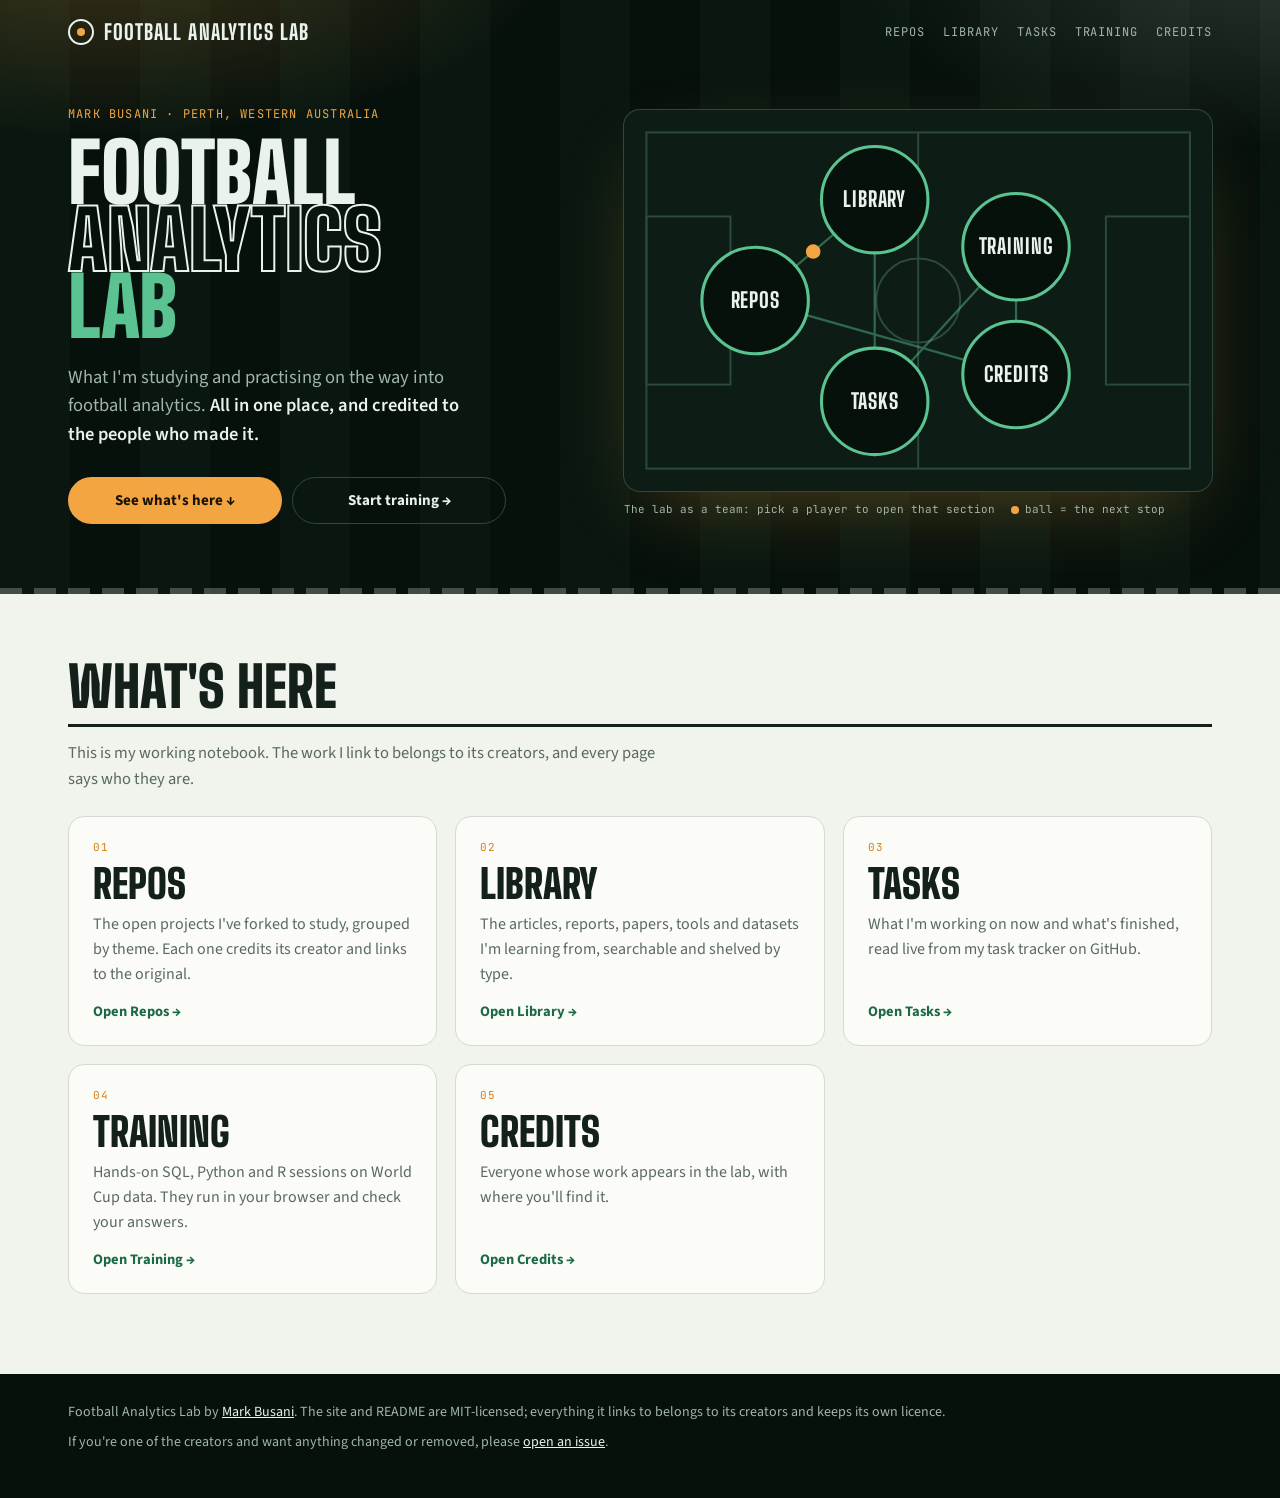
<file: index.html>
<!doctype html>
<html lang="en">
<head>
<meta charset="utf-8">
<meta name="viewport" content="width=device-width, initial-scale=1, viewport-fit=cover">
<title>Football Analytics Lab</title>
<meta name="description" content="Mark Busani's football analytics lab: the projects, reading and hands-on practice from the way into football analytics, all in one place and credited to the people who made them.">
<meta property="og:title" content="Football Analytics Lab">
<meta property="og:description" content="The projects, reading and hands-on practice from one person's way into football analytics, credited to the people who made them.">
<link rel="preconnect" href="https://fonts.googleapis.com">
<link rel="preconnect" href="https://fonts.gstatic.com" crossorigin>
<link rel="stylesheet" href="https://fonts.googleapis.com/css2?family=Big+Shoulders+Display:wght@600;800;900&family=Source+Sans+3:wght@400;500;600;700&family=JetBrains+Mono:wght@400;500&display=swap">
<link rel="stylesheet" href="assets/site.css">
<link rel="stylesheet" href="assets/site-big.css">
<style>
/* Layout: the front door. A night hero whose figure is a map of the site, then one card per section saying what's there.
   Both are drawn from LAB.SECTIONS in assets/site.js, so a new section appears here and in the menu with one edit. */
figure.net svg{display:block;width:100%;aspect-ratio:105/68;border-radius:16px;background:var(--night-2);box-shadow:0 0 0 1px var(--nline),0 30px 80px -30px rgba(242,165,65,.35)}
.map-line{fill:none;stroke:var(--nline);stroke-width:.7}
.map-pass{fill:none;stroke:var(--grass);stroke-width:.8;stroke-opacity:.45}
.map-node circle{fill:var(--night);stroke:var(--grass);stroke-width:1.1;transition:stroke .2s,fill .2s}
.map-node text{fill:var(--chalk);font-family:var(--display);font-weight:800;font-size:7.5px;letter-spacing:.04em;text-transform:uppercase;text-anchor:middle}
.map-node:hover circle,.map-node:focus-visible circle{stroke:var(--flood);fill:var(--night-2)}
.map-ball{fill:var(--flood)}
.guide{display:grid;grid-template-columns:repeat(auto-fit,minmax(280px,1fr));gap:18px;margin-top:24px}
.stop{display:flex;flex-direction:column;gap:8px;padding:22px 24px;background:var(--surface);border:1.5px solid var(--line);border-radius:16px;color:var(--fg);text-decoration:none;transition:border-color .2s,transform .25s}
.stop:hover{border-color:var(--turf);transform:translateY(-2px)}
.stop small{font-family:var(--mono);font-size:11px;letter-spacing:.08em;color:var(--amber)}
.stop b{font-family:var(--display);font-weight:900;font-size:40px;line-height:1;text-transform:uppercase}
.stop span{color:var(--muted);font-size:16px}
.stop em{margin-top:auto;padding-top:6px;font-style:normal;font-weight:700;font-size:14.5px;color:var(--turf)}
@media (prefers-reduced-motion:reduce){.stop{transition:none}.stop:hover{transform:none}}
</style>
<script src="assets/site.js"></script>
</head>
<body>

<header class="hero">
  <nav class="top" data-root=""></nav>
  <div class="wrap hero-grid">
    <div>
      <div class="eyebrow">Mark Busani · Perth, Western Australia</div>
      <h1>Football<span class="l2">Analytics</span><span class="l3">Lab</span></h1>
      <p class="lede"><span>What I'm studying and practising on the way into football analytics. <b>All in one place, and credited to the people who made it.</b></span><span class="sizer" aria-hidden="true">The reports, papers and tools I'm learning from on the way into football analytics. <b>Shelved in one place, and credited to the people who made them.</b></span><span class="sizer" aria-hidden="true">The jobs I'm working through on the way into football analytics. <b>Tracked with Beads, and read live from my lab on GitHub.</b></span><span class="sizer" aria-hidden="true">The repos, notebooks and people I'm learning from on the way into football analytics. <b>Forked into my lab, and credited to the people who built them.</b></span></p>
      <div class="cta">
        <a class="go" href="#guide">See what's here ↓</a>
        <a class="gh" href="training/">Start training →</a>
      </div>
    </div>
    <figure class="net">
      <svg id="map" viewBox="0 0 210 136" role="group" aria-label="A map of the site, drawn as players on a pitch: each player links to a section"></svg>
      <figcaption><span>The lab as a team: pick a player to open that section</span><span><i></i>ball = the next stop</span></figcaption>
    </figure>
  </div>
  <div class="touchline" aria-hidden="true"></div>
</header>

<main><div class="wrap">
  <section id="guide">
    <div class="sec-head"><h2>What's here</h2></div>
    <p class="sec-note">This is my working notebook. The work I link to belongs to its creators, and every page says who they are.</p>
    <div class="guide" id="stops"></div>
  </section>
</div></main>

<footer><div class="wrap">
  <span>Football Analytics Lab by <a href="https://github.com/mbusani">Mark Busani</a>. The site and README are MIT-licensed; everything it links to belongs to its creators and keeps its own licence.</span>
  <span>If you're one of the creators and want anything changed or removed, please <a href="https://github.com/mbusani/football-analytics-lab/issues">open an issue</a>.</span>
</div></footer>

<script>
/* ---------- old links: the repos and credits used to be sections of this page ---------- */
if(location.hash==="#repos") location.replace("repos/");
if(location.hash==="#credits") location.replace("credits/");

/* ---------- one card per section ---------- */
document.getElementById("stops").innerHTML=LAB.SECTIONS.map((s,i)=>`<a class="stop" href="${s.path}"><small>${String(i+1).padStart(2,"0")}</small><b>${s.name}</b><span>${s.what}</span><em>Open ${s.name} →</em></a>`).join("");

/* ---------- the site map: each section is a player on a night pitch, with the ball passed between them ---------- */
(function map(){
  const W=210,H=136,m=8,cx=W/2,cy=H/2,reduce=matchMedia("(prefers-reduced-motion: reduce)").matches;
  const spots=[[.2,.5],[.42,.2],[.42,.8],[.68,.34],[.68,.72]];   // spread across the pitch, one per section
  const P=LAB.SECTIONS.map((s,i)=>{const [u,v]=spots[i%spots.length];return {s,x:m+u*(W-2*m),y:m+v*(H-2*m)}});
  const line=P.map(p=>`${p.x} ${p.y}`).join(" L"),route=`M${line} Z`;
  let svg=`<g class="map-line"><rect x="${m}" y="${m}" width="${W-2*m}" height="${H-2*m}"/><line x1="${cx}" y1="${m}" x2="${cx}" y2="${H-m}"/><circle cx="${cx}" cy="${cy}" r="15"/><rect x="${m}" y="${cy-30}" width="30" height="60"/><rect x="${W-m-30}" y="${cy-30}" width="30" height="60"/></g>`;
  svg+=`<path class="map-pass" d="${route}"/>`;
  svg+=P.map(p=>`<a class="map-node" href="${p.s.path}" aria-label="${p.s.name}"><circle cx="${p.x}" cy="${p.y}" r="19"/><text x="${p.x}" y="${p.y+2.6}">${p.s.name}</text></a>`).join("");
  // the ball travels the same route; it sits still for anyone who prefers reduced motion
  svg+=`<circle class="map-ball" r="2.6" cx="${reduce?P[0].x:0}" cy="${reduce?P[0].y-19:0}">${reduce?"":`<animateMotion dur="14s" repeatCount="indefinite" path="${route}"/>`}</circle>`;
  document.getElementById("map").innerHTML=svg;
})();
</script>
</body>
</html>
</file>
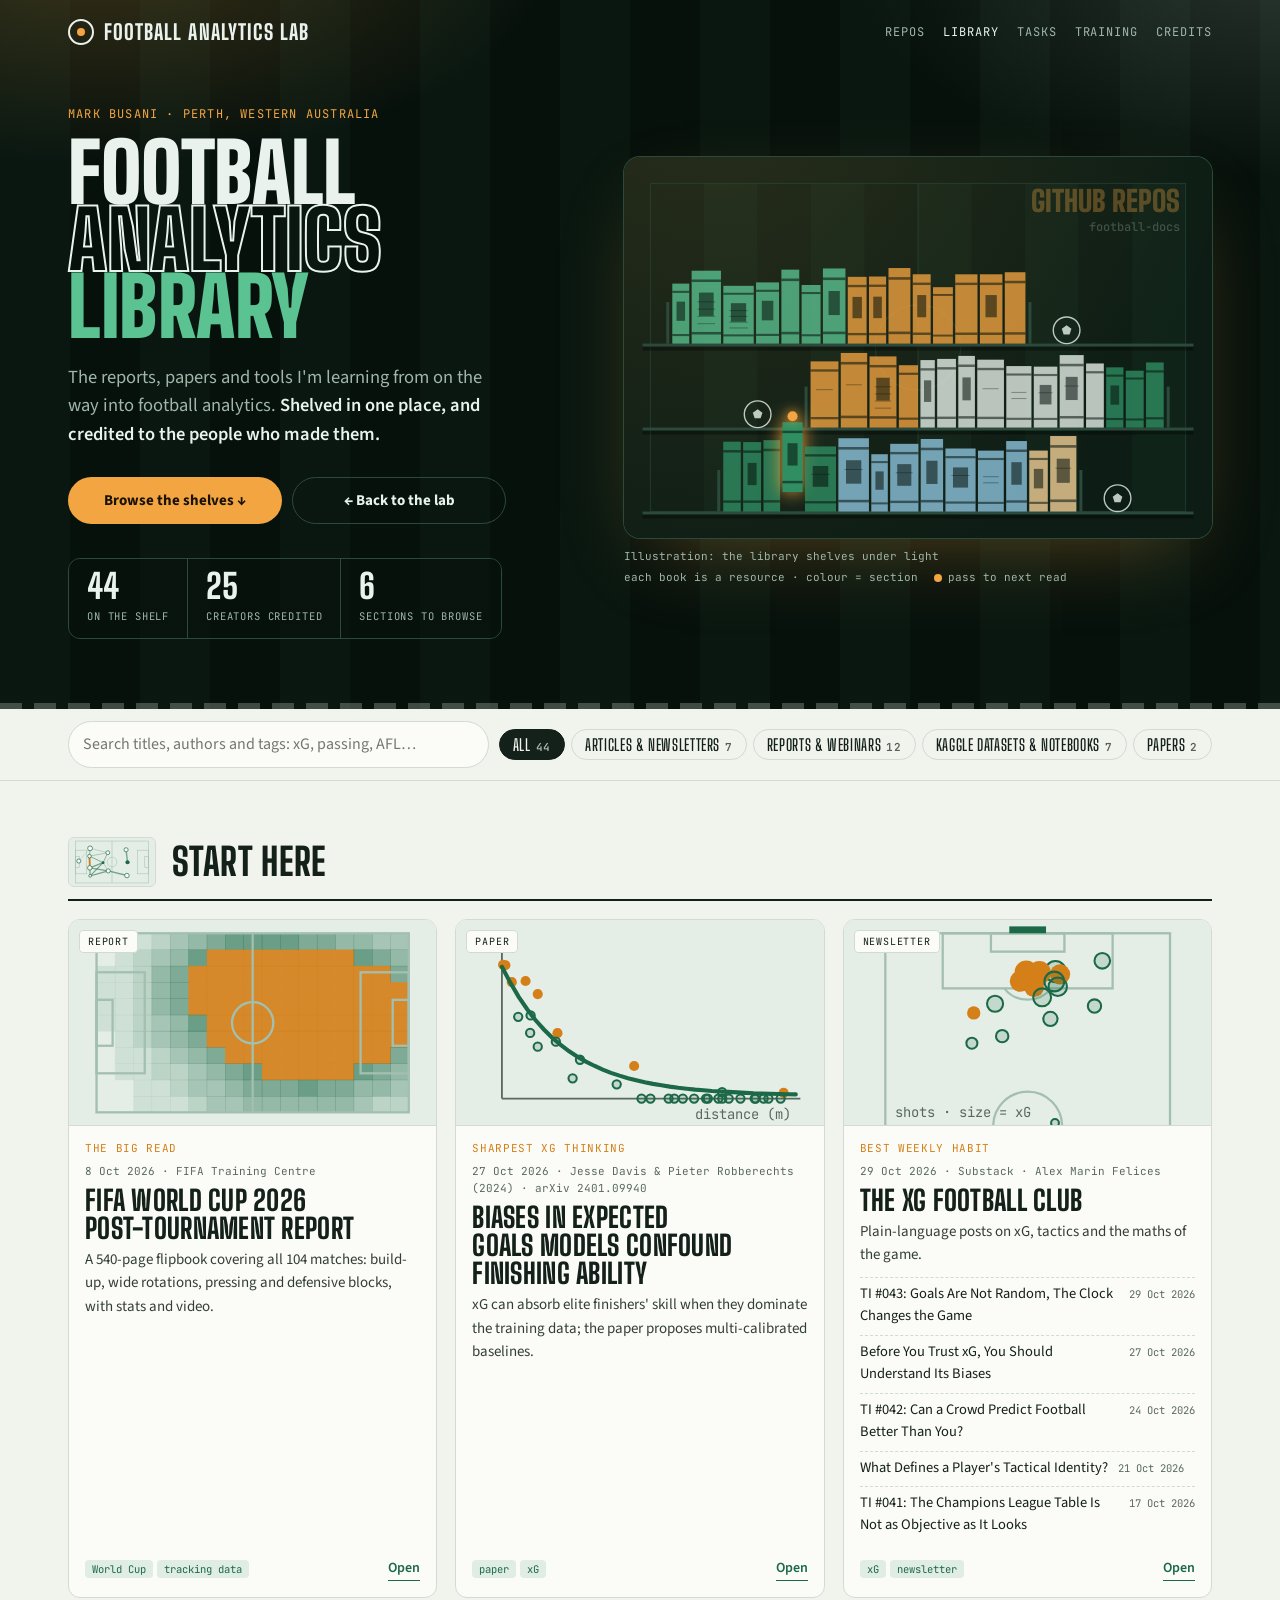
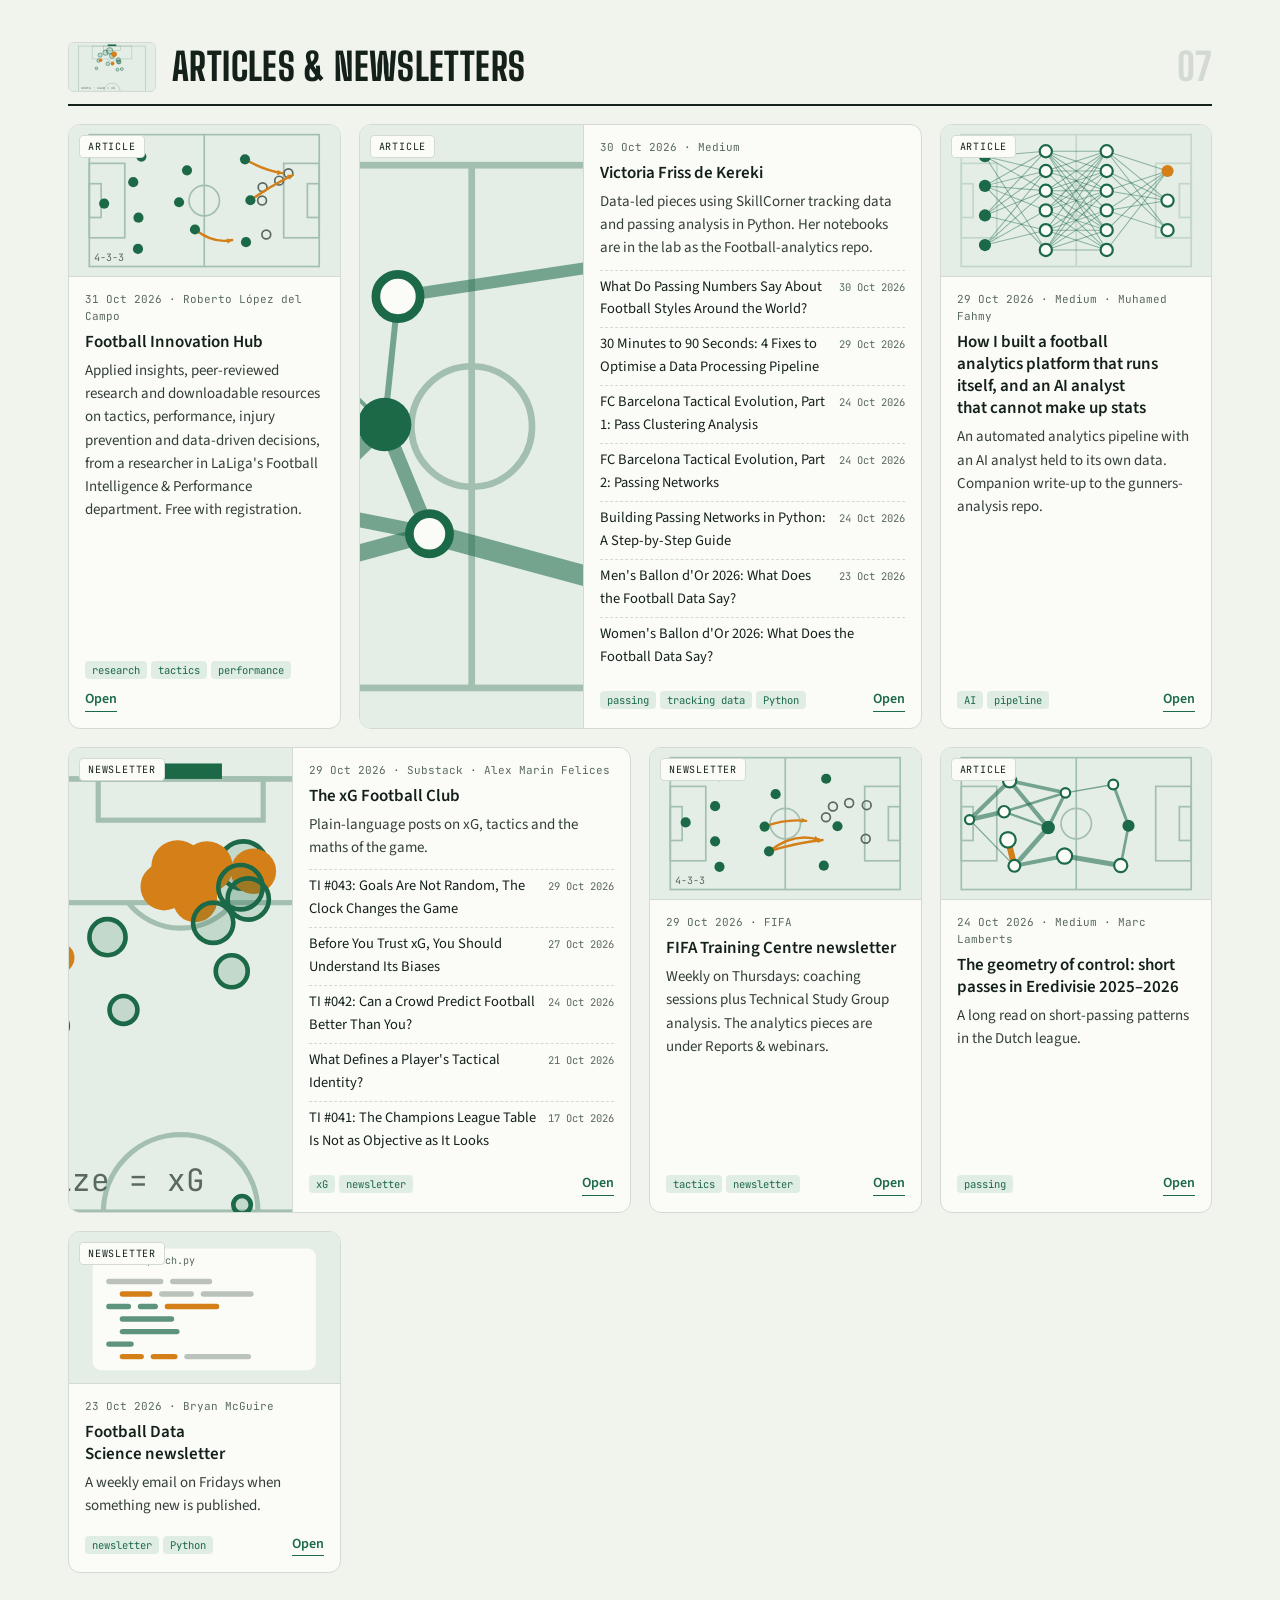
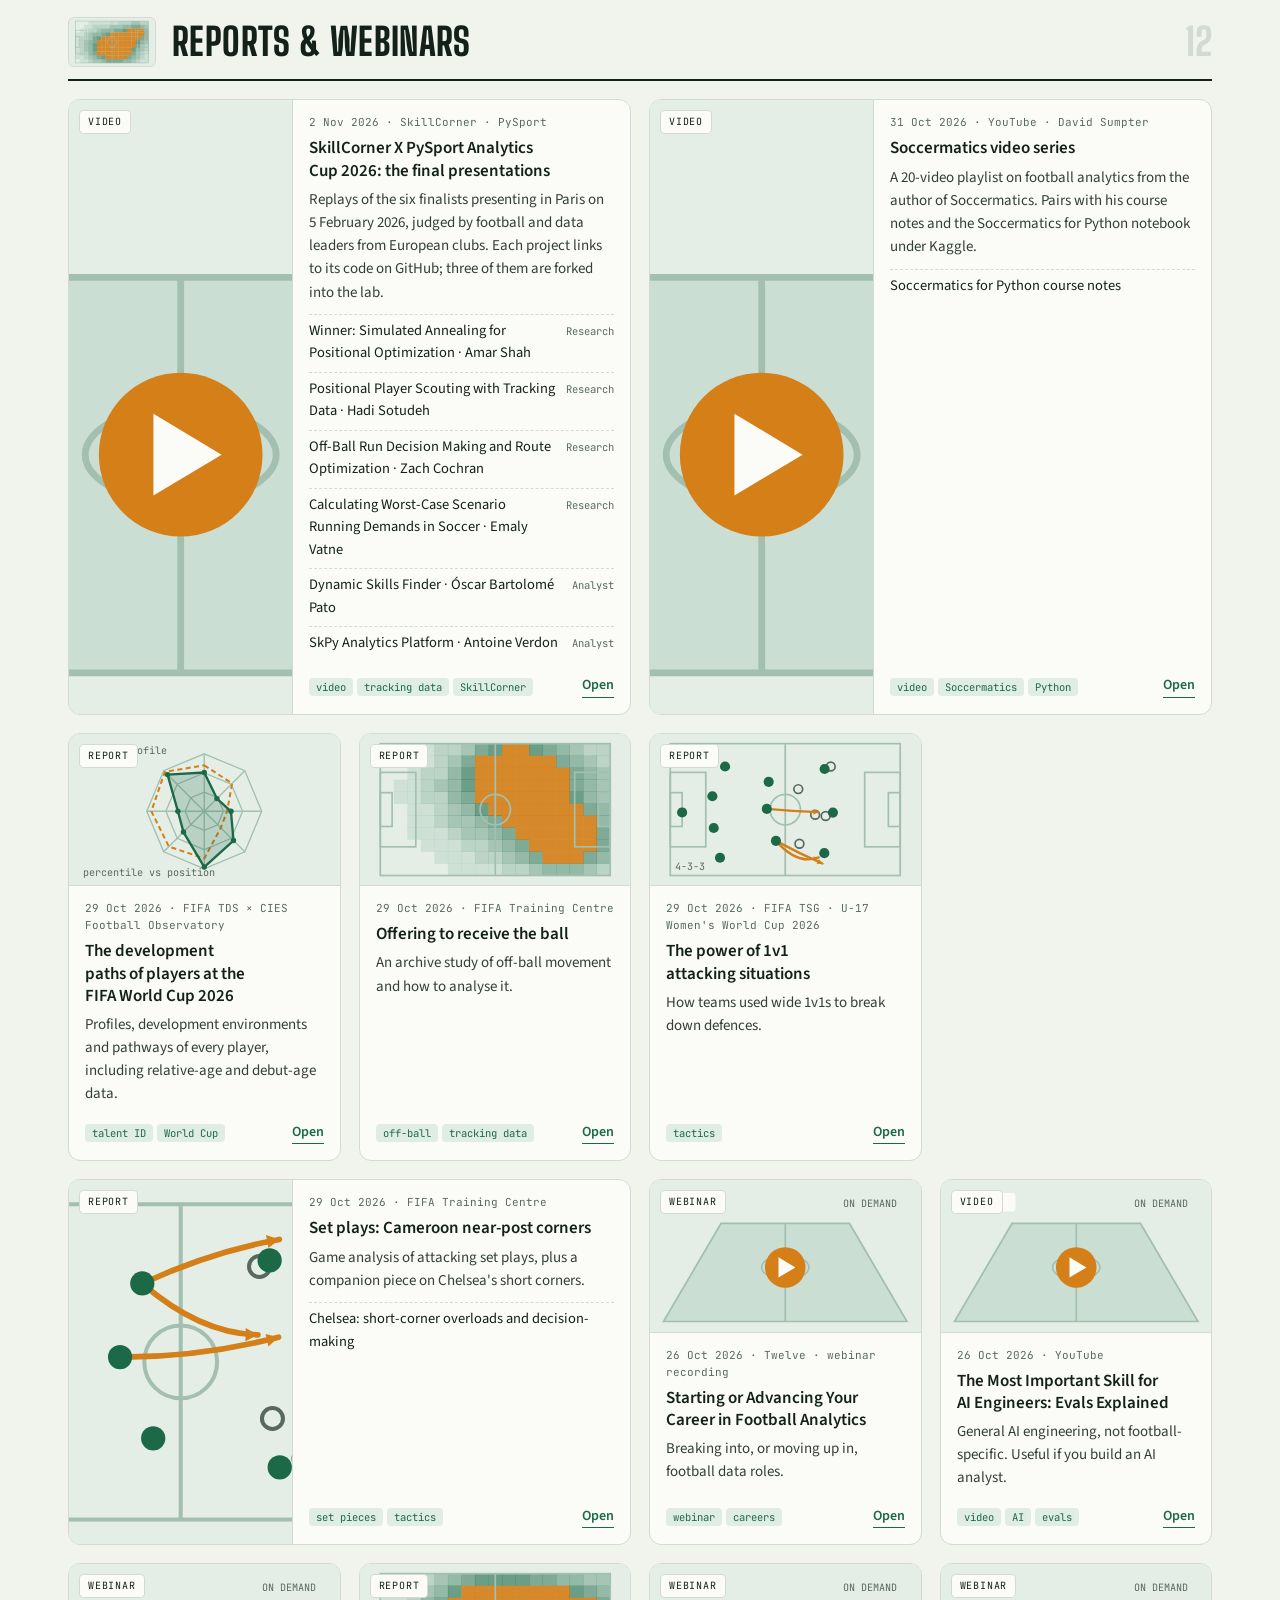
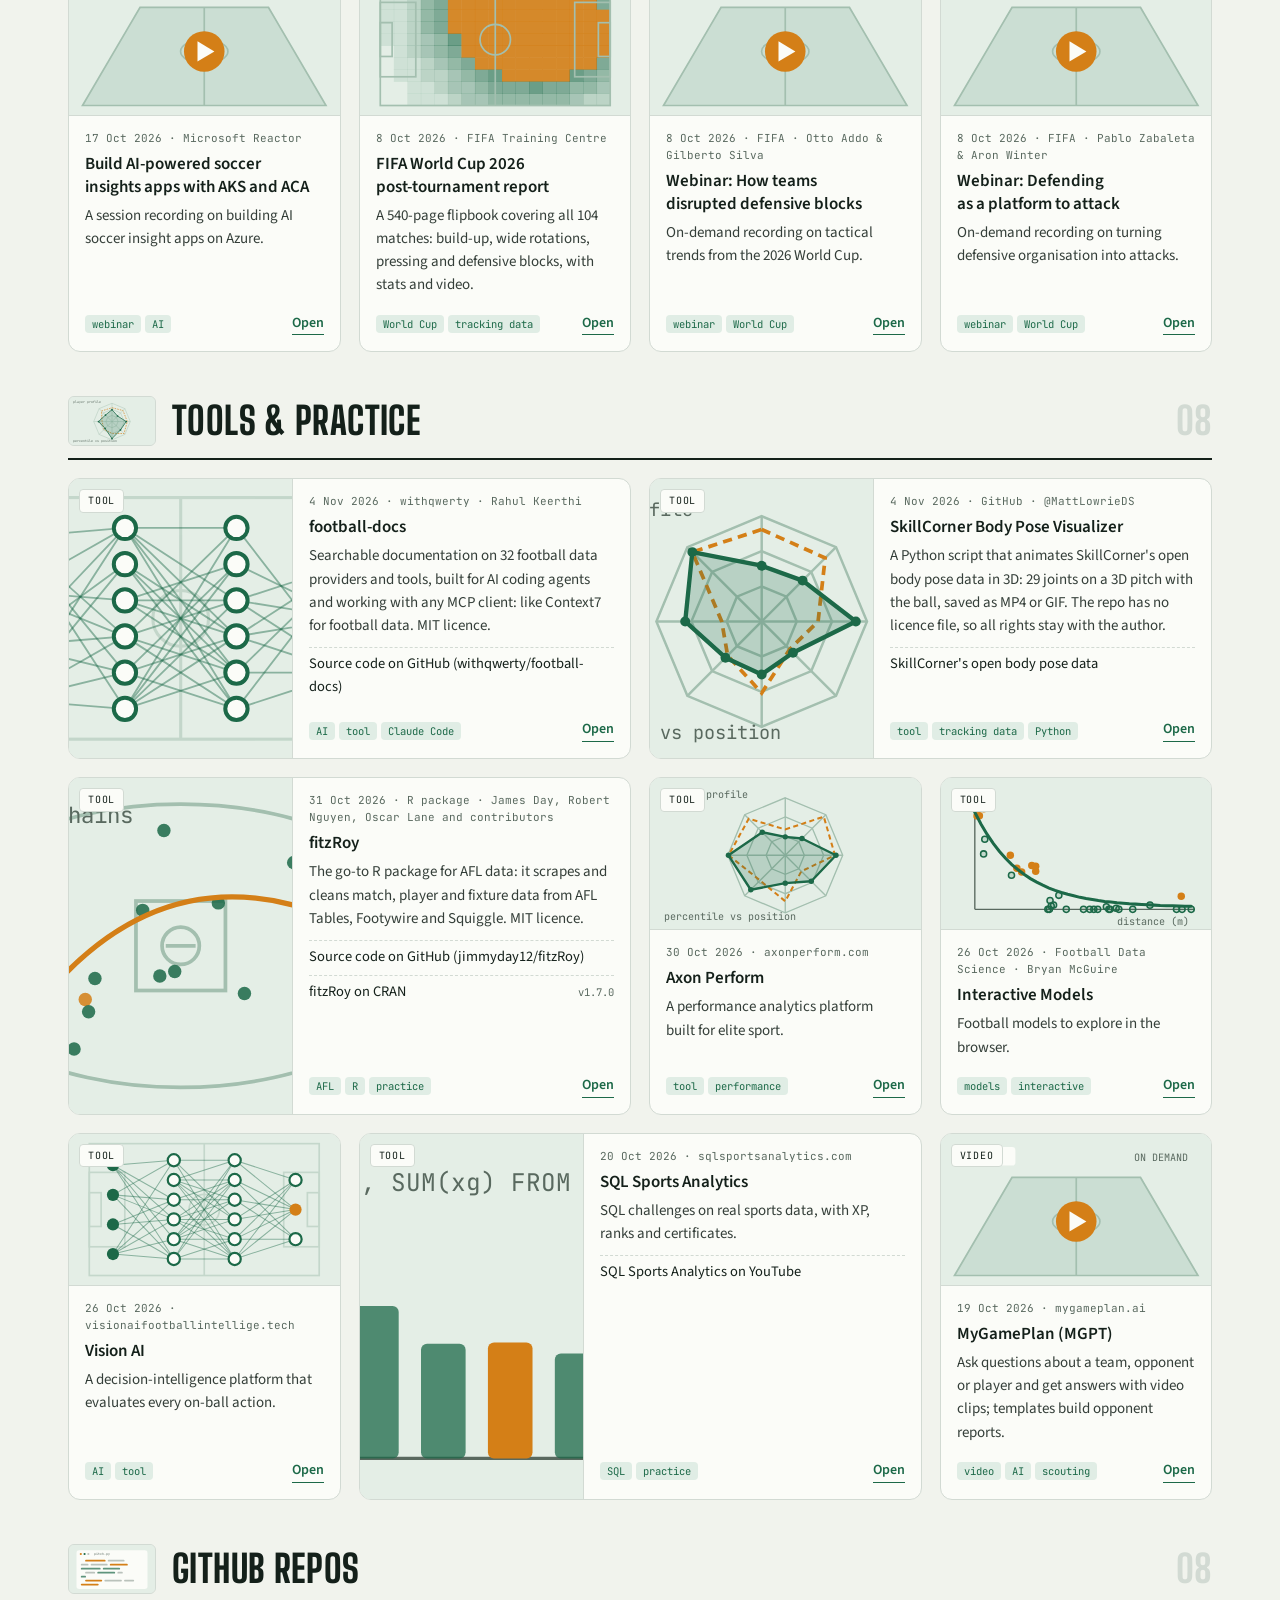
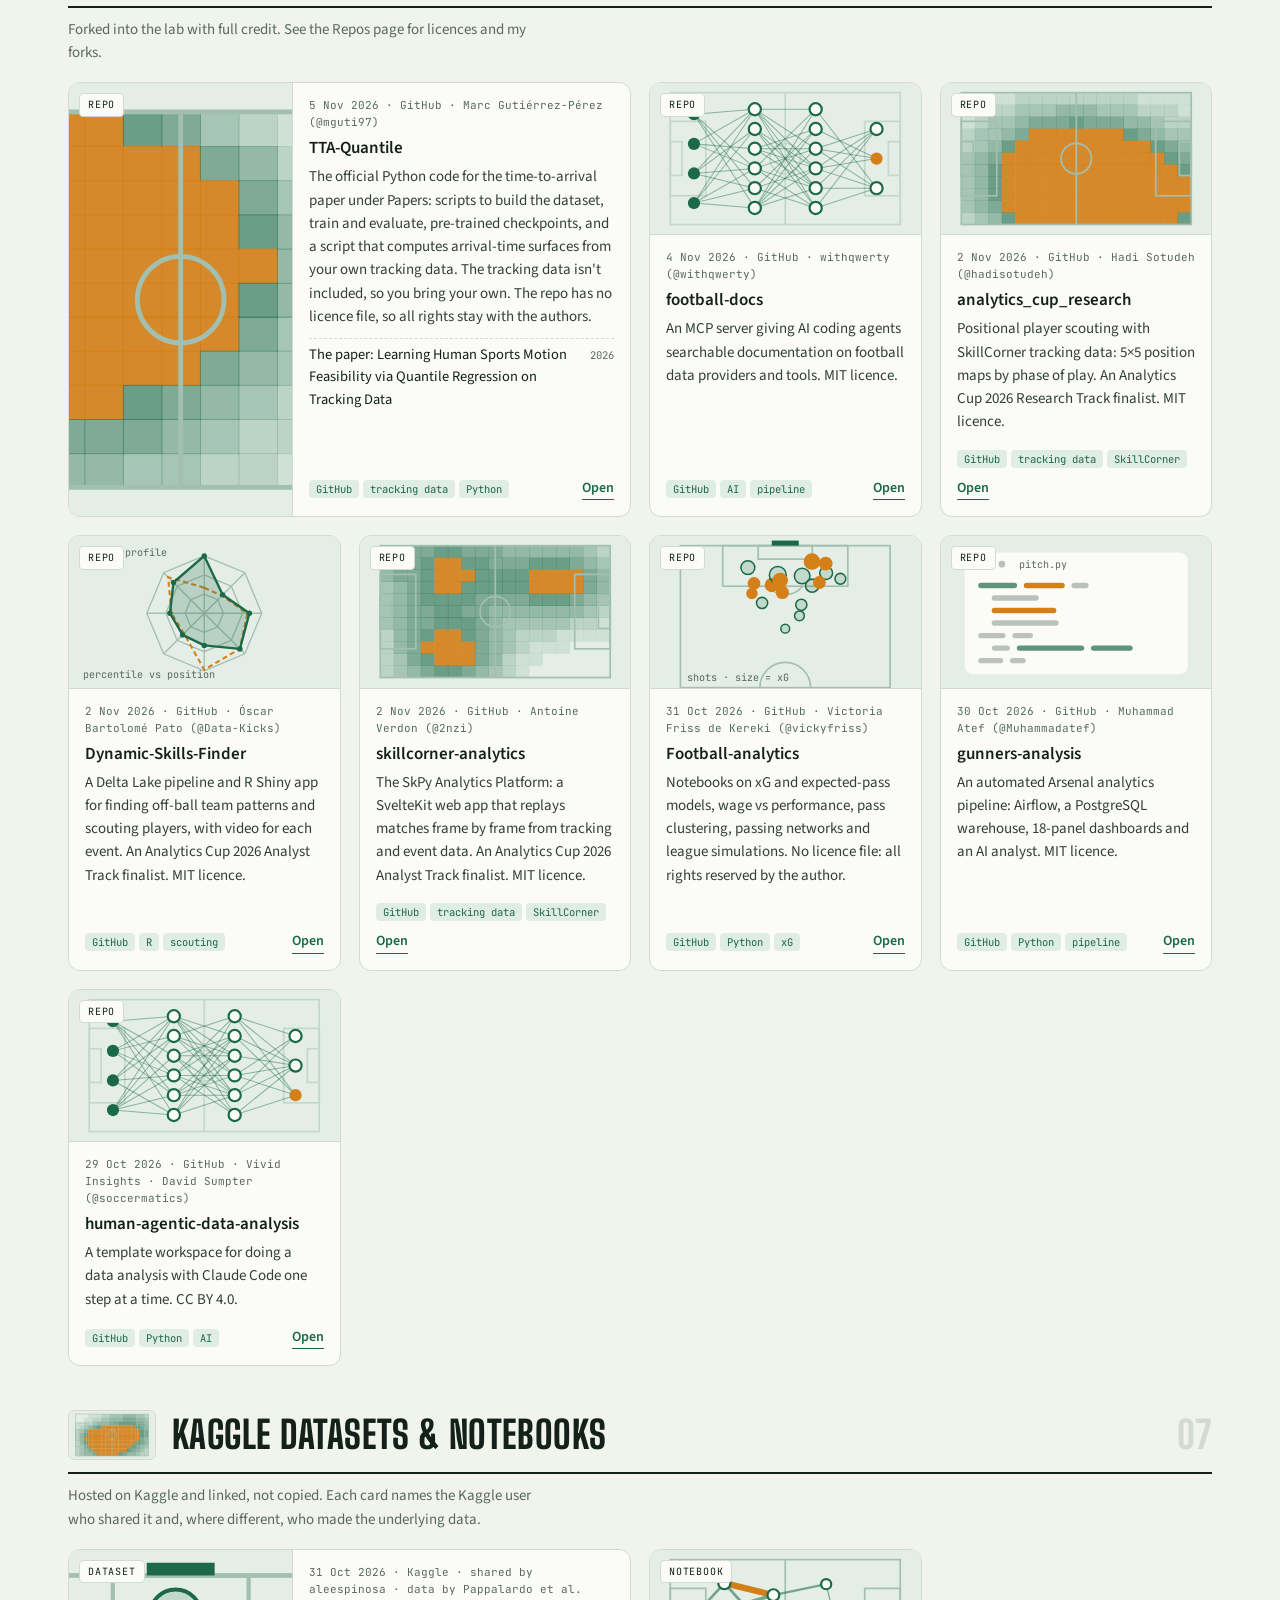
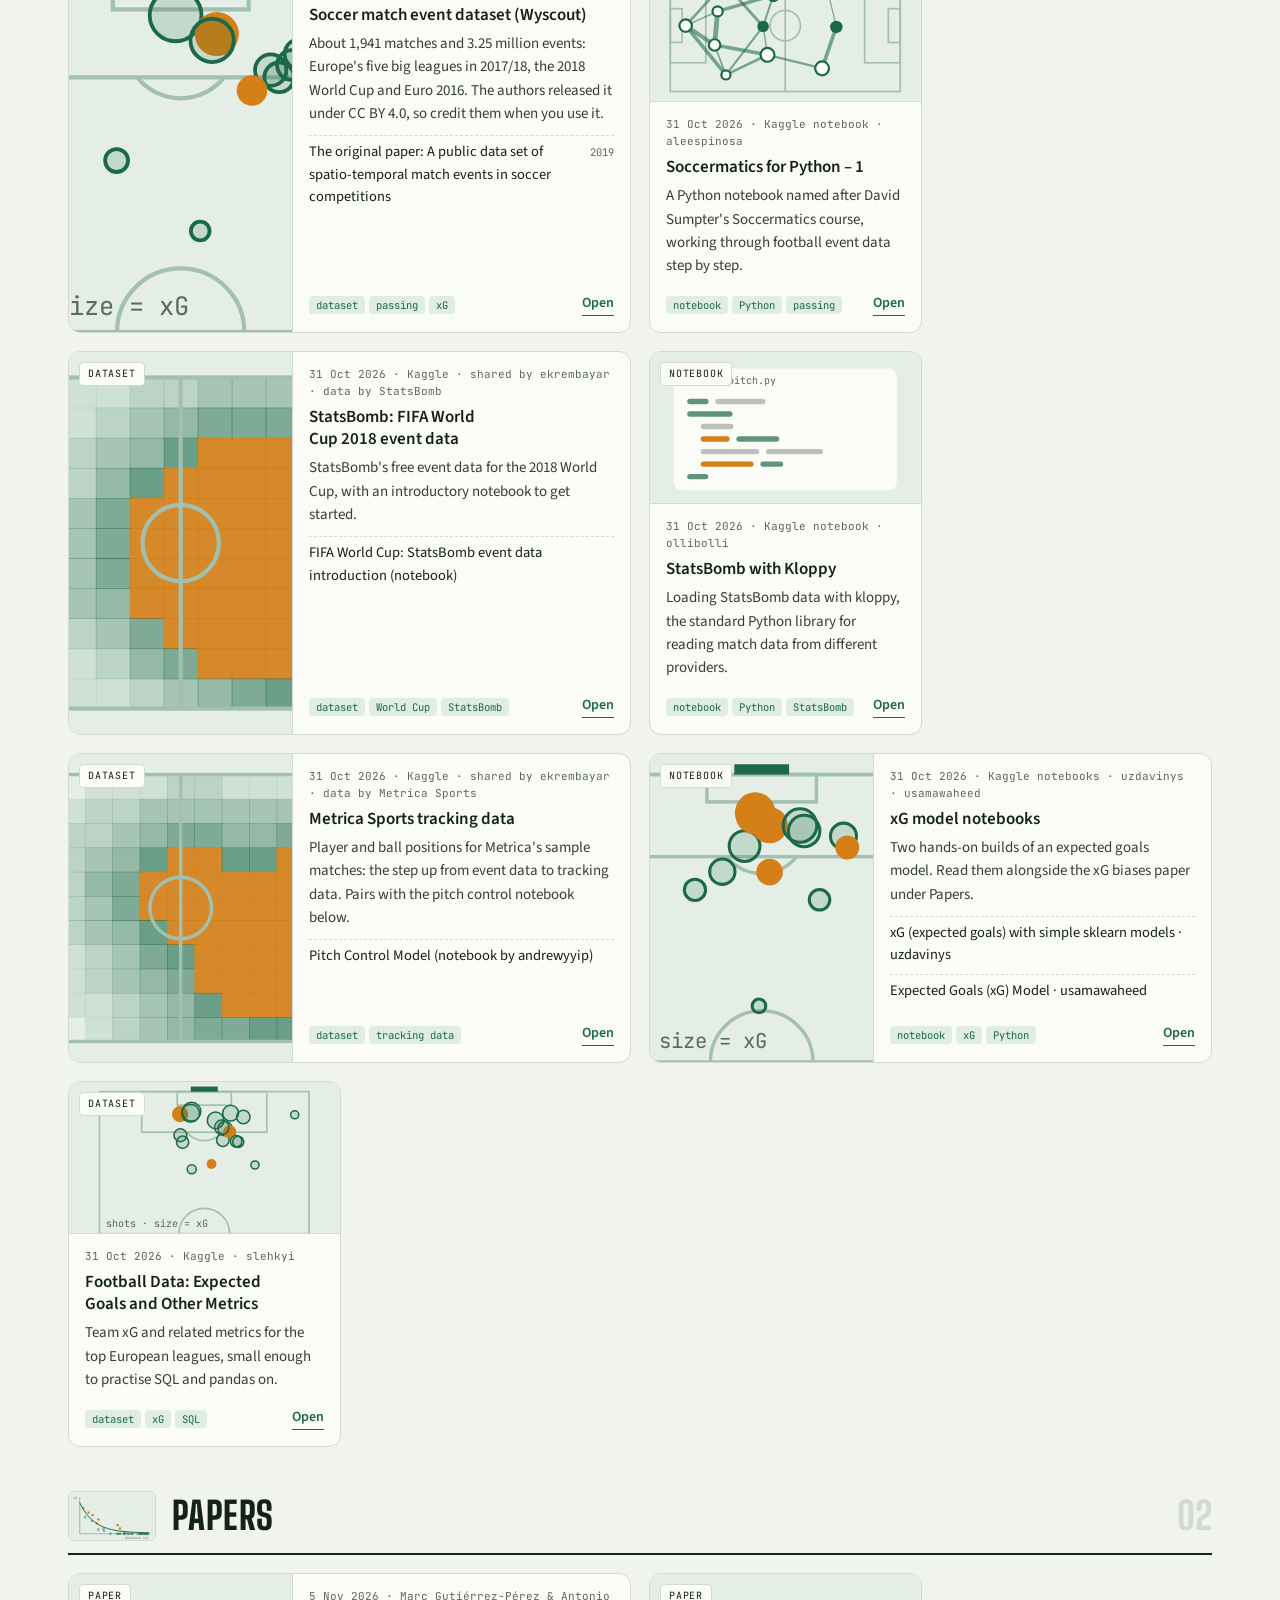
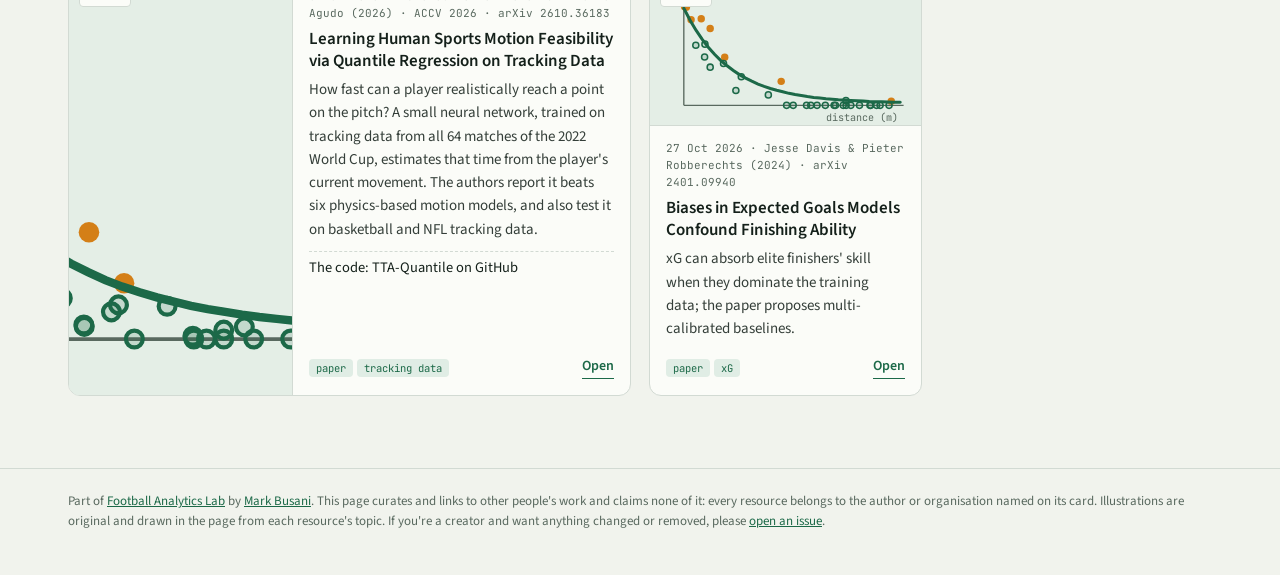
<file: library/index.html>
<!doctype html>
<html lang="en">
<head>
<meta charset="utf-8">
<meta name="viewport" content="width=device-width, initial-scale=1, viewport-fit=cover">
<meta name="description" content="A curated football analytics library: articles, reports, tools, repos and papers, each credited to its author.">
<title>Library · Football Analytics Lab</title>
<link rel="preconnect" href="https://fonts.googleapis.com">
<link rel="preconnect" href="https://fonts.gstatic.com" crossorigin>
<link rel="stylesheet" href="https://fonts.googleapis.com/css2?family=Big+Shoulders+Display:wght@600;800;900&family=Source+Sans+3:wght@400;500;600;700&family=JetBrains+Mono:wght@400;500&display=swap">
<link rel="stylesheet" href="../assets/site.css">
<style>
/* Layout: a matchday analysis programme. Night hero (shared with the lab home page) with floodlit shelves, three "start here" picks,
   then sections of cards, each fronted by an original pitch-data illustration drawn from its topic. */
.bar .wrap{padding-block:12px;display:flex;flex-wrap:wrap;gap:10px;align-items:center}
.bar input{flex:1 1 260px;min-width:0;font:inherit;padding:10px 14px;border:1px solid var(--line);border-radius:999px;background:var(--surface);color:var(--fg)}
.chips{display:flex;flex-wrap:wrap;gap:6px}
.chip{font-family:var(--display);font-weight:600;font-size:16px;letter-spacing:.04em;text-transform:uppercase;padding:5px 13px;border:1px solid var(--line);border-radius:999px;background:transparent;color:var(--fg);cursor:pointer}
.chip:hover{border-color:var(--turf)}
.chip[aria-pressed="true"]{background:var(--fg);color:var(--bg);border-color:var(--fg)}
.chip .n{font-family:var(--mono);font-size:11px;opacity:.7;margin-left:5px}
.sec-icon{width:88px;height:50px;flex:none;border-radius:6px;overflow:hidden;border:1px solid var(--line);background:var(--pitch)}
.sec-icon svg{display:block;width:100%;height:100%}
/* Featured */
.feat-grid{display:grid;grid-template-columns:repeat(auto-fit,minmax(280px,1fr));gap:18px;margin-top:18px}
.feat .ctitle{font-family:var(--display);font-weight:800;font-size:28px;line-height:1;text-transform:uppercase;letter-spacing:.01em}
.feat .why{font-family:var(--mono);font-size:11px;color:var(--amber);text-transform:uppercase;letter-spacing:.06em}
/* Cards */
.grid{display:grid;grid-template-columns:repeat(auto-fill,minmax(272px,1fr));gap:18px;margin-top:18px}
.card{background:var(--surface);border:1px solid var(--line);border-radius:12px;overflow:hidden;display:flex;flex-direction:column;min-width:0;transition:border-color .2s,transform .25s}
.card:hover{border-color:var(--turf);transform:translateY(-2px)}
.thumb{position:relative;aspect-ratio:16/9;background:var(--pitch);border-bottom:1px solid var(--line);overflow:hidden}
.thumb svg{display:block;width:100%;height:100%;transition:transform .5s ease}
.card:hover .thumb svg{transform:scale(1.05)}
.badge{position:absolute;left:10px;top:10px;font-family:var(--mono);font-size:10px;text-transform:uppercase;letter-spacing:.08em;background:var(--surface);color:var(--fg);padding:3px 8px;border-radius:4px;border:1px solid var(--line)}
.flag{position:absolute;right:10px;top:10px;font-family:var(--mono);font-size:10px;text-transform:uppercase;letter-spacing:.06em;background:var(--amber);color:var(--bg);padding:3px 8px;border-radius:4px;font-weight:500}
.cbody{padding:14px 16px 16px;display:flex;flex-direction:column;gap:6px;flex:1;min-width:0}
.cmeta{font-family:var(--mono);font-size:11px;color:var(--muted);overflow-wrap:anywhere}
.ctitle{font-weight:600;font-size:17px;line-height:1.3;margin:0;overflow-wrap:anywhere;text-wrap:balance}
.ctitle a{color:var(--fg);text-decoration:none}
.ctitle a:hover{color:var(--turf)}
.note{margin:0;font-size:15px;color:var(--fg);opacity:.86}
.sub{margin:4px 0 0;padding:0;list-style:none;display:grid;gap:2px}
.sub li{display:flex;gap:10px;align-items:baseline;padding:5px 0;border-top:1px dashed var(--line);font-size:14.5px}
.sub li a{color:var(--fg);text-decoration:none;flex:1;min-width:0}
.sub li a:hover{color:var(--turf);text-decoration:underline}
.sub .d{font-family:var(--mono);font-size:10.5px;color:var(--muted);flex:none}
.cfoot{margin-top:auto;padding-top:10px;display:flex;flex-wrap:wrap;gap:10px;align-items:center;justify-content:space-between}
.tags{display:flex;flex-wrap:wrap;gap:4px}
.tag{font-family:var(--mono);font-size:10.5px;padding:2px 7px;border-radius:4px;background:var(--turf-soft);color:var(--turf);border:0;cursor:pointer}
.tag:hover{background:var(--turf);color:var(--surface)}
.links{display:flex;gap:12px;font-size:14px;font-weight:600}
.links a{text-decoration:none;border-bottom:1.5px solid currentColor}
.links a.email{color:var(--muted)}
@media (min-width:760px){
  .card.wide{grid-column:span 2;flex-direction:row}
  .card.wide .thumb{flex:0 0 40%;aspect-ratio:auto;border-bottom:0;border-right:1px solid var(--line)}
}
.empty{padding:40px 0;color:var(--muted);font-size:17px}
/* SVG illustration classes (every shape gets an explicit fill) */
.pf{fill:var(--pitch)}
.pl{fill:none;stroke:var(--pline);stroke-width:1}
.mk{fill:var(--turf)}
.hi{fill:var(--amber)}
.sf{fill:var(--surface)}
.mo{fill:var(--turf);fill-opacity:.16;stroke:var(--turf);stroke-width:.9}
.ed{fill:none;stroke:var(--turf);stroke-linecap:round}
.eh{fill:none;stroke:var(--amber);stroke-linecap:round}
.nd{fill:var(--surface);stroke:var(--turf);stroke-width:1.3}
.op{fill:none;stroke:var(--muted);stroke-width:1}
.tx{fill:var(--muted);font-family:var(--mono);font-size:6px}
.cm{fill:var(--muted);fill-opacity:.4}
.rf{fill:var(--turf);fill-opacity:.22;stroke:var(--turf);stroke-width:1.4;stroke-linejoin:round}
.rg{fill:none;stroke:var(--pline);stroke-width:.8}
.ra{fill:none;stroke:var(--amber);stroke-width:1.2;stroke-dasharray:3 2}
.ax{fill:none;stroke:var(--muted);stroke-width:.8}
@media (max-width:520px){.sec-icon{width:64px;height:36px}.sec-head .count{font-size:28px}}
@media (prefers-reduced-motion:reduce){html{scroll-behavior:auto}.card,.thumb svg{transition:none}.card:hover{transform:none}.card:hover .thumb svg{transform:none}}
</style>
<script src="../assets/site.js"></script>
</head>
<body>

<header class="hero">
  <nav class="top" data-root="../" data-current="library"></nav>
  <div class="wrap hero-grid">
    <div>
      <div class="eyebrow">Mark Busani · Perth, Western Australia</div>
      <h1>Football<span class="l2">Analytics</span><span class="l3">Library</span></h1>
      <p class="lede"><span>The reports, papers and tools I'm learning from on the way into football analytics. <b>Shelved in one place, and credited to the people who made them.</b></span><span class="sizer" aria-hidden="true">The repos, notebooks and people I'm learning from on the way into football analytics. <b>Forked into my lab, and credited to the people who built them.</b></span><span class="sizer" aria-hidden="true">The jobs I'm working through on the way into football analytics. <b>Tracked with Beads, and read live from my lab on GitHub.</b></span></p>
      <div class="cta">
        <a class="go" href="#list">Browse the shelves ↓</a>
        <a class="gh" href="../">← Back to the lab</a>
      </div>
      <div class="scoreboard" id="stats" aria-label="Library at a glance"></div>
    </div>
    <figure class="net">
      <canvas id="hero" role="img" aria-label="Animated illustration of floodlit library shelves, one book per resource, with a ball passed from book to book"></canvas>
      <figcaption><span>Illustration: the library shelves under light</span><span>each book is a resource · colour = section</span><span><i></i>pass to next read</span></figcaption>
    </figure>
  </div>
  <div class="touchline" aria-hidden="true"></div>
</header>

<div class="bar"><div class="wrap">
  <label for="q" style="position:absolute;left:-9999px">Search resources</label>
  <input id="q" type="search" placeholder="Search titles, authors and tags: xG, passing, AFL…">
  <div class="chips" id="chips" role="group" aria-label="Filter by section"></div>
</div></div>

<main><div class="wrap" id="list"></div></main>

<footer><div class="wrap">Part of <a href="../">Football Analytics Lab</a> by <a href="https://github.com/mbusani">Mark Busani</a>. This page curates and links to other people's work and claims none of it: every resource belongs to the author or organisation named on its card. Illustrations are original and drawn in the page from each resource's topic. If you're a creator and want anything changed or removed, please <a href="https://github.com/mbusani/football-analytics-lab/issues">open an issue</a>.</div></footer>

<script>
const G = id => "";
const SECTIONS = [
  {id:"articles", name:"Articles & newsletters", icon:"shotmap"},
  {id:"reports",  name:"Reports & webinars",    icon:"heatmap"},
  {id:"tools",    name:"Tools & practice",      icon:"radar", menu:false},
  {id:"repos",    name:"GitHub repos",          icon:"code", menu:false, note:"Forked into the lab with full credit. See the Repos page for licences and my forks."},
  {id:"kaggle",   name:"Kaggle datasets & notebooks", icon:"heatmap", note:"Hosted on Kaggle and linked, not copied. Each card names the Kaggle user who shared it and, where different, who made the underlying data."},
  {id:"code",     name:"Papers",                icon:"curve"}
];
const R = [
  // Articles & newsletters
  {s:"articles", d:"2026-10-29", t:"How I built a football analytics platform that runs itself, and an AI analyst that cannot make up stats", src:"Medium · Muhamed Fahmy", note:"An automated analytics pipeline with an AI analyst held to its own data. Companion write-up to the gunners-analysis repo.", tags:["AI","pipeline"], url:"https://medium.com/@muhamedfahmy7474/how-i-built-a-football-analytics-platform-that-runs-itself-and-an-ai-analyst-that-cannot-make-up-5a26fa00b93f"},
  {s:"articles", d:"2026-10-29", t:"The xG Football Club", src:"Substack · Alex Marin Felices", note:"Plain-language posts on xG, tactics and the maths of the game.", tags:["xG","newsletter"], url:"https://thexgfootballclub.substack.com",
    sub:[
      {t:"TI #043: Goals Are Not Random, The Clock Changes the Game", d:"29 Oct 2026"},
      {t:"Before You Trust xG, You Should Understand Its Biases", d:"27 Oct 2026", url:"https://thexgfootballclub.substack.com/p/before-you-trust-xg-you-should-understand"},
      {t:"TI #042: Can a Crowd Predict Football Better Than You?", d:"24 Oct 2026"},
      {t:"What Defines a Player's Tactical Identity?", d:"21 Oct 2026"},
      {t:"TI #041: The Champions League Table Is Not as Objective as It Looks", d:"17 Oct 2026"}
    ]},
  {s:"articles", d:"2026-10-30", t:"Victoria Friss de Kereki", src:"Medium", note:"Data-led pieces using SkillCorner tracking data and passing analysis in Python. Her notebooks are in the lab as the Football-analytics repo.", tags:["passing","tracking data","Python"], url:"https://medium.com/@vickyfrissdekereki",
    sub:[
      {t:"What Do Passing Numbers Say About Football Styles Around the World?", d:"30 Oct 2026"},
      {t:"30 Minutes to 90 Seconds: 4 Fixes to Optimise a Data Processing Pipeline", d:"29 Oct 2026"},
      {t:"FC Barcelona Tactical Evolution, Part 1: Pass Clustering Analysis", d:"24 Oct 2026"},
      {t:"FC Barcelona Tactical Evolution, Part 2: Passing Networks", d:"24 Oct 2026"},
      {t:"Building Passing Networks in Python: A Step-by-Step Guide", d:"24 Oct 2026"},
      {t:"Men's Ballon d'Or 2026: What Does the Football Data Say?", d:"23 Oct 2026", url:"https://medium.com/p/db9a0f057bfd"},
      {t:"Women's Ballon d'Or 2026: What Does the Football Data Say?", d:"", url:"https://medium.com/@vickyfrissdekereki/womens-ballon-d-or-2026-what-does-the-football-data-say-c811b90e364e"}
    ]},
  {s:"articles", d:"2026-10-24", t:"The geometry of control: short passes in Eredivisie 2025–2026", src:"Medium · Marc Lamberts", note:"A long read on short-passing patterns in the Dutch league.", tags:["passing"], url:"https://medium.com/@marclamberts"},
  {s:"articles", d:"2026-10-23", t:"Football Data Science newsletter", src:"Bryan McGuire", note:"A weekly email on Fridays when something new is published.", tags:["newsletter","Python"], url:"https://www.footballdatascience.co.uk"},
  {s:"articles", d:"2026-10-31", t:"Football Innovation Hub", src:"Roberto López del Campo", note:"Applied insights, peer-reviewed research and downloadable resources on tactics, performance, injury prevention and data-driven decisions, from a researcher in LaLiga's Football Intelligence & Performance department. Free with registration.", tags:["research","tactics","performance"], url:"https://footballinnovationhub.com"},
  {s:"articles", d:"2026-10-29", t:"FIFA Training Centre newsletter", src:"FIFA", note:"Weekly on Thursdays: coaching sessions plus Technical Study Group analysis. The analytics pieces are under Reports & webinars.", tags:["tactics","newsletter"], url:"https://www.fifatrainingcentre.com/en/"},

  // Reports & webinars
  {s:"reports", d:"2026-10-26", t:"Starting or Advancing Your Career in Football Analytics", src:"Twelve · webinar recording", note:"Breaking into, or moving up in, football data roles.", tags:["webinar","careers"], url:"https://twelve.football/webinar/starting-or-advancing-your-career-in-football-data"},
  {s:"reports", d:"2026-10-26", t:"The Most Important Skill for AI Engineers: Evals Explained", src:"YouTube", note:"General AI engineering, not football-specific. Useful if you build an AI analyst.", tags:["video","AI","evals"], url:"https://www.youtube.com/watch?v=MltkRz94SWA"},
  {s:"reports", d:"2026-10-08", t:"FIFA World Cup 2026 post-tournament report", src:"FIFA Training Centre", note:"A 540-page flipbook covering all 104 matches: build-up, wide rotations, pressing and defensive blocks, with stats and video.", tags:["World Cup","tracking data"], url:"https://www.fifatrainingcentre.com/en/fifa-world-cup-2026/tournament-page--fifa-world-cup-2026.php"},
  {s:"reports", d:"2026-10-08", t:"Webinar: How teams disrupted defensive blocks", src:"FIFA · Otto Addo & Gilberto Silva", note:"On-demand recording on tactical trends from the 2026 World Cup.", tags:["webinar","World Cup"], url:"https://www.fifatrainingcentre.com/en/fwc26-silva-addo-webinar.php"},
  {s:"reports", d:"2026-10-08", t:"Webinar: Defending as a platform to attack", src:"FIFA · Pablo Zabaleta & Aron Winter", note:"On-demand recording on turning defensive organisation into attacks.", tags:["webinar","World Cup"], url:"https://www.fifatrainingcentre.com/en/fwc26-zabaleta-winter-webinar.php"},
  {s:"reports", d:"2026-10-29", t:"The development paths of players at the FIFA World Cup 2026", src:"FIFA TDS × CIES Football Observatory", note:"Profiles, development environments and pathways of every player, including relative-age and debut-age data.", tags:["talent ID","World Cup"], url:"https://www.fifatrainingcentre.com/en/environment/resources/high-performance/the-development-paths-of-players-at-the-fifa-world-cup-2026.php"},
  {s:"reports", d:"2026-10-29", t:"Offering to receive the ball", src:"FIFA Training Centre", note:"An archive study of off-ball movement and how to analyse it.", tags:["off-ball","tracking data"], url:"https://www.fifatrainingcentre.com/en/game/performance-analysis/football-language-analysis/offering-to-receive.php"},
  {s:"reports", d:"2026-10-29", t:"The power of 1v1 attacking situations", src:"FIFA TSG · U-17 Women's World Cup 2026", note:"How teams used wide 1v1s to break down defences.", tags:["tactics"], url:"https://www.fifatrainingcentre.com/en/game/tournaments/fu17wwcfu17wwc/2026/the-power-of-1v1-attacking-situations.php"},
  {s:"reports", d:"2026-10-29", t:"Set plays: Cameroon near-post corners", src:"FIFA Training Centre", note:"Game analysis of attacking set plays, plus a companion piece on Chelsea's short corners.", tags:["set pieces","tactics"], url:"https://www.fifatrainingcentre.com/en/game/game-analysis/set-plays/corners/attacking-corners-cameroon.php",
    sub:[{t:"Chelsea: short-corner overloads and decision-making", d:"", url:"https://www.fifatrainingcentre.com/en/game/game-analysis/set-plays/set-play-routines/short-corners-structure-and-decision-making-in-chelseas-set-plays.php"}]},
  {s:"reports", d:"2026-10-31", t:"Soccermatics video series", src:"YouTube · David Sumpter", note:"A 20-video playlist on football analytics from the author of Soccermatics. Pairs with his course notes and the Soccermatics for Python notebook under Kaggle.", tags:["video","Soccermatics","Python"], url:"https://www.youtube.com/playlist?list=PL1l4FWuN4OlHwrnVJDoKutg6VCcPhdJiq",
    sub:[{t:"Soccermatics for Python course notes", d:"", url:"https://soccermatics.readthedocs.io/"}]},
  {s:"reports", d:"2026-11-02", t:"SkillCorner X PySport Analytics Cup 2026: the final presentations", src:"SkillCorner · PySport", note:"Replays of the six finalists presenting in Paris on 5 February 2026, judged by football and data leaders from European clubs. Each project links to its code on GitHub; three of them are forked into the lab.", tags:["video","tracking data","SkillCorner"], url:"https://skillcorner.com/event-2026/analytics-cup-2026-presentations",
    sub:[
      {t:"Winner: Simulated Annealing for Positional Optimization · Amar Shah", d:"Research", url:"https://github.com/amarshah1999/analytics_cup_research"},
      {t:"Positional Player Scouting with Tracking Data · Hadi Sotudeh", d:"Research", url:"https://github.com/hadisotudeh/analytics_cup_research"},
      {t:"Off-Ball Run Decision Making and Route Optimization · Zach Cochran", d:"Research", url:"https://github.com/zcochran4275/skill_corner_analytics_cup_tracking_data_research"},
      {t:"Calculating Worst-Case Scenario Running Demands in Soccer · Emaly Vatne", d:"Research"},
      {t:"Dynamic Skills Finder · Óscar Bartolomé Pato", d:"Analyst", url:"https://github.com/Data-Kicks/Dynamic-Skills-Finder"},
      {t:"SkPy Analytics Platform · Antoine Verdon", d:"Analyst", url:"https://github.com/2nzi/skillcorner-analytics"}
    ]},
  {s:"reports", d:"2026-10-17", t:"Build AI-powered soccer insights apps with AKS and ACA", src:"Microsoft Reactor", note:"A session recording on building AI soccer insight apps on Azure.", tags:["webinar","AI"], url:"https://www.youtube.com/watch?v=EQ187ohgCbo"},

  // Tools & practice
  {s:"tools", d:"2026-10-30", t:"Axon Perform", src:"axonperform.com", note:"A performance analytics platform built for elite sport.", tags:["tool","performance"], url:"https://www.axonperform.com/"},
  {s:"tools", d:"2026-10-26", t:"Interactive Models", src:"Football Data Science · Bryan McGuire", note:"Football models to explore in the browser.", tags:["models","interactive"], url:"https://www.footballdatascience.co.uk/models"},
  {s:"tools", d:"2026-10-26", t:"Vision AI", src:"visionaifootballintellige.tech", note:"A decision-intelligence platform that evaluates every on-ball action.", tags:["AI","tool"], url:"https://www.visionaifootballintellige.tech/"},
  {s:"tools", d:"2026-10-20", t:"SQL Sports Analytics", src:"sqlsportsanalytics.com", note:"SQL challenges on real sports data, with XP, ranks and certificates.", tags:["SQL","practice"], url:"https://sqlsportsanalytics.com",
    sub:[{t:"SQL Sports Analytics on YouTube", d:"", url:"https://www.youtube.com/@SQLSportsAnalytics"}]},
  {s:"tools", d:"2026-10-31", t:"fitzRoy", src:"R package · James Day, Robert Nguyen, Oscar Lane and contributors", note:"The go-to R package for AFL data: it scrapes and cleans match, player and fixture data from AFL Tables, Footywire and Squiggle. MIT licence.", tags:["AFL","R","practice"], url:"https://jimmyday12.github.io/fitzRoy/",
    sub:[{t:"Source code on GitHub (jimmyday12/fitzRoy)", d:"", url:"https://github.com/jimmyday12/fitzRoy"},{t:"fitzRoy on CRAN", d:"v1.7.0", url:"https://cran.r-project.org/package=fitzRoy"}]},
  {s:"tools", d:"2026-11-04", t:"football-docs", src:"withqwerty · Rahul Keerthi", note:"Searchable documentation on 32 football data providers and tools, built for AI coding agents and working with any MCP client: like Context7 for football data. MIT licence.", tags:["AI","tool","Claude Code"], url:"https://nutmeg.withqwerty.com/football-docs/",
    sub:[{t:"Source code on GitHub (withqwerty/football-docs)", d:"", url:"https://github.com/withqwerty/football-docs"}]},
  {s:"tools", d:"2026-11-04", t:"SkillCorner Body Pose Visualizer", src:"GitHub · @MattLowrieDS", note:"A Python script that animates SkillCorner's open body pose data in 3D: 29 joints on a 3D pitch with the ball, saved as MP4 or GIF. The repo has no licence file, so all rights stay with the author.", tags:["tool","tracking data","Python"], url:"https://github.com/MattLowrieDS/skillcorner_pose_viz",
    sub:[{t:"SkillCorner's open body pose data", d:"", url:"https://github.com/SkillCorner/opendata/tree/master/data/bodypose"}]},
  {s:"tools", d:"2026-10-19", t:"MyGamePlan (MGPT)", src:"mygameplan.ai", note:"Ask questions about a team, opponent or player and get answers with video clips; templates build opponent reports.", tags:["video","AI","scouting"], url:"https://www.mygameplan.ai/"},

  // GitHub repos (forked into the lab)
  {s:"repos", d:"2026-10-31", t:"Football-analytics", src:"GitHub · Victoria Friss de Kereki (@vickyfriss)", note:"Notebooks on xG and expected-pass models, wage vs performance, pass clustering, passing networks and league simulations. No licence file: all rights reserved by the author.", tags:["GitHub","Python","xG"], url:"https://github.com/vickyfriss/Football-analytics"},
  {s:"repos", d:"2026-10-30", t:"gunners-analysis", src:"GitHub · Muhammad Atef (@Muhammadatef)", note:"An automated Arsenal analytics pipeline: Airflow, a PostgreSQL warehouse, 18-panel dashboards and an AI analyst. MIT licence.", tags:["GitHub","Python","pipeline"], url:"https://github.com/Muhammadatef/gunners-analysis"},
  {s:"repos", d:"2026-10-29", t:"human-agentic-data-analysis", src:"GitHub · Vivid Insights · David Sumpter (@soccermatics)", note:"A template workspace for doing a data analysis with Claude Code one step at a time. CC BY 4.0.", tags:["GitHub","Python","AI"], url:"https://github.com/Vivid-Insights/human-agentic-data-analysis"},

  {s:"repos", d:"2026-11-02", t:"analytics_cup_research", src:"GitHub · Hadi Sotudeh (@hadisotudeh)", note:"Positional player scouting with SkillCorner tracking data: 5×5 position maps by phase of play. An Analytics Cup 2026 Research Track finalist. MIT licence.", tags:["GitHub","tracking data","SkillCorner"], url:"https://github.com/hadisotudeh/analytics_cup_research"},
  {s:"repos", d:"2026-11-02", t:"Dynamic-Skills-Finder", src:"GitHub · Óscar Bartolomé Pato (@Data-Kicks)", note:"A Delta Lake pipeline and R Shiny app for finding off-ball team patterns and scouting players, with video for each event. An Analytics Cup 2026 Analyst Track finalist. MIT licence.", tags:["GitHub","R","scouting"], url:"https://github.com/Data-Kicks/Dynamic-Skills-Finder"},
  {s:"repos", d:"2026-11-02", t:"skillcorner-analytics", src:"GitHub · Antoine Verdon (@2nzi)", note:"The SkPy Analytics Platform: a SvelteKit web app that replays matches frame by frame from tracking and event data. An Analytics Cup 2026 Analyst Track finalist. MIT licence.", tags:["GitHub","tracking data","SkillCorner"], url:"https://github.com/2nzi/skillcorner-analytics"},
  {s:"repos", d:"2026-11-04", t:"football-docs", src:"GitHub · withqwerty (@withqwerty)", note:"An MCP server giving AI coding agents searchable documentation on football data providers and tools. MIT licence.", tags:["GitHub","AI","pipeline"], url:"https://github.com/withqwerty/football-docs"},
  {s:"repos", d:"2026-11-05", t:"TTA-Quantile", src:"GitHub · Marc Gutiérrez-Pérez (@mguti97)", note:"The official Python code for the time-to-arrival paper under Papers: scripts to build the dataset, train and evaluate, pre-trained checkpoints, and a script that computes arrival-time surfaces from your own tracking data. The tracking data isn't included, so you bring your own. The repo has no licence file, so all rights stay with the authors.", tags:["GitHub","tracking data","Python"], url:"https://github.com/mguti97/TTA-Quantile",
    sub:[{t:"The paper: Learning Human Sports Motion Feasibility via Quantile Regression on Tracking Data", d:"2026", url:"https://arxiv.org/abs/2610.36183"}]},

  // Kaggle datasets & notebooks
  {s:"kaggle", d:"2026-10-31", t:"Soccer match event dataset (Wyscout)", src:"Kaggle · shared by aleespinosa · data by Pappalardo et al.", note:"About 1,941 matches and 3.25 million events: Europe's five big leagues in 2017/18, the 2018 World Cup and Euro 2016. The authors released it under CC BY 4.0, so credit them when you use it.", tags:["dataset","passing","xG"], url:"https://www.kaggle.com/datasets/aleespinosa/soccer-match-event-dataset",
    sub:[{t:"The original paper: A public data set of spatio-temporal match events in soccer competitions", d:"2019", url:"https://pmc.ncbi.nlm.nih.gov/articles/PMC6817871"}]},
  {s:"kaggle", d:"2026-10-31", t:"Soccermatics for Python – 1", src:"Kaggle notebook · aleespinosa", note:"A Python notebook named after David Sumpter's Soccermatics course, working through football event data step by step.", tags:["notebook","Python","passing"], url:"https://www.kaggle.com/code/aleespinosa/soccermatics-for-python-1"},
  {s:"kaggle", d:"2026-10-31", t:"StatsBomb: FIFA World Cup 2018 event data", src:"Kaggle · shared by ekrembayar · data by StatsBomb", note:"StatsBomb's free event data for the 2018 World Cup, with an introductory notebook to get started.", tags:["dataset","World Cup","StatsBomb"], url:"https://www.kaggle.com/datasets/ekrembayar/statsbomb-football-event-data",
    sub:[{t:"FIFA World Cup: StatsBomb event data introduction (notebook)", d:"", url:"https://www.kaggle.com/code/ekrembayar/fifa-world-cup-statsbomb-event-data-introduction"}]},
  {s:"kaggle", d:"2026-10-31", t:"StatsBomb with Kloppy", src:"Kaggle notebook · ollibolli", note:"Loading StatsBomb data with kloppy, the standard Python library for reading match data from different providers.", tags:["notebook","Python","StatsBomb"], url:"https://www.kaggle.com/code/ollibolli/statsbomb-with-kloppy"},
  {s:"kaggle", d:"2026-10-31", t:"Metrica Sports tracking data", src:"Kaggle · shared by ekrembayar · data by Metrica Sports", note:"Player and ball positions for Metrica's sample matches: the step up from event data to tracking data. Pairs with the pitch control notebook below.", tags:["dataset","tracking data"], url:"https://www.kaggle.com/datasets/ekrembayar/metrica-sports-football-tracking-data",
    sub:[{t:"Pitch Control Model (notebook by andrewyyip)", d:"", url:"https://www.kaggle.com/code/andrewyyip/pitch-control-model"}]},
  {s:"kaggle", d:"2026-10-31", t:"xG model notebooks", src:"Kaggle notebooks · uzdavinys · usamawaheed", note:"Two hands-on builds of an expected goals model. Read them alongside the xG biases paper under Papers.", tags:["notebook","xG","Python"], url:"https://www.kaggle.com/code/uzdavinys/xg-expected-goals-with-simple-sklearn-models",
    sub:[{t:"xG (expected goals) with simple sklearn models · uzdavinys", d:"", url:"https://www.kaggle.com/code/uzdavinys/xg-expected-goals-with-simple-sklearn-models"},{t:"Expected Goals (xG) Model · usamawaheed", d:"", url:"https://www.kaggle.com/code/usamawaheed/expected-goals-xg-model"}]},
  {s:"kaggle", d:"2026-10-31", t:"Football Data: Expected Goals and Other Metrics", src:"Kaggle · slehkyi", note:"Team xG and related metrics for the top European leagues, small enough to practise SQL and pandas on.", tags:["dataset","xG","SQL"], url:"https://www.kaggle.com/datasets/slehkyi/extended-football-stats-for-european-leagues-xg"},

  // Papers
  {s:"code", d:"2026-10-27", t:"Biases in Expected Goals Models Confound Finishing Ability", src:"Jesse Davis & Pieter Robberechts (2024) · arXiv 2401.09940", note:"xG can absorb elite finishers' skill when they dominate the training data; the paper proposes multi-calibrated baselines.", tags:["paper","xG"], url:"https://arxiv.org/abs/2401.09940"},
  {s:"code", d:"2026-11-05", t:"Learning Human Sports Motion Feasibility via Quantile Regression on Tracking Data", src:"Marc Gutiérrez-Pérez & Antonio Agudo (2026) · ACCV 2026 · arXiv 2610.36183", note:"How fast can a player realistically reach a point on the pitch? A small neural network, trained on tracking data from all 64 matches of the 2022 World Cup, estimates that time from the player's current movement. The authors report it beats six physics-based motion models, and also test it on basketball and NFL tracking data.", tags:["paper","tracking data"], url:"https://arxiv.org/abs/2610.36183",
    sub:[{t:"The code: TTA-Quantile on GitHub", d:"", url:"https://github.com/mguti97/TTA-Quantile"}]}
];
const FEATURED = [
  {t:"FIFA World Cup 2026 post-tournament report", why:"The big read"},
  {t:"Biases in Expected Goals Models Confound Finishing Ability", why:"Sharpest xG thinking"},
  {t:"The xG Football Club", why:"Best weekly habit"}
];

/* ---------- Illustrations: original SVG drawn from each topic ---------- */
function rng(str){let h=1779033703^str.length;for(let i=0;i<str.length;i++){h=Math.imul(h^str.charCodeAt(i),3432918353);h=h<<13|h>>>19}let a=h>>>0;return()=>{a|=0;a=a+0x6D2B79F5|0;let t=Math.imul(a^a>>>15,1|a);t=t+Math.imul(t^t>>>7,61|t)^t;return((t^t>>>14)>>>0)/4294967296}}
const r1 = n => Math.round(n*10)/10;
const PX=12,PY=6,PW=136,PH=78;
const map = (u,v) => [r1(PX+u*PW), r1(PY+v*PH)];
const bgRect = '<rect class="pf" x="0" y="0" width="160" height="90"/>';
function pitchLines(){const cx=PX+PW/2,cy=PY+PH/2,bd=21,bh=44,sd=7,sh=20;
  return `<g class="pl"><rect x="${PX}" y="${PY}" width="${PW}" height="${PH}"/><line x1="${cx}" y1="${PY}" x2="${cx}" y2="${PY+PH}"/><circle cx="${cx}" cy="${cy}" r="9"/><rect x="${PX}" y="${cy-bh/2}" width="${bd}" height="${bh}"/><rect x="${PX+PW-bd}" y="${cy-bh/2}" width="${bd}" height="${bh}"/><rect x="${PX}" y="${cy-sh/2}" width="${sd}" height="${sh}"/><rect x="${PX+PW-sd}" y="${cy-sh/2}" width="${sd}" height="${sh}"/></g>`}
function gauss(R){return Math.sqrt(-2*Math.log(R()||1e-6))*Math.cos(6.283*R())}
function arrow(x1,y1,qx,qy,x2,y2,cls){const a=Math.atan2(y2-qy,x2-qx),s=3.4;
  const p1=[x2-s*Math.cos(a-.5),y2-s*Math.sin(a-.5)],p2=[x2-s*Math.cos(a+.5),y2-s*Math.sin(a+.5)];
  return `<path class="${cls}" stroke-width="1.4" d="M${r1(x1)} ${r1(y1)} Q${r1(qx)} ${r1(qy)} ${r1(x2)} ${r1(y2)}"/><polygon class="hi" points="${r1(x2)},${r1(y2)} ${r1(p1[0])},${r1(p1[1])} ${r1(p2[0])},${r1(p2[1])}"/>`}

const DRAW = {
  shotmap(R){const cx=80,top=6;let s=bgRect+`<g class="pl"><rect x="18" y="${top}" width="124" height="84"/><rect x="${cx-37}" y="${top}" width="74" height="24"/><rect x="${cx-16}" y="${top}" width="32" height="8"/><path d="M${cx-10.2} ${top+24} A13 13 0 0 0 ${cx+10.2} ${top+24}"/><path d="M${cx-15} 90 A15 15 0 0 1 ${cx+15} 90"/></g><rect class="mk" x="${cx-8}" y="${top-3}" width="16" height="3"/>`;
    const n=12+Math.floor(R()*7);
    for(let i=0;i<n;i++){const x=cx+gauss(R)*17, y=top+6+Math.abs(gauss(R))*20+R()*8;const d=Math.hypot(x-cx,y-top);const xg=Math.min(.78,1.15*Math.exp(-d/15));const goal=R()<xg;const rad=1.3+Math.sqrt(xg)*6.2;
      s+=`<circle class="${goal?"hi":"mo"}" cx="${r1(x)}" cy="${r1(y)}" r="${r1(rad)}"/>`}
    return s+`<text class="tx" x="22" y="86">shots · size = xG</text>`},
  passnet(R){const P=F433.map(([u,v])=>map(u+(R()-.5)*.05,v+(R()-.5)*.06));let e="",best=null,bw=0;
    for(let i=0;i<11;i++)for(let j=i+1;j<11;j++){const du=F433[i][0]-F433[j][0],dv=F433[i][1]-F433[j][1];if(Math.hypot(du,dv*0.66)<.3&&R()<.75){const w=r1(.5+R()*2.6);if(w>bw){bw=w;best=[i,j]}e+=`<line class="ed" stroke-width="${w}" stroke-opacity=".55" x1="${P[i][0]}" y1="${P[i][1]}" x2="${P[j][0]}" y2="${P[j][1]}"/>`}}
    if(best)e+=`<line class="eh" stroke-width="${bw+.6}" x1="${P[best[0]][0]}" y1="${P[best[0]][1]}" x2="${P[best[1]][0]}" y2="${P[best[1]][1]}"/>`;
    const n=P.map(([x,y],i)=>`<circle class="${i===6||i===9?"mk":"nd"}" cx="${x}" cy="${y}" r="${r1(2.6+R()*2.4)}"/>`).join("");
    return bgRect+pitchLines()+e+n},
  heatmap(R){const C=17,Rw=11,cw=PW/C,ch=PH/Rw;const blobs=[0,1,2].map(()=>[.2+R()*.7,.15+R()*.7,.12+R()*.16]);let s=bgRect;
    for(let i=0;i<C;i++)for(let j=0;j<Rw;j++){const u=(i+.5)/C,v=(j+.5)/Rw;let val=0;blobs.forEach(([bu,bv,sg])=>{val+=Math.exp(-((u-bu)**2+(v-bv)**2*.6)/(2*sg*sg))});val=Math.min(1,val*.85);
      if(val>.08)s+=`<rect class="${val>.82?"hi":"mk"}" fill-opacity="${val>.82?.9:r1(val*.75)}" x="${r1(PX+i*cw)}" y="${r1(PY+j*ch)}" width="${r1(cw+.2)}" height="${r1(ch+.2)}"/>`}
    return s+pitchLines()},
  radar(R){const cx=80,cy=46,Rr=34,k=8;let s=bgRect;
    for(let ring=1;ring<=3;ring++){const pts=[];for(let i=0;i<k;i++){const a=-Math.PI/2+i*2*Math.PI/k;pts.push(`${r1(cx+Math.cos(a)*Rr*ring/3)},${r1(cy+Math.sin(a)*Rr*ring/3)}`)}s+=`<polygon class="rg" points="${pts.join(" ")}"/>`}
    for(let i=0;i<k;i++){const a=-Math.PI/2+i*2*Math.PI/k;s+=`<line class="rg" x1="${cx}" y1="${cy}" x2="${r1(cx+Math.cos(a)*Rr)}" y2="${r1(cy+Math.sin(a)*Rr)}"/>`}
    const poly=(cls)=>{const pts=[];for(let i=0;i<k;i++){const a=-Math.PI/2+i*2*Math.PI/k,v=.3+R()*.7;pts.push([cx+Math.cos(a)*Rr*v,cy+Math.sin(a)*Rr*v])}return pts};
    const A=poly(),B=poly();
    s+=`<polygon class="ra" points="${B.map(p=>p.map(r1).join(",")).join(" ")}"/><polygon class="rf" points="${A.map(p=>p.map(r1).join(",")).join(" ")}"/>`+A.map(p=>`<circle class="mk" cx="${r1(p[0])}" cy="${r1(p[1])}" r="1.6"/>`).join("");
    return s+`<text class="tx" x="8" y="12">player profile</text><text class="tx" x="8" y="84">percentile vs position</text>`},
  bars(R){let s=bgRect+`<text class="tx" x="12" y="14">SELECT team, SUM(xg) FROM shots</text><line class="ax" x1="14" y1="80" x2="150" y2="80"/>`;const n=8,hi=Math.floor(R()*n);
    for(let i=0;i<n;i++){const h=12+R()*46;s+=`<rect class="${i===hi?"hi":"mk"}" ${i===hi?"":'fill-opacity=".75"'} x="${18+i*16.5}" y="${r1(80-h)}" width="11" height="${r1(h)}" rx="1.5"/>`}
    return s},
  neural(R){const L=[4,6,6,3],xs=[26,62,98,134];let s=bgRect+`<g opacity=".5">${pitchLines()}</g>`;const P=L.map((n,li)=>Array.from({length:n},(_,i)=>[xs[li],r1(45+(i-(n-1)/2)*(70/Math.max(n,4)))]));
    for(let li=0;li<3;li++)P[li].forEach(a=>P[li+1].forEach(b=>{if(R()<.7)s+=`<line class="ed" stroke-width=".6" stroke-opacity=".45" x1="${a[0]}" y1="${a[1]}" x2="${b[0]}" y2="${b[1]}"/>`}));
    const out=Math.floor(R()*3);P.forEach((layer,li)=>layer.forEach((p,i)=>{s+=`<circle class="${li===3&&i===out?"hi":li===0?"mk":"nd"}" cx="${p[0]}" cy="${p[1]}" r="3.6"/>`}));
    return s},
  oval(R){const cx=80,cy=45,rx=68,ry=38;let s=`${bgRect}<g class="pl"><ellipse cx="${cx}" cy="${cy}" rx="${rx}" ry="${ry}"/><rect x="${cx-12}" y="${cy-12}" width="24" height="24"/><circle cx="${cx}" cy="${cy}" r="5"/><line x1="${cx-4}" y1="${cy}" x2="${cx+4}" y2="${cy}"/>`;
    [[cx-rx,1],[cx+rx,-1]].forEach(([gx,dir])=>{const pts=[];for(let a=-90;a<=90;a+=4){const t=a*Math.PI/180,x=gx+dir*30*Math.cos(t),y=cy+30*Math.sin(t);if(((x-cx)/rx)**2+((y-cy)/ry)**2<=1)pts.push(`${r1(x)},${r1(y)}`)}s+=`<polyline points="${pts.join(" ")}"/><rect x="${dir>0?gx:gx-5}" y="${cy-4}" width="5" height="8"/>`});
    s+="</g>";for(let i=0;i<16;i++){const a=R()*6.283,rr=Math.sqrt(R());const x=cx+Math.cos(a)*rx*.85*rr,y=cy+Math.sin(a)*ry*.85*rr;s+=`<circle class="${R()<.35?"hi":"mk"}" fill-opacity=".85" cx="${r1(x)}" cy="${r1(y)}" r="1.8"/>`}
    s+=arrow(cx-40,cy+18,cx-5,cy-28,cx+44,cy-6,"eh");
    return s+`<text class="tx" x="8" y="12">AFL · kick chains</text>`},
  formation(R){let s=bgRect+pitchLines();const P=F433.map(([u,v])=>map(u+(R()-.5)*.04,v+(R()-.5)*.05));
    for(let i=0;i<5;i++){const [x,y]=map(.55+R()*.35,.15+R()*.7);s+=`<circle class="op" cx="${x}" cy="${y}" r="2.6"/>`}
    for(let k=0;k<3;k++){const i=5+Math.floor(R()*6);const [x,y]=P[i];const x2=Math.min(PX+PW-6,x+18+R()*22),y2=Math.max(PY+6,Math.min(PY+PH-6,y+(R()-.5)*30));s+=arrow(x,y,(x+x2)/2,(y+y2)/2-10*(R()-.5)*2,x2,y2,"eh")}
    s+=P.map(([x,y])=>`<circle class="mk" cx="${x}" cy="${y}" r="3"/>`).join("");
    return s+`<text class="tx" x="${PX+3}" y="${PY+PH-3}">4-3-3</text>`},
  code(R){let s=bgRect+`<rect class="sf" x="14" y="10" width="132" height="72" rx="5"/><circle class="hi" cx="22" cy="17" r="2"/><circle class="mk" cx="29" cy="17" r="2"/><circle class="cm" cx="36" cy="17" r="2"/><text class="tx" x="46" y="19">pitch.py</text>`;
    for(let i=0;i<7;i++){let x=22+(R()<.4?8:0);const y=28+i*7.4;const segs=1+Math.floor(R()*3);for(let k=0;k<segs;k++){const w=8+R()*32;if(x+w>140)break;const c=R();s+=`<rect class="${c<.2?"hi":c<.6?"mk":"cm"}" ${c>=.2&&c<.6?'fill-opacity=".7"':""} x="${r1(x)}" y="${r1(y)}" width="${r1(w)}" height="3.2" rx="1.6"/>`;x+=w+4}}
    return s},
  broadcast(R){let s=bgRect+`<polygon class="mk" fill-opacity=".12" points="42,26 118,26 152,84 8,84"/><g class="pl"><polygon points="42,26 118,26 152,84 8,84"/><line x1="80" y1="26" x2="80" y2="84"/><ellipse cx="80" cy="52" rx="14" ry="7"/></g>`;
    s+=`<circle class="hi" cx="80" cy="52" r="12"/><polygon class="sf" points="76,46 76,58 86,52"/>`;const m=Math.floor(R()*90),sec=Math.floor(R()*60);
    return s+`<rect class="sf" x="8" y="8" width="36" height="11" rx="2"/><text class="tx" x="12" y="16">${String(m).padStart(2,"0")}:${String(sec).padStart(2,"0")}</text><text class="tx" x="114" y="16">ON DEMAND</text>`},
  curve(R){let s=bgRect+`<line class="ax" x1="20" y1="78" x2="150" y2="78"/><line class="ax" x1="20" y1="10" x2="20" y2="78"/><text class="tx" x="8" y="14">xG</text><text class="tx" x="104" y="87">distance (m)</text>`;
    let pts=[];for(let x=0;x<=35;x+=1){const xg=.85*Math.exp(-x/7.5)+.02;pts.push(`${r1(20+x/35*128)},${r1(78-xg*66)}`)}
    for(let i=0;i<34;i++){const x=R()*35,xg=.85*Math.exp(-x/7.5)+.02;const goal=R()<xg;const y=goal?xg+(R()*.2):Math.max(0,xg-(R()*.25));s+=`<circle class="${goal?"hi":"mo"}" cx="${r1(20+x/35*128)}" cy="${r1(78-Math.min(1,y)*66)}" r="${goal?2.2:1.8}"/>`}
    return s+`<polyline class="ed" stroke-width="1.8" points="${pts.join(" ")}"/>`}
};
function kindFor(r){if(r.art&&DRAW[r.art])return r.art;const T=(r.tags||[]).map(t=>t.toLowerCase());const has=(...k)=>k.some(x=>T.includes(x));
  if(T.includes("practice")) return has("r")?"oval":has("python")?"shotmap":"bars";
  if(has("afl"))return"oval"; if(has("paper"))return"curve"; if(has("xg","shooting"))return"shotmap";
  if(has("passing","clustering","postgrad"))return"passnet"; if(has("sql"))return"bars"; if(has("models"))return"curve";
  if(has("webinar","video"))return"broadcast"; if(has("ai","agents","deep learning","evals"))return"neural";
  if(has("scouting","talent id","tool"))return"radar"; if(has("tracking data","world cup","off-ball","hackathon"))return"heatmap";
  if(has("match analysis","tactics","set pieces"))return"formation"; if(has("github","python","notebook","pipeline"))return"code";
  return"formation"}
function svg(kind,seed,label){return `<svg viewBox="0 0 160 90" preserveAspectRatio="xMidYMid slice" role="img" aria-label="${esc(label)}">${DRAW[kind](rng(seed))}</svg>`}
const KLABEL={shotmap:"Shot map illustration",passnet:"Passing network illustration",heatmap:"Heatmap illustration",radar:"Radar chart illustration",bars:"Bar chart illustration",neural:"Neural network illustration",oval:"AFL oval illustration",formation:"Formation and runs illustration",code:"Code editor illustration",broadcast:"Video illustration",curve:"xG curve illustration"};
function badgeFor(r){if(r.cat)return r.cat;const T=(r.tags||[]).map(t=>t.toLowerCase());
  if(T.includes("webinar"))return"Webinar"; if(T.includes("video"))return"Video"; if(T.includes("paper"))return"Paper"; if(T.includes("github"))return"Repo"; if(T.includes("notebook"))return"Notebook"; if(T.includes("dataset"))return"Dataset"; if(T.includes("newsletter"))return"Newsletter"; if(T.includes("hackathon"))return"Event";
  return {training:"Practice",articles:"Article",reports:"Report",courses:"Course",tools:"Tool",repos:"Repo",code:"Code"}[r.s]||"Link"}

/* ---------- Rendering ---------- */
const fmt = iso => iso ? new Date(iso+"T00:00:00").toLocaleDateString("en-AU",{day:"numeric",month:"short",year:"numeric"}) : "";
const esc = s => String(s??"").replace(/[&<>"]/g,c=>({"&":"&amp;","<":"&lt;",">":"&gt;",'"':"&quot;"}[c]));
let active="all", COURSES=[], META=null, dbState="ready";
try{ active = localStorage.getItem("fal-lib-filter") || "all"; }catch(e){}
if(active!=="all"&&!SECTIONS.some(s=>s.id===active&&s.menu!==false)) active="all";
const allItems = () => R.concat(COURSES);

function counts(){
  const items=allItems(), subs=items.reduce((n,r)=>n+(r.sub?r.sub.length:0),0);
  document.getElementById("stats").innerHTML=[
    [items.length,"on the shelf"],[new Set(items.map(r=>r.src.split(" · ")[0])).size,"creators credited"],[SECTIONS.length,"sections to browse"]
  ].map(([n,l])=>`<div><b>${n}</b><span>${l}</span></div>`).join("");
}
function chips(){
  const items=allItems();
  const all=[{id:"all",name:"All",n:items.length},...SECTIONS.filter(s=>s.menu!==false).map(s=>({id:s.id,name:s.name,n:items.filter(r=>r.s===s.id).length}))];
  const el=document.getElementById("chips");
  el.innerHTML=all.map(s=>`<button class="chip" data-id="${s.id}" aria-pressed="${active===s.id}">${esc(s.name)}<span class="n">${s.n}</span></button>`).join("");
}
document.getElementById("chips").addEventListener("click",e=>{const b=e.target.closest(".chip");if(!b)return;active=b.dataset.id;try{localStorage.setItem("fal-lib-filter",active)}catch(err){}chips();render()});
function matches(r,q){if(!q)return true;const hay=[r.t,r.src,r.note,(r.tags||[]).join(" "),r.flag||"",(r.sub||[]).map(x=>x.t).join(" ")].join(" ").toLowerCase();return q.split(/\s+/).every(w=>hay.includes(w))}
function dateLabel(r){if(r.start){const s=fmt(r.start);return r.end&&r.end!==r.start?`${s} – ${fmt(r.end)}`:s}return fmt(r.d)}
function card(r,opts={}){
  const kind=kindFor(r), link=r.url||(r.mail?G(r.mail):"");
  const links=[];if(r.url)links.push(`<a href="${esc(r.url)}" target="_blank" rel="noopener">Open</a>`);if(r.mail)links.push(`<a class="email" href="${G(r.mail)}" target="_blank" rel="noopener">Email</a>`);
  const sub=r.sub?`<ul class="sub">${r.sub.map(x=>{const h=x.url||(x.mail?G(x.mail):"");return `<li>${h?`<a href="${esc(h)}" target="_blank" rel="noopener">${esc(x.t)}</a>`:esc(x.t)}${x.d?`<span class="d">${esc(x.d)}</span>`:""}</li>`}).join("")}</ul>`:"";
  const meta=[r.hq||dateLabel(r),r.src].filter(Boolean).join(" · ");
  return `<article class="card${r.sub&&!opts.feat?" wide":""}${opts.feat?" feat":""}">
    <div class="thumb">${svg(kind,r.t,KLABEL[kind])}<span class="badge">${esc(badgeFor(r))}</span>${r.flag?`<span class="flag">${esc(r.flag)}</span>`:""}</div>
    <div class="cbody">${opts.why?`<div class="why">${esc(opts.why)}</div>`:""}
      <div class="cmeta">${esc(meta)}</div>
      <h3 class="ctitle">${link?`<a href="${esc(link)}" target="_blank" rel="noopener">${esc(r.t)}</a>`:esc(r.t)}</h3>
      ${r.note?`<p class="note">${esc(r.note)}</p>`:""}${sub}
      <div class="cfoot"><div class="tags">${(r.tags||[]).map(t=>`<button class="tag" data-tag="${esc(t)}">${esc(t)}</button>`).join("")}</div><div class="links">${links.join("")}</div></div>
    </div></article>`}
function coursesNote(){
  if(dbState==="off") return "Sign in to claude.ai to see the live list. It's kept outside the page so the weekly scan can update it.";
  const base=SECTIONS.find(s=>s.id==="courses").note;
  return META&&META.lastScan ? `${base} Last scan ${fmt(META.lastScan)}${META.summary?": "+META.summary:""}.` : base;
}
function render(){
  const q=document.getElementById("q").value.trim().toLowerCase();
  let html="";
  if(active==="all"&&!q){
    const pool=allItems();const feats=FEATURED.map(f=>({r:pool.find(x=>x.t===f.t),why:f.why})).filter(f=>f.r);
    if(feats.length) html+=`<section><div class="sec-head"><div class="sec-icon">${svg("passnet","start-here","Passing network illustration")}</div><h2>Start here</h2></div><div class="feat-grid">${feats.map(f=>card(f.r,{feat:true,why:f.why})).join("")}</div></section>`;
  }
  SECTIONS.forEach(s=>{
    if(active!=="all"&&active!==s.id)return;
    const rows=allItems().filter(r=>r.s===s.id&&matches(r,q)).sort((a,b)=>(b.start||b.d||"").localeCompare(a.start||a.d||""));
    const isCourses=s.id==="courses";
    if(!rows.length&&!(isCourses&&!q))return;
    let body;
    if(rows.length) body=`<div class="grid">${rows.map(r=>card(r)).join("")}</div>`;
    else body=`<p class="empty">${dbState==="loading"?"Loading the live list…":dbState==="off"?"The live list isn't available in this view.":"No courses or events yet. The Monday scan adds them here."}</p>`;
    html+=`<section><div class="sec-head"><div class="sec-icon">${svg(s.icon,s.id,KLABEL[s.icon])}</div><h2>${esc(s.name)}</h2><span class="count">${String(rows.length).padStart(2,"0")}</span></div>${isCourses?`<p class="sec-note">${esc(coursesNote())}</p>`:s.note?`<p class="sec-note">${esc(s.note)}</p>`:""}${body}</section>`;
  });
  document.getElementById("list").innerHTML=html||`<p class="empty">Nothing matches "${esc(q)}". Try passing, xG or SQL.</p>`;
}
document.getElementById("list").addEventListener("click",e=>{const t=e.target.closest(".tag");if(!t)return;const q=document.getElementById("q");q.value=t.dataset.tag;active="all";chips();render();q.scrollIntoView({block:"nearest"})});
document.getElementById("q").addEventListener("input",render);
function refresh(){counts();chips();render()}
refresh();

/* ---------- Hero: the library shelves at night, with a ball passed from book to book ---------- */
(function hero(){
  const cv=document.getElementById("hero");if(!cv||!cv.getContext)return;const ctx=cv.getContext("2d");
  const reduce=matchMedia("(prefers-reduced-motion: reduce)").matches;
  const SECCOL={articles:"#5bc391",reports:"#f2a541",tools:"#e9f2ec",repos:"#2f8f63",kaggle:"#8fc7e0",code:"#f6d29a"};
  const SECNAME=Object.fromEntries(SECTIONS.map(s=>[s.id,s.name]));
  const order=SECTIONS.map(s=>s.id);
  const R0=rng("shelves");
  const books=R.slice().sort((a,b)=>order.indexOf(a.s)-order.indexOf(b.s)).map(r=>({r,w:1+(r.sub?.6:0)+R0()*.4,h:.72+R0()*.26,band:R0()<.5,lift:0}));
  const per=Math.ceil(books.length/3);const rows=[books.slice(0,per),books.slice(per,2*per),books.slice(2*per)];
  let W=0,H=0,from=0,to=0,t=1,hold=0,popup=null;const trail=[];let geo=[];
  function size(){const dpr=Math.min(2,window.devicePixelRatio||1);W=cv.clientWidth;H=cv.clientHeight;if(!W||!H)return;cv.width=Math.round(W*dpr);cv.height=Math.round(H*dpr);ctx.setTransform(dpr,0,0,dpr,0,0);layout()}
  const M=()=>Math.max(12,W*.045);
  function layout(){geo=[];const m=M(),top=m+H*.2,rowH=(H-m-top)/3,usable=(W-2*m)*.66,gap=Math.max(1.5,W*.004);
    rows.forEach((row,ri)=>{const tot=row.reduce((n,b)=>n+b.w,0);const unit=(usable-gap*(row.length-1))/tot;let x=m+(W-2*m-usable)*[.12,.88,.4][ri];const base=top+rowH*(ri+1);
      row.forEach(b=>{const w=b.w*unit,h=b.h*(rowH-6);geo.push({b,x,y:base-h,w,h,base});x+=w+gap})})}
  function pitchBack(){const m=M(),w=W-2*m,h=H-2*m;ctx.fillStyle="#0d1d15";ctx.fillRect(0,0,W,H);
    for(let s=0;s<10;s++){if(s%2){ctx.fillStyle="rgba(91,195,145,.035)";ctx.fillRect(m+s*w/10,m,w/10,h)}}
    const g=ctx.createRadialGradient(W*.15,-H*.2,0,W*.15,-H*.2,W*.9);g.addColorStop(0,"rgba(242,165,65,.12)");g.addColorStop(1,"rgba(242,165,65,0)");ctx.fillStyle=g;ctx.fillRect(0,0,W,H);
    ctx.strokeStyle="rgba(44,74,59,.55)";ctx.lineWidth=1.2;ctx.strokeRect(m,m,w,h);ctx.beginPath();ctx.moveTo(W/2,m);ctx.lineTo(W/2,H-m);ctx.stroke();ctx.beginPath();ctx.arc(W/2,H/2,h*.13,0,7);ctx.stroke()}
  function top(i){const g=geo[i];return[g.x+g.w/2,g.y-g.b.lift*g.h*.28]}
  function pick(){from=to;let n;do{n=Math.floor(Math.random()*geo.length)}while(n===from&&geo.length>1);to=n;t=0}
  function draw(time){pitchBack();if(!geo.length)return[0,0];
    const shelf=new Set();geo.forEach(g=>shelf.add(g.base));
    shelf.forEach(y=>{ctx.fillStyle="#2c4a3b";ctx.fillRect(M()*.7,y,W-M()*1.4,3);ctx.fillStyle="rgba(0,0,0,.35)";ctx.fillRect(M()*.7,y+3,W-M()*1.4,4)});
    rows.forEach((row,ri)=>{const gs=geo.filter(g=>row.includes(g.b));if(!gs.length)return;const a=gs[0],z=gs[gs.length-1],bh=a.base-a.y;const ht=(a.base-Math.min(...gs.map(g=>g.y)))*.55;ctx.fillStyle="#2c4a3b";
      [[a.x-6,-1],[z.x+z.w+3,1]].forEach(([x])=>{ctx.fillRect(x,a.base-ht,3,ht);});
      const bx=ri===1?gs[0].x-W*.09:z.x+z.w+W*.07,r=Math.min(W,H)*.035;ctx.strokeStyle="#e9f2ec";ctx.lineWidth=1.4;ctx.globalAlpha=.8;ctx.beginPath();ctx.arc(bx,a.base-r,r,0,7);ctx.stroke();ctx.fillStyle="#e9f2ec";ctx.beginPath();for(let k=0;k<5;k++){const an=-Math.PI/2+k*2*Math.PI/5;ctx.lineTo(bx+Math.cos(an)*r*.38,a.base-r+Math.sin(an)*r*.38)}ctx.fill();ctx.globalAlpha=1});
    geo.forEach((g,i)=>{const b=g.b,y=g.y-b.lift*g.h*.28;const c=SECCOL[b.r.s]||"#e9f2ec";
      if(b.lift>.01){ctx.shadowColor="#f2a541";ctx.shadowBlur=18*b.lift}
      ctx.fillStyle=c;ctx.globalAlpha=.78+.22*b.lift;ctx.fillRect(g.x,y,g.w,g.h);ctx.shadowBlur=0;ctx.globalAlpha=1;
      ctx.fillStyle="rgba(7,17,12,.55)";ctx.fillRect(g.x,y+g.h*.12,g.w,Math.max(1.5,g.h*.035));ctx.fillRect(g.x,y+g.h*.84,g.w,Math.max(1.5,g.h*.035));
      if(b.band){ctx.fillRect(g.x+g.w*.25,y+g.h*.3,g.w*.5,g.h*.32)}
      if(b.r.sub){ctx.fillStyle="rgba(7,17,12,.35)";for(let k=1;k<=Math.min(4,b.r.sub.length);k++)ctx.fillRect(g.x+g.w*.2,y+g.h*(.32+k*.1),g.w*.6,1)}});
    trail.forEach((p,i)=>{ctx.fillStyle="#f2a541";ctx.globalAlpha=(i+1)/trail.length*.55;ctx.beginPath();ctx.arc(p[0],p[1],2.2,0,7);ctx.fill()});ctx.globalAlpha=1;
    const p=top(from),q=top(to);const e=t<.5?2*t*t:1-Math.pow(-2*t+2,2)/2;const arc=Math.max(H*.12,Math.abs(q[0]-p[0])*.25);
    const bx=p[0]+(q[0]-p[0])*e,by=p[1]+(q[1]-p[1])*e-Math.sin(Math.PI*Math.min(1,t))*arc-6;
    ctx.shadowColor="#f2a541";ctx.shadowBlur=12;ctx.fillStyle="#f2a541";ctx.beginPath();ctx.arc(bx,by,5,0,7);ctx.fill();ctx.shadowBlur=0;
    if(popup){const m=M();ctx.globalAlpha=Math.min(1,popup.life);ctx.textAlign="right";ctx.textBaseline="alphabetic";
      ctx.fillStyle="#f2a541";ctx.font=`900 ${Math.round(H*.075)}px "Big Shoulders Display",Impact,sans-serif`;ctx.fillText(popup.sec.toUpperCase(),W-m-6,m+H*.075);
      ctx.fillStyle="#9fb6a8";ctx.font=`500 ${Math.max(9,Math.round(H*.032))}px "JetBrains Mono",monospace`;let s=popup.title;const max=W*.62;while(s.length>8&&ctx.measureText(s).width>max)s=s.slice(0,-2);if(s!==popup.title)s=s.replace(/\s*\S*$/,"")+"…";ctx.fillText(s,W-m-6,m+H*.125);ctx.globalAlpha=1}
    return[bx,by]}
  function land(){const b=geo[to].b;popup={sec:SECNAME[b.r.s]||"",title:b.r.t,life:1.8};hold=1.9}
  if(reduce){const run=()=>{size();if(!W)return;to=Math.min(geo.length-1,5);from=to;t=1;geo[to].b.lift=1;land();draw(0)};run();new ResizeObserver(run).observe(cv);return}
  let last=performance.now();
  function step(now){const dt=Math.min(.05,(now-last)/1000);last=now;if(!W||!geo.length){size();requestAnimationFrame(step);return}
    geo.forEach((g,i)=>{const target=(i===to&&t>=1&&hold>0)?1:0;g.b.lift+=(target-g.b.lift)*Math.min(1,dt*7)});
    if(t<1){t=Math.min(1,t+dt/0.9);if(t>=1)land()}
    else if(hold>0){hold-=dt;if(popup)popup.life=Math.min(1,hold*1.2);if(hold<=0){popup=null;pick()}}
    const b=draw(now);trail.push(b);if(trail.length>14)trail.shift();requestAnimationFrame(step)}
  size();new ResizeObserver(size).observe(cv);if(geo.length){to=Math.floor(Math.random()*geo.length);pick()}requestAnimationFrame(step);
})();
</script>

</body>
</html>
</file>
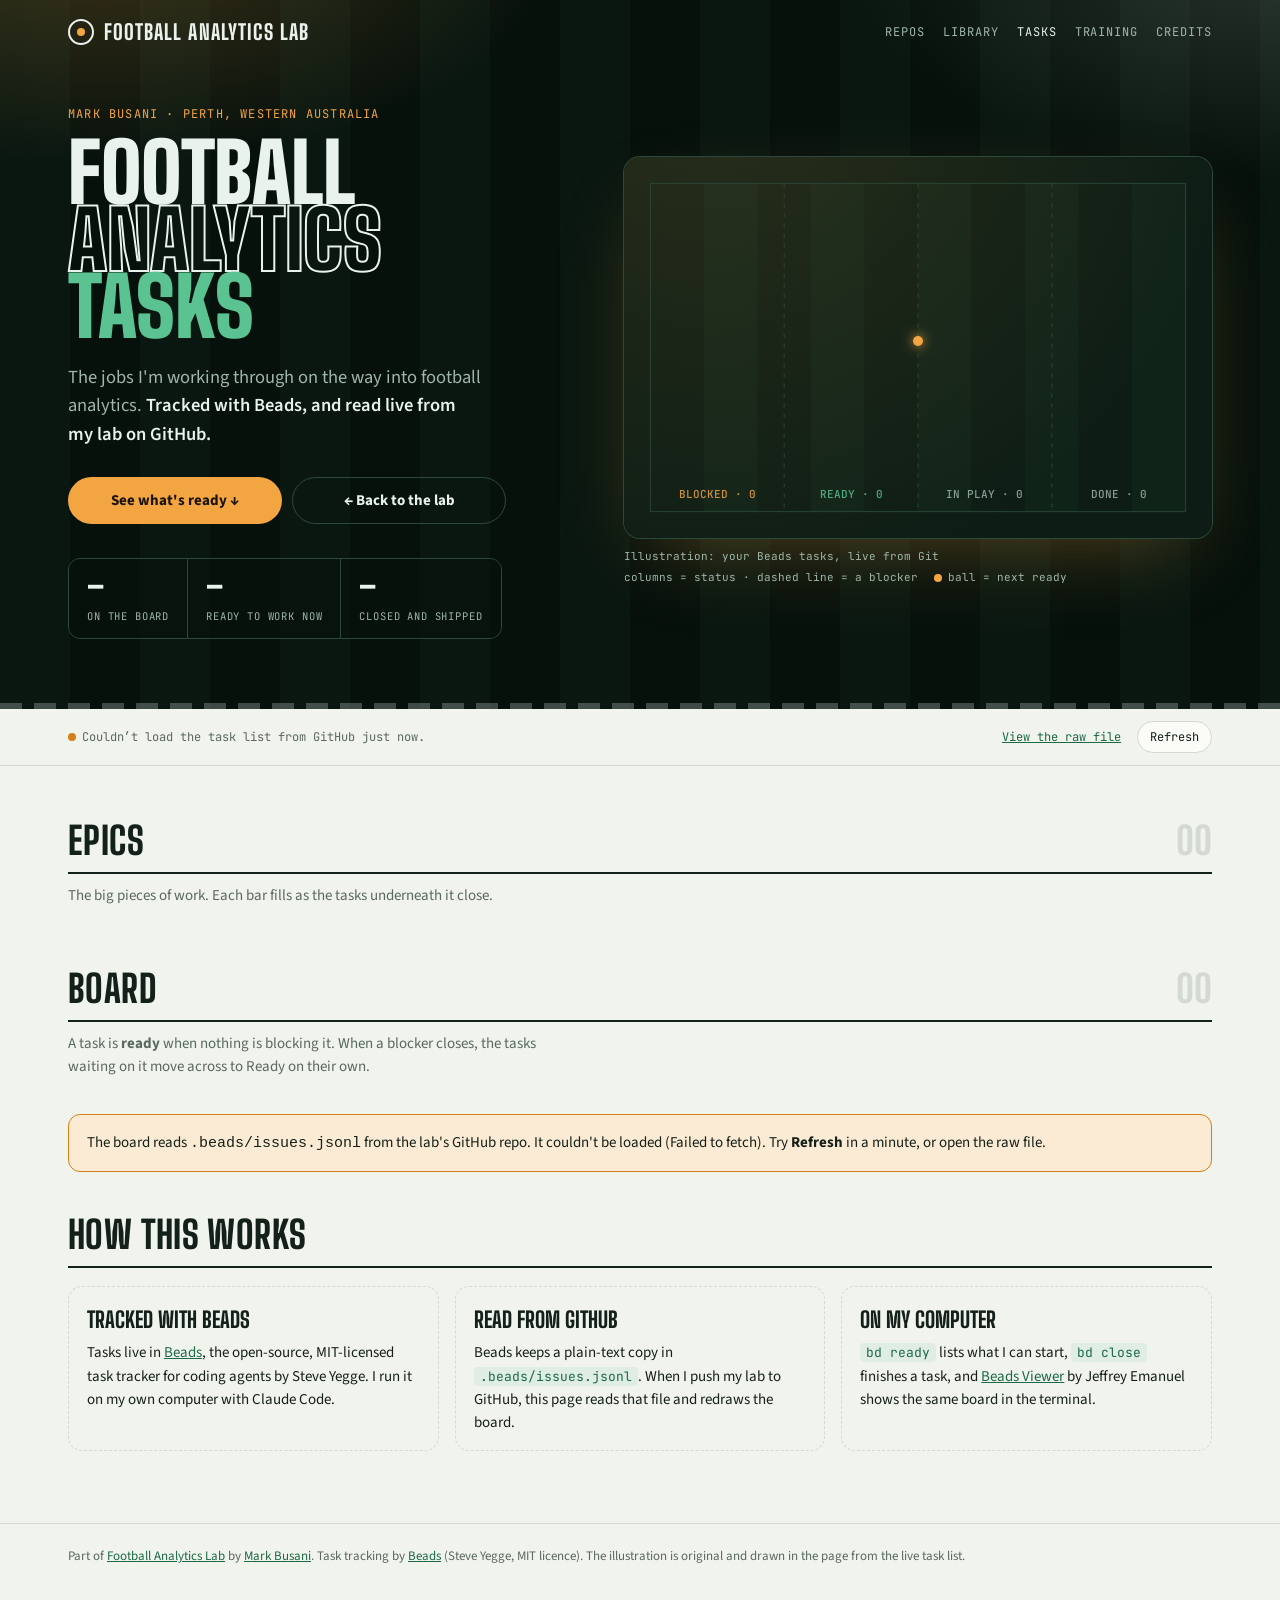
<file: tasks/index.html>
<!doctype html>
<html lang="en">
<head>
<meta charset="utf-8">
<meta name="viewport" content="width=device-width, initial-scale=1, viewport-fit=cover">
<meta name="description" content="What Mark is working on in his football analytics lab: tasks tracked with Beads and read live from GitHub.">
<title>Tasks · Football Analytics Lab</title>
<link rel="preconnect" href="https://fonts.googleapis.com">
<link rel="preconnect" href="https://fonts.gstatic.com" crossorigin>
<link rel="stylesheet" href="https://fonts.googleapis.com/css2?family=Big+Shoulders+Display:wght@600;800;900&family=Source+Sans+3:wght@400;500;600;700&family=JetBrains+Mono:wght@400;500&display=swap">
<link rel="stylesheet" href="../assets/site.css">
<style>
/* Layout: the lab's night hero, shared with the home and library pages, over a task board read live from the repo's
   Beads export: epics with progress bars, then four columns (blocked, ready, in progress, done). */
/* ---------- Tasks page ---------- */
.srcbar{border-bottom:1px solid var(--line);background:var(--bg)}
.srcbar .wrap{display:flex;flex-wrap:wrap;gap:8px 16px;align-items:center;padding-block:12px;font-family:var(--mono);font-size:12px;color:var(--muted)}
.srcbar .dot{width:8px;height:8px;border-radius:50%;background:var(--line);display:inline-block;margin-right:6px;vertical-align:middle}
.srcbar .dot.ok{background:var(--turf)}
.srcbar .dot.err{background:var(--amber)}
.srcbar .sp{flex:1}
.srcbar button{font:inherit;font-size:12px;padding:6px 12px;border:1px solid var(--line);border-radius:999px;background:var(--surface);color:var(--fg);cursor:pointer}
.srcbar button:hover{border-color:var(--turf)}
.epics{display:grid;grid-template-columns:repeat(auto-fill,minmax(300px,1fr));gap:16px;margin-top:18px}
.epic{background:var(--surface);border:1px solid var(--line);border-radius:14px;padding:16px 18px;display:flex;flex-direction:column;gap:10px}
.epic h3{font-family:var(--display);font-weight:800;font-size:26px;line-height:1;text-transform:uppercase;margin:0}
.epic .meta{font-family:var(--mono);font-size:11px;color:var(--muted)}
.progress{height:10px;border-radius:999px;background:var(--turf-soft);overflow:hidden}
.progress i{display:block;height:100%;background:var(--turf);border-radius:999px}
.epic .nums{display:flex;flex-wrap:wrap;gap:6px}
.pill{font-family:var(--mono);font-size:10.5px;padding:2px 8px;border-radius:999px;border:1px solid var(--line);color:var(--muted);background:var(--bg)}
.pill.ready{color:var(--turf);border-color:var(--turf)}
.pill.blocked{color:var(--amber);border-color:var(--amber)}
.board{display:grid;grid-template-columns:repeat(4,minmax(0,1fr));gap:14px;margin-top:18px;align-items:start}
.col{background:var(--pitch);border:1px solid var(--line);border-radius:14px;padding:12px;min-width:0}
.col-head{display:flex;align-items:center;gap:8px;padding:2px 4px 10px}
.col-head b{font-family:var(--display);font-weight:800;font-size:22px;text-transform:uppercase;letter-spacing:.02em}
.col-head .n{margin-left:auto;font-family:var(--mono);font-size:12px;color:var(--muted)}
.col-head .sw{width:10px;height:10px;border-radius:3px;flex:none}
.col .empty{font-size:14px;color:var(--muted);padding:10px 6px 4px}
.card{background:var(--surface);border:1px solid var(--line);border-radius:10px;padding:12px 12px 10px;margin-top:10px;display:flex;flex-direction:column;gap:6px;min-width:0}
.card:first-of-type{margin-top:0}
.card .top{display:flex;align-items:center;gap:6px;font-family:var(--mono);font-size:11px;color:var(--muted)}
.card .id{color:var(--fg)}
.card .pr{margin-left:auto;padding:1px 7px;border-radius:4px;background:var(--turf-soft);color:var(--turf)}
.card .pr.p0,.card .pr.p1{background:var(--amber-soft);color:var(--amber)}
.card h4{margin:0;font-size:16px;line-height:1.3;font-weight:600;overflow-wrap:anywhere}
.card .ep{font-size:13px;color:var(--muted)}
.card .why{font-size:13px;line-height:1.4;border-top:1px dashed var(--line);padding-top:6px;margin:0;color:var(--fg)}
.card .why span{font-family:var(--mono);font-size:11px;color:var(--muted);display:block;text-transform:uppercase;letter-spacing:.06em;margin-bottom:2px}
.card .why .ok{color:var(--turf)}
.card .why .no{color:var(--amber)}
.card .when{font-family:var(--mono);font-size:10.5px;color:var(--muted)}
.card.done h4{text-decoration:line-through;text-decoration-color:var(--line);color:var(--muted)}
.how{display:grid;grid-template-columns:repeat(auto-fit,minmax(240px,1fr));gap:16px;margin-top:18px}
.how div{border:1.5px dashed var(--line);border-radius:14px;padding:16px 18px;font-size:15px}
.how b{font-family:var(--display);font-weight:800;font-size:22px;text-transform:uppercase;display:block;margin-bottom:4px}
.how code{font-family:var(--mono);font-size:13px;background:var(--turf-soft);color:var(--turf);padding:1px 6px;border-radius:4px}
.notice{margin-top:18px;padding:16px 18px;border:1px solid var(--amber);background:var(--amber-soft);border-radius:12px;font-size:15px}
@media (max-width:900px){.hero-grid{grid-template-columns:1fr;gap:30px;padding-block:24px 44px}.board{grid-template-columns:repeat(2,minmax(0,1fr))}}
@media (max-width:560px){.board{grid-template-columns:1fr}}
</style>
<script src="../assets/site.js"></script>
</head>
<body>

<header class="hero">
  <nav class="top" data-root="../" data-current="tasks"></nav>
  <div class="wrap hero-grid">
    <div>
      <div class="eyebrow">Mark Busani · Perth, Western Australia</div>
      <h1>Football<span class="l2">Analytics</span><span class="l3">Tasks</span></h1>
      <p class="lede"><span>The jobs I'm working through on the way into football analytics. <b>Tracked with Beads, and read live from my lab on GitHub.</b></span><span class="sizer" aria-hidden="true">The repos, notebooks and people I'm learning from on the way into football analytics. <b>Forked into my lab, and credited to the people who built them.</b></span><span class="sizer" aria-hidden="true">The reports, papers and tools I'm learning from on the way into football analytics. <b>Shelved in one place, and credited to the people who made them.</b></span></p>
      <div class="cta">
        <a class="go" href="#board">See what's ready ↓</a>
        <a class="gh" href="../">← Back to the lab</a>
      </div>
      <div class="scoreboard" id="stats" aria-label="Tasks at a glance"><div><b>–</b><span>on the board</span></div><div><b>–</b><span>ready to work now</span></div><div><b>–</b><span>closed and shipped</span></div></div>
    </div>
    <figure class="net">
      <canvas id="hero" role="img" aria-label="Animated illustration of the lab's tasks on a night pitch, arranged by status, with dashed lines for blockers"></canvas>
      <figcaption><span>Illustration: your Beads tasks, live from Git</span><span>columns = status · dashed line = a blocker</span><span><i></i>ball = next ready</span></figcaption>
    </figure>
  </div>
  <div class="touchline" aria-hidden="true"></div>
</header>

<div class="srcbar"><div class="wrap">
  <span id="srcstate"><span class="dot"></span>Loading tasks from GitHub…</span>
  <span class="sp"></span>
  <a href="https://github.com/mbusani/football-analytics-lab/blob/main/.beads/issues.jsonl">View the raw file</a>
  <button id="refresh" type="button">Refresh</button>
</div></div>

<main><div class="wrap">
  <section id="epics-sec">
    <div class="sec-head"><h2>Epics</h2><span class="count" id="epic-count">00</span></div>
    <p class="sec-note">The big pieces of work. Each bar fills as the tasks underneath it close.</p>
    <div class="epics" id="epics"></div>
  </section>

  <section id="board">
    <div class="sec-head"><h2>Board</h2><span class="count" id="task-count">00</span></div>
    <p class="sec-note">A task is <b>ready</b> when nothing is blocking it. When a blocker closes, the tasks waiting on it move across to Ready on their own.</p>
    <div class="board" id="cols"></div>
  </section>

  <section id="how">
    <div class="sec-head"><h2>How this works</h2></div>
    <div class="how">
      <div><b>Tracked with Beads</b>Tasks live in <a href="https://github.com/steveyegge/beads">Beads</a>, the open-source, MIT-licensed task tracker for coding agents by Steve Yegge. I run it on my own computer with Claude Code.</div>
      <div><b>Read from GitHub</b>Beads keeps a plain-text copy in <code>.beads/issues.jsonl</code>. When I push my lab to GitHub, this page reads that file and redraws the board.</div>
      <div><b>On my computer</b><code>bd ready</code> lists what I can start, <code>bd close</code> finishes a task, and <a href="https://github.com/Dicklesworthstone/beads_viewer">Beads Viewer</a> by Jeffrey Emanuel shows the same board in the terminal.</div>
    </div>
  </section>

</div></main>

<footer><div class="wrap">Part of <a href="../">Football Analytics Lab</a> by <a href="https://github.com/mbusani">Mark Busani</a>. Task tracking by <a href="https://github.com/steveyegge/beads">Beads</a> (Steve Yegge, MIT licence). The illustration is original and drawn in the page from the live task list.</div></footer>

<script>
const REPO="mbusani/football-analytics-lab", FILE=".beads/issues.jsonl";
const COLS=[
  {id:"blocked",name:"Blocked",sw:"var(--amber)"},
  {id:"ready",name:"Ready",sw:"var(--turf)"},
  {id:"doing",name:"In progress",sw:"#e0b14a"},
  {id:"done",name:"Done",sw:"var(--line)"}
];
const esc=s=>String(s??"").replace(/[&<>"]/g,c=>({"&":"&amp;","<":"&lt;",">":"&gt;",'"':"&quot;"}[c]));
const fmt=iso=>iso?new Date(iso).toLocaleDateString("en-AU",{day:"numeric",month:"short",year:"numeric"}):"";
let STATE={tasks:[],epics:[],byId:{}};

async function fetchText(){
  try{
    const r=await fetch(`https://api.github.com/repos/${REPO}/contents/${FILE}?ref=main`,{headers:{Accept:"application/vnd.github.raw+json"},cache:"no-store"});
    if(r.ok) return await r.text();
  }catch(e){}
  const r=await fetch(`https://raw.githubusercontent.com/${REPO}/main/${FILE}?t=${Date.now()}`,{cache:"no-store"});
  if(!r.ok) throw new Error("HTTP "+r.status);
  return await r.text();
}
function parse(text){
  const all=text.split(/\r?\n/).filter(l=>l.trim()).map(l=>{try{return JSON.parse(l)}catch(e){return null}}).filter(Boolean)
    .filter(d=>(!d._type||d._type==="issue")&&d.id&&d.status!=="tombstone");
  const byId=Object.fromEntries(all.map(d=>[d.id,d]));
  all.forEach(d=>{d.parent=null;d.blockers=[];d.unblocks=[];d.children=[]});
  all.forEach(d=>(d.dependencies||[]).forEach(x=>{
    const other=byId[x.depends_on_id];
    if(x.type==="parent-child"){d.parent=x.depends_on_id;if(other)other.children.push(d.id)}
    else if(x.type==="blocks"){d.blockers.push(x.depends_on_id);if(other)other.unblocks.push(d.id)}
  }));
  const open=id=>byId[id]&&byId[id].status!=="closed";
  all.forEach(d=>{
    d.col=d.status==="closed"?"done":d.status==="in_progress"?"doing":(d.status==="blocked"||d.status==="deferred"||d.blockers.some(open))?"blocked":"ready";
  });
  const epics=all.filter(d=>d.issue_type==="epic"), tasks=all.filter(d=>d.issue_type!=="epic");
  const sort=(a,b)=>(a.priority??2)-(b.priority??2)||String(a.created_at).localeCompare(String(b.created_at));
  epics.sort(sort);tasks.sort(sort);
  return {all,byId,epics,tasks};
}
function card(d){
  const S=STATE.byId, ep=d.parent&&S[d.parent]?S[d.parent].title:"";
  let why="";
  if(d.col==="blocked"&&d.blockers.length){
    why=`<p class="why"><span>Waiting on</span>${d.blockers.map(b=>`<span class="${S[b]&&S[b].status==="closed"?"ok":"no"}" style="display:inline;text-transform:none;letter-spacing:0">${esc(b)}</span> ${esc(S[b]?S[b].title:"")}`).join("<br>")}</p>`;
  }else if(d.col==="blocked"){
    why=`<p class="why"><span>Status</span>${esc(d.status==="deferred"?"Deferred for now":"Marked blocked")}</p>`;
  }
  if(d.col==="done"&&d.close_reason) why+=`<p class="why"><span>Closed because</span>${esc(d.close_reason)}</p>`;
  if(d.col!=="done"&&d.unblocks.length) why+=`<p class="why"><span>Unlocks</span>${d.unblocks.map(u=>esc(S[u]?S[u].title:u)).join("<br>")}</p>`;
  const when=d.col==="done"?`closed ${fmt(d.closed_at||d.updated_at)}`:d.col==="doing"?`started ${fmt(d.started_at||d.updated_at)}`:`added ${fmt(d.created_at)}`;
  return `<article class="card${d.col==="done"?" done":""}">
    <div class="top"><span class="id">${esc(d.id)}</span><span>${esc(d.issue_type||"task")}</span><span class="pr p${d.priority??2}">P${d.priority??2}</span></div>
    <h4>${esc(d.title)}</h4>${ep?`<div class="ep">Part of ${esc(ep)}</div>`:""}${why}<div class="when">${when}</div></article>`;
}
function render(){
  const {epics,tasks,byId}=STATE;
  const n=c=>tasks.filter(t=>t.col===c).length;
  const vals=[tasks.filter(t=>t.col!=="done").length,n("ready"),n("done")];
  document.querySelectorAll("#stats b").forEach((b,i)=>b.textContent=vals[i]);
  document.getElementById("epic-count").textContent=String(epics.length).padStart(2,"0");
  document.getElementById("task-count").textContent=String(tasks.length).padStart(2,"0");
  document.getElementById("epics-sec").style.display=epics.length?"":"none";
  document.getElementById("epics").innerHTML=epics.map(e=>{
    const kids=e.children.map(id=>byId[id]).filter(Boolean), done=kids.filter(k=>k.status==="closed").length;
    const pct=kids.length?Math.round(done/kids.length*100):(e.status==="closed"?100:0);
    const r=kids.filter(k=>k.col==="ready").length, bl=kids.filter(k=>k.col==="blocked").length, dg=kids.filter(k=>k.col==="doing").length;
    return `<article class="epic"><div class="meta">${esc(e.id)} · epic · P${e.priority??2}${e.status==="closed"?" · closed":""}</div><h3>${esc(e.title)}</h3>
      <div class="progress" role="img" aria-label="${pct}% complete"><i style="width:${pct}%"></i></div>
      <div class="nums"><span class="pill">${done} of ${kids.length} done · ${pct}%</span>${r?`<span class="pill ready">${r} ready</span>`:""}${dg?`<span class="pill">${dg} in progress</span>`:""}${bl?`<span class="pill blocked">${bl} blocked</span>`:""}</div></article>`}).join("");
  document.getElementById("cols").innerHTML=COLS.map(c=>{
    const list=tasks.filter(t=>t.col===c.id);
    return `<div class="col"><div class="col-head"><span class="sw" style="background:${c.sw}"></span><b>${c.name}</b><span class="n">${list.length}</span></div>${list.length?list.map(card).join(""):`<p class="empty">${c.id==="ready"?"Nothing ready right now.":c.id==="blocked"?"Nothing blocked.":c.id==="doing"?"Nothing in progress.":"Nothing closed yet."}</p>`}</div>`}).join("");
}
async function load(){
  const st=document.getElementById("srcstate");
  st.innerHTML='<span class="dot"></span>Loading tasks from GitHub…';
  try{
    const p=parse(await fetchText());
    STATE={tasks:p.tasks,epics:p.epics,byId:p.byId};
    const last=p.all.map(d=>d.updated_at||d.created_at).sort().pop();
    st.innerHTML=`<span class="dot ok"></span>${p.all.length} items from <b>.beads/issues.jsonl</b> on GitHub · last change ${fmt(last)}`;
    render(); if(window.__heroData) window.__heroData(STATE.tasks);
  }catch(e){
    st.innerHTML='<span class="dot err"></span>Couldn’t load the task list from GitHub just now.';
    document.getElementById("cols").innerHTML=`<div class="notice" style="grid-column:1/-1">The board reads <code>.beads/issues.jsonl</code> from the lab's GitHub repo. It couldn't be loaded (${esc(e.message)}). Try <b>Refresh</b> in a minute, or open the raw file.</div>`;
  }
}
document.getElementById("refresh").addEventListener("click",load);
load();

/* ---------- Hero: the task list on a night pitch, one column per status ---------- */
(function hero(){
  const cv=document.getElementById("hero");if(!cv||!cv.getContext)return;const ctx=cv.getContext("2d");
  const reduce=matchMedia("(prefers-reduced-motion: reduce)").matches;
  const ZONES=[["blocked","BLOCKED"],["ready","READY"],["doing","IN PLAY"],["done","DONE"]];
  let W=0,H=0,nodes=[],edges=[],from=-1,to=-1,t=1,hold=0,popup=null;const trail=[];
  let tasks=[];
  const M=()=>Math.max(12,W*.045);
  function layout(){nodes=[];edges=[];if(!W)return;const m=M(),zw=(W-2*m)/4,top=m+H*.24,bottom=H-m-H*.17;
    ZONES.forEach(([z],zi)=>{const list=tasks.filter(d=>d.col===z);const n=list.length;
      list.forEach((d,i)=>{const y=n===1?(top+bottom)/2:top+(bottom-top)*(i/(Math.max(1,n-1)));const x=m+zw*(zi+.5)+(n>3?((i%2)?zw*.18:-zw*.18):0);nodes.push({d,x,y,z})})});
    const idx=Object.fromEntries(nodes.map((n,i)=>[n.d.id,i]));
    nodes.forEach((n,i)=>n.d.blockers.forEach(b=>{if(idx[b]!=null)edges.push([idx[b],i])}));
  }
  function size(){const dpr=Math.min(2,window.devicePixelRatio||1);W=cv.clientWidth;H=cv.clientHeight;if(!W||!H)return;cv.width=Math.round(W*dpr);cv.height=Math.round(H*dpr);ctx.setTransform(dpr,0,0,dpr,0,0);layout()}
  window.__heroData=list=>{tasks=list;layout();from=-1;to=-1;t=1;hold=.5;popup=null};
  function back(){const m=M(),w=W-2*m,h=H-2*m;ctx.fillStyle="#0d1d15";ctx.fillRect(0,0,W,H);
    for(let s=0;s<10;s++){if(s%2){ctx.fillStyle="rgba(91,195,145,.035)";ctx.fillRect(m+s*w/10,m,w/10,h)}}
    const g=ctx.createRadialGradient(W*.15,-H*.2,0,W*.15,-H*.2,W*.9);g.addColorStop(0,"rgba(242,165,65,.12)");g.addColorStop(1,"rgba(242,165,65,0)");ctx.fillStyle=g;ctx.fillRect(0,0,W,H);
    ctx.strokeStyle="rgba(44,74,59,.75)";ctx.lineWidth=1.2;ctx.strokeRect(m,m,w,h);
    ctx.setLineDash([4,6]);for(let k=1;k<4;k++){ctx.beginPath();ctx.moveTo(m+w*k/4,m);ctx.lineTo(m+w*k/4,H-m);ctx.stroke()}ctx.setLineDash([]);
    ctx.font=`500 ${Math.max(9,Math.round(H*.03))}px "JetBrains Mono",monospace`;ctx.textAlign="center";ctx.textBaseline="alphabetic";
    ZONES.forEach(([z,l],k)=>{const c=tasks.filter(d=>d.col===z).length;ctx.fillStyle=z==="ready"?"#5bc391":z==="blocked"?"#f2a541":"#9fb6a8";ctx.globalAlpha=.85;ctx.fillText(`${l} · ${c}`,m+w*(k+.5)/4*1,H-m-H*.035);ctx.globalAlpha=1})}
  function rad(){return Math.max(9,Math.min(W,H)*.04)}
  function pick(){const pool=nodes.map((n,i)=>i).filter(i=>nodes[i].z==="ready"||nodes[i].z==="doing");const all=pool.length?pool:nodes.map((n,i)=>i);if(!all.length)return;
    let n=all[Math.floor(Math.random()*all.length)];if(all.length>1)while(n===to)n=all[Math.floor(Math.random()*all.length)];from=to<0?n:to;to=n;t=0}
  function draw(){back();const r=rad();
    edges.forEach(([a,b])=>{const A=nodes[a],B=nodes[b];ctx.strokeStyle=A.z==="done"?"rgba(91,195,145,.55)":"#f2a541";ctx.lineWidth=1.6;ctx.setLineDash([5,5]);ctx.beginPath();ctx.moveTo(A.x,A.y);ctx.lineTo(B.x,B.y);ctx.stroke();ctx.setLineDash([]);
      const an=Math.atan2(B.y-A.y,B.x-A.x),tx=B.x-Math.cos(an)*(r+3),ty=B.y-Math.sin(an)*(r+3);ctx.fillStyle=ctx.strokeStyle;ctx.beginPath();ctx.moveTo(tx,ty);ctx.lineTo(tx-Math.cos(an-.5)*7,ty-Math.sin(an-.5)*7);ctx.lineTo(tx-Math.cos(an+.5)*7,ty-Math.sin(an+.5)*7);ctx.fill()});
    nodes.forEach((n,i)=>{const lift=(i===to&&t>=1&&hold>0)?1:0;const col=n.z==="ready"?"#5bc391":n.z==="blocked"?"#f2a541":n.z==="doing"?"#e0b14a":"#4b6b5a";
      if(lift){ctx.shadowColor="#f2a541";ctx.shadowBlur=16}
      ctx.fillStyle=n.z==="done"?"#16301f":"#07110c";ctx.strokeStyle=col;ctx.lineWidth=2;ctx.beginPath();ctx.arc(n.x,n.y,r,0,7);ctx.fill();ctx.stroke();ctx.shadowBlur=0;
      ctx.fillStyle=n.z==="done"?"#9fb6a8":"#e9f2ec";ctx.font=`500 ${Math.round(r*.62)}px "JetBrains Mono",monospace`;ctx.textAlign="center";ctx.textBaseline="middle";
      const lab=n.z==="done"?"✓":n.d.id.split("-").slice(1).join("-");ctx.fillText(lab.length>6?lab.slice(-6):lab,n.x,n.y+.5)});
    trail.forEach((p,i)=>{ctx.fillStyle="#f2a541";ctx.globalAlpha=(i+1)/trail.length*.5;ctx.beginPath();ctx.arc(p[0],p[1],2.2,0,7);ctx.fill()});ctx.globalAlpha=1;
    let bx=W/2,by=H/2;
    if(to>=0&&nodes[to]){const A=nodes[from]||nodes[to],B=nodes[to];const e=t<.5?2*t*t:1-Math.pow(-2*t+2,2)/2;const arc=Math.max(H*.1,Math.abs(B.x-A.x)*.2);
      bx=A.x+(B.x-A.x)*e;by=A.y+(B.y-A.y)*e-Math.sin(Math.PI*Math.min(1,t))*arc-(r+6)*(t>=1?1:Math.min(1,t*2));}
    else{const m=M();bx=W/2;by=H/2-(H-2*m)*.02}
    ctx.shadowColor="#f2a541";ctx.shadowBlur=12;ctx.fillStyle="#f2a541";ctx.beginPath();ctx.arc(bx,by,5,0,7);ctx.fill();ctx.shadowBlur=0;
    if(popup){const m=M();ctx.globalAlpha=Math.min(1,popup.life);ctx.textAlign="right";ctx.textBaseline="alphabetic";
      ctx.fillStyle="#f2a541";ctx.font=`900 ${Math.round(H*.075)}px "Big Shoulders Display",Impact,sans-serif`;ctx.fillText(popup.head,W-m-6,m+H*.075);
      ctx.fillStyle="#9fb6a8";ctx.font=`500 ${Math.max(9,Math.round(H*.032))}px "JetBrains Mono",monospace`;let s=popup.title;const max=W*.62;while(s.length>8&&ctx.measureText(s).width>max)s=s.slice(0,-2);if(s!==popup.title)s=s.replace(/\s*\S*$/,"")+"…";ctx.fillText(s,W-m-6,m+H*.125);ctx.globalAlpha=1}
    return[bx,by]}
  function land(){const n=nodes[to];if(!n)return;popup={head:(n.z==="doing"?"IN PLAY":n.z.toUpperCase())+" · "+n.d.id,title:n.d.title,life:1};hold=2.2}
  if(reduce){const run=()=>{size();if(!W)return;pick();t=1;land();draw()};run();new ResizeObserver(run).observe(cv);const prev=window.__heroData;window.__heroData=l=>{prev(l);run()};return}
  let last=performance.now();
  function step(now){const dt=Math.min(.05,(now-last)/1000);last=now;if(!W){size();requestAnimationFrame(step);return}
    if(to>=0&&t<1){t=Math.min(1,t+dt/0.9);if(t>=1)land()}
    else if(hold>0){hold-=dt;if(popup)popup.life=Math.min(1,hold*1.2);if(hold<=0){popup=null;pick()}}
    else if(nodes.length)pick();
    const b=draw();trail.push(b);if(trail.length>14)trail.shift();requestAnimationFrame(step)}
  size();new ResizeObserver(size).observe(cv);requestAnimationFrame(step);
})();
</script>

</body>
</html>
</file>
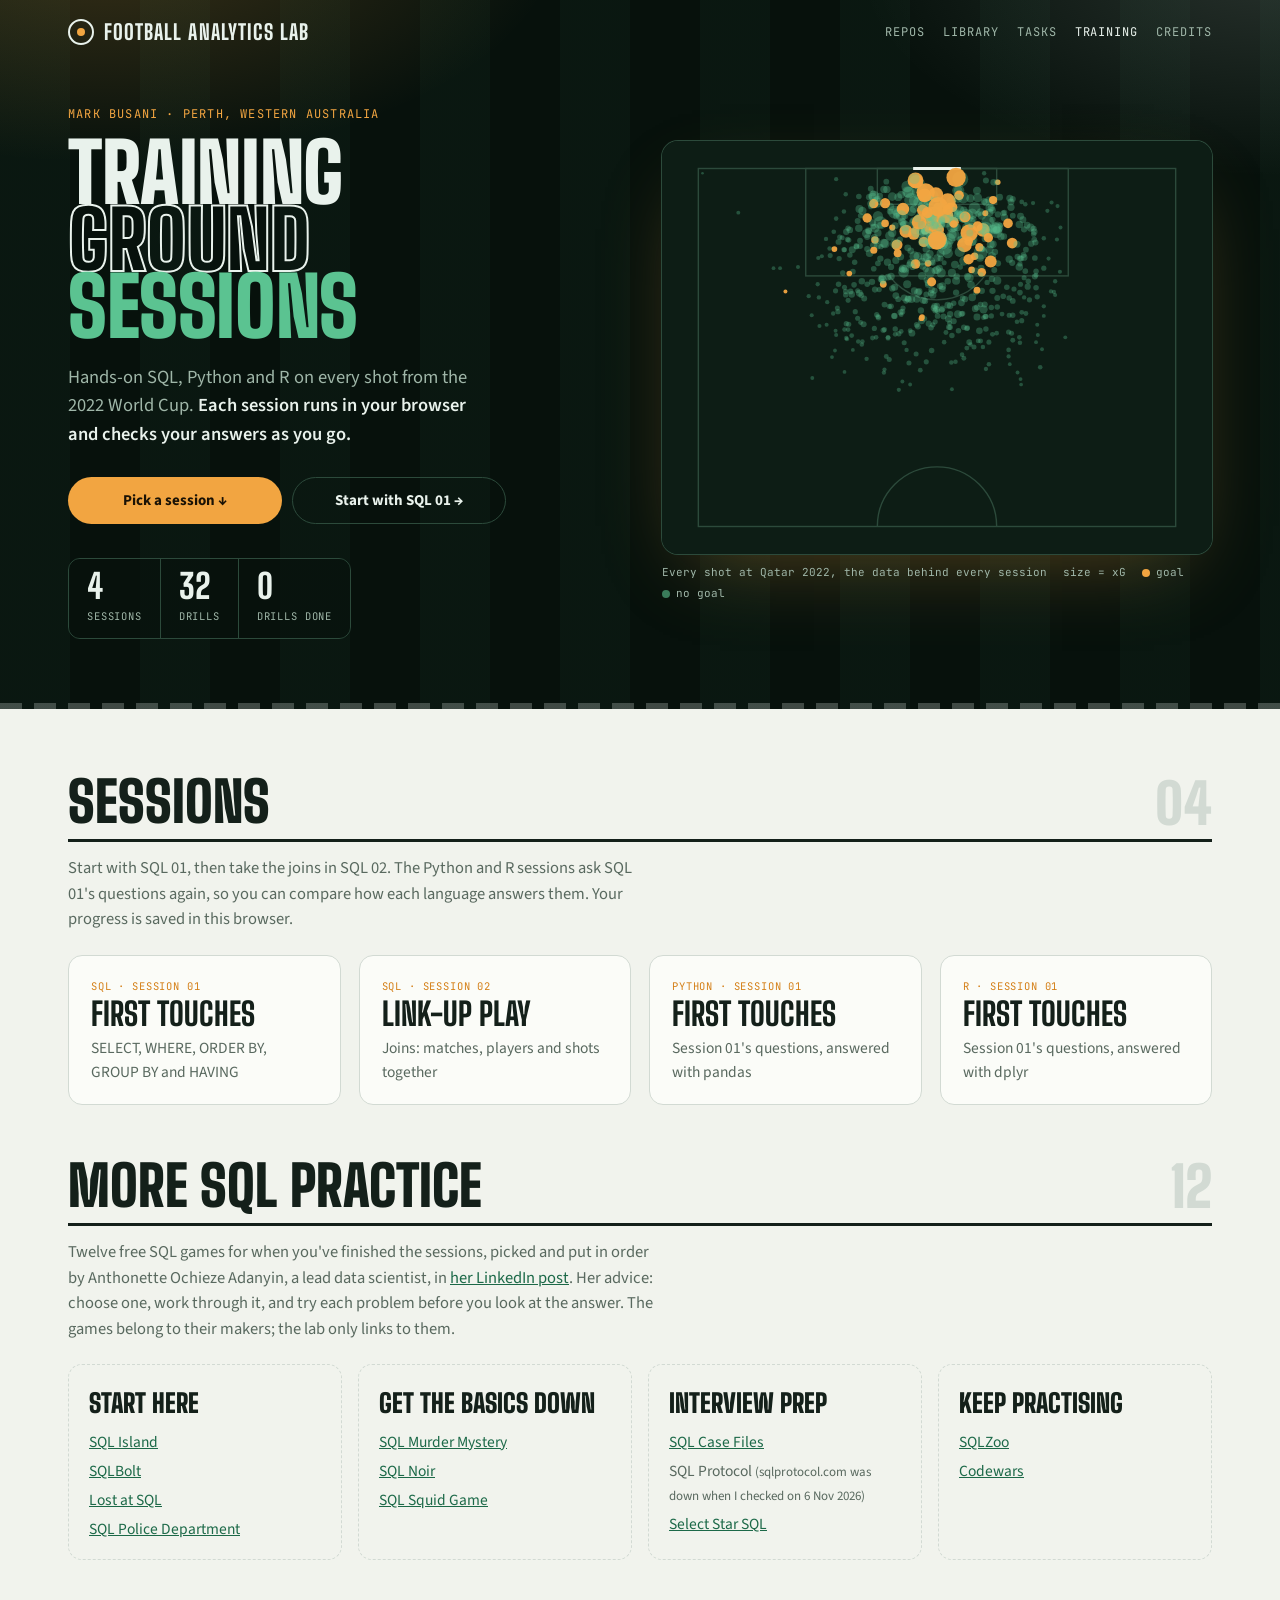
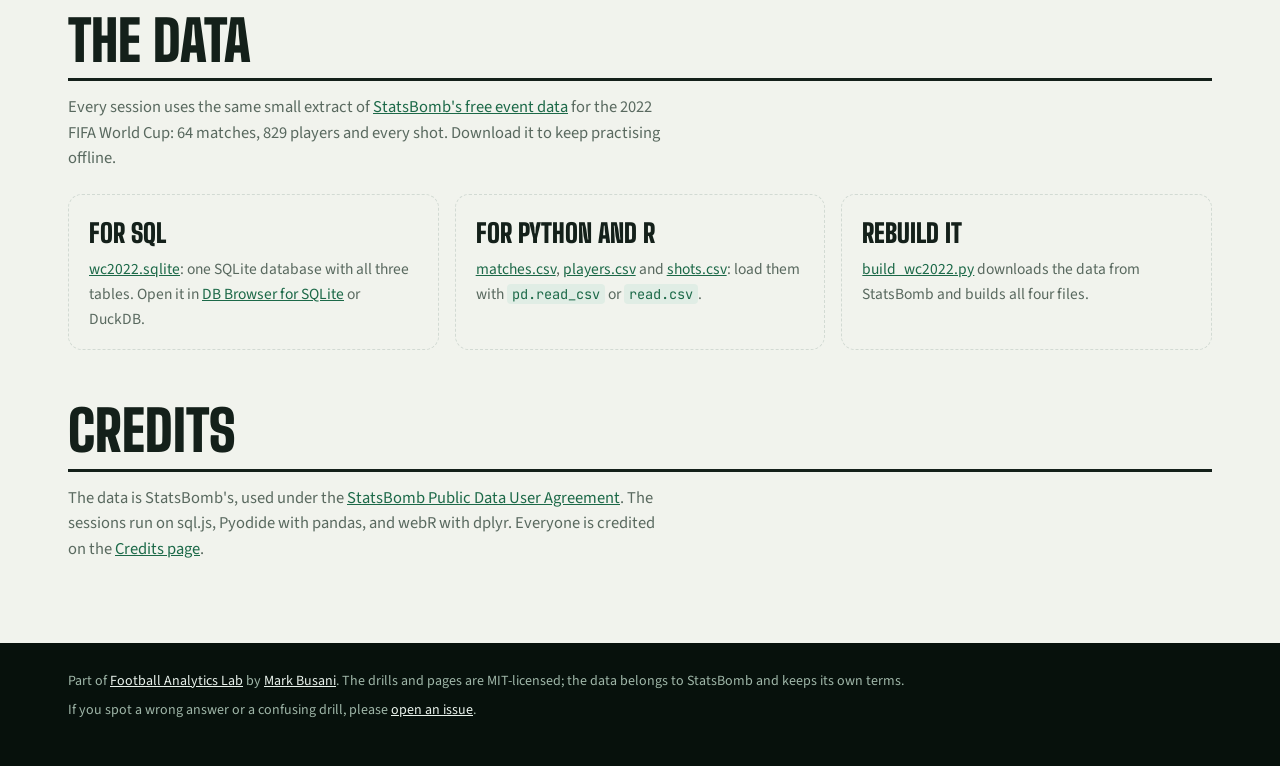
<file: training/index.html>
<!doctype html>
<html lang="en">
<head>
<meta charset="utf-8">
<meta name="viewport" content="width=device-width, initial-scale=1, viewport-fit=cover">
<meta name="description" content="The Football Analytics Lab training ground: hands-on SQL, Python and R sessions on 2022 World Cup data, run in the browser.">
<title>Training Ground · Football Analytics Lab</title>
<link rel="preconnect" href="https://fonts.googleapis.com">
<link rel="preconnect" href="https://fonts.gstatic.com" crossorigin>
<link rel="stylesheet" href="https://fonts.googleapis.com/css2?family=Big+Shoulders+Display:wght@600;800;900&family=Source+Sans+3:wght@400;500;600;700&family=JetBrains+Mono:wght@400;500&display=swap">
<link rel="stylesheet" href="assets/session.css">
<script src="../assets/site.js"></script>
<style>
/* Landing page only: the session cards are the page's main content, so they get more room than the strip at the foot of a session */
#sessions{grid-template-columns:repeat(auto-fit,minmax(250px,1fr));gap:18px}
#sessions .sess{padding:22px 22px 20px;gap:4px}
#sessions .sess b{font-size:32px}
#sessions .sess span{font-size:15.5px}
/* The SQL games: one short list per stage, in the order the post gives them */
.games ul{list-style:none;margin:6px 0 0;padding:0;display:grid;gap:5px}
.games li{font-size:15.5px;color:var(--muted)}
.games small{font-size:13px}
</style>
</head>
<body>

<header class="hero">
  <nav class="top" data-root="../" data-current="training"></nav>
  <div class="wrap hero-grid">
    <div>
      <div class="eyebrow">Mark Busani · Perth, Western Australia</div>
      <h1>Training<span class="l2">Ground</span><span class="l3">Sessions</span></h1>
      <p class="lede">Hands-on SQL, Python and R on every shot from the 2022 World Cup. <b>Each session runs in your browser and checks your answers as you go.</b></p>
      <div class="cta">
        <a class="go" href="#sessions-list">Pick a session ↓</a>
        <a class="gh" href="sql-01/">Start with SQL 01 →</a>
      </div>
      <div class="scoreboard" aria-label="Training ground at a glance">
        <div><b id="n-sessions">4</b><span>sessions</span></div>
        <div><b id="n-drills">32</b><span>drills</span></div>
        <div><b id="n-mine">0</b><span>drills done</span></div>
      </div>
    </div>
    <figure class="net">
      <canvas id="hero" role="img" aria-label="Shot map of every non-shootout shot at the 2022 World Cup, drawn from shots.csv"></canvas>
      <figcaption><span>Every shot at Qatar 2022, the data behind every session</span><span>size = xG</span><span><i></i>goal</span><span><i class="miss"></i>no goal</span></figcaption>
    </figure>
  </div>
  <div class="touchline" aria-hidden="true"></div>
</header>

<main><div class="wrap">
  <section id="sessions-list">
    <div class="sec-head"><h2>Sessions</h2><span class="count">04</span></div>
    <p class="sec-note">Start with SQL 01, then take the joins in SQL 02. The Python and R sessions ask SQL 01's questions again, so you can compare how each language answers them. Your progress is saved in this browser.</p>
    <div class="sessions" id="sessions"></div>
  </section>

  <section id="sql-games">
    <div class="sec-head"><h2>More SQL practice</h2><span class="count">12</span></div>
    <p class="sec-note">Twelve free SQL games for when you've finished the sessions, picked and put in order by Anthonette Ochieze Adanyin, a lead data scientist, in <a href="https://www.linkedin.com/posts/anthonette-ochieze-adanyin_im-a-lead-data-scientist-and-i-use-sql-share-7523850039606202368--P0e/">her LinkedIn post</a>. Her advice: choose one, work through it, and try each problem before you look at the answer. The games belong to their makers; the lab only links to them.</p>
    <div class="next games">
      <div><b>Start here</b><ul><li><a href="https://sql-island.informatik.uni-kl.de/?lang=en">SQL Island</a></li><li><a href="https://sqlbolt.com/">SQLBolt</a></li><li><a href="https://lost-at-sql.therobinlord.com/">Lost at SQL</a></li><li><a href="https://sqlpd.com/">SQL Police Department</a></li></ul></div>
      <div><b>Get the basics down</b><ul><li><a href="https://mystery.knightlab.com/">SQL Murder Mystery</a></li><li><a href="https://www.sqlnoir.com/">SQL Noir</a></li><li><a href="https://datalemur.com/sql-game">SQL Squid Game</a></li></ul></div>
      <div><b>Interview prep</b><ul><li><a href="https://sqlcasefiles.com/">SQL Case Files</a></li><li>SQL Protocol <small>(sqlprotocol.com was down when I checked on 6 Nov 2026)</small></li><li><a href="https://selectstarsql.com/">Select Star SQL</a></li></ul></div>
      <div><b>Keep practising</b><ul><li><a href="https://sqlzoo.net/">SQLZoo</a></li><li><a href="https://www.codewars.com/">Codewars</a></li></ul></div>
    </div>
  </section>

  <section id="data">
    <div class="sec-head"><h2>The data</h2></div>
    <p class="sec-note">Every session uses the same small extract of <a href="https://github.com/statsbomb/open-data">StatsBomb's free event data</a> for the 2022 FIFA World Cup: 64 matches, 829 players and every shot. Download it to keep practising offline.</p>
    <div class="next">
      <div><b>For SQL</b><span><a href="data/wc2022.sqlite" download>wc2022.sqlite</a>: one SQLite database with all three tables. Open it in <a href="https://sqlitebrowser.org/">DB Browser for SQLite</a> or DuckDB.</span></div>
      <div><b>For Python and R</b><span><a href="data/matches.csv" download>matches.csv</a>, <a href="data/players.csv" download>players.csv</a> and <a href="data/shots.csv" download>shots.csv</a>: load them with <code>pd.read_csv</code> or <code>read.csv</code>.</span></div>
      <div><b>Rebuild it</b><span><a href="https://github.com/mbusani/football-analytics-lab/blob/main/training/data/build_wc2022.py">build_wc2022.py</a> downloads the data from StatsBomb and builds all four files.</span></div>
    </div>
  </section>

  <section id="credits">
    <div class="sec-head"><h2>Credits</h2></div>
    <p class="sec-note">The data is StatsBomb's, used under the <a href="https://github.com/statsbomb/open-data/blob/master/LICENSE.pdf">StatsBomb Public Data User Agreement</a>. The sessions run on sql.js, Pyodide with pandas, and webR with dplyr. Everyone is credited on the <a href="../credits/">Credits page</a>.</p>
  </section>
</div></main>

<footer><div class="wrap">
  <span>Part of <a href="../">Football Analytics Lab</a> by <a href="https://github.com/mbusani">Mark Busani</a>. The drills and pages are MIT-licensed; the data belongs to StatsBomb and keeps its own terms.</span>
  <span>If you spot a wrong answer or a confusing drill, please <a href="https://github.com/mbusani/football-analytics-lab/issues">open an issue</a>.</span>
</div></footer>

<script src="assets/session.js"></script>
<script>
/* Landing page: the session cards (with this browser's progress), the totals, and the hero shot map */
FAL.sessions(null, "");
document.getElementById("n-sessions").textContent = FAL.SESSIONS.length;
document.getElementById("n-drills").textContent = FAL.SESSIONS.length * 8;
document.getElementById("n-mine").textContent = FAL.SESSIONS.reduce((n, s) => n + FAL.progress(s.id), 0);
// the shot map comes from the CSVs; if they can't load, the hero keeps its dark panel and the page still works
FAL.loadCSVs("data/").then(d => FAL.heroMap(d.heroShots)).catch(() => {});
</script>
</body>
</html>
</file>
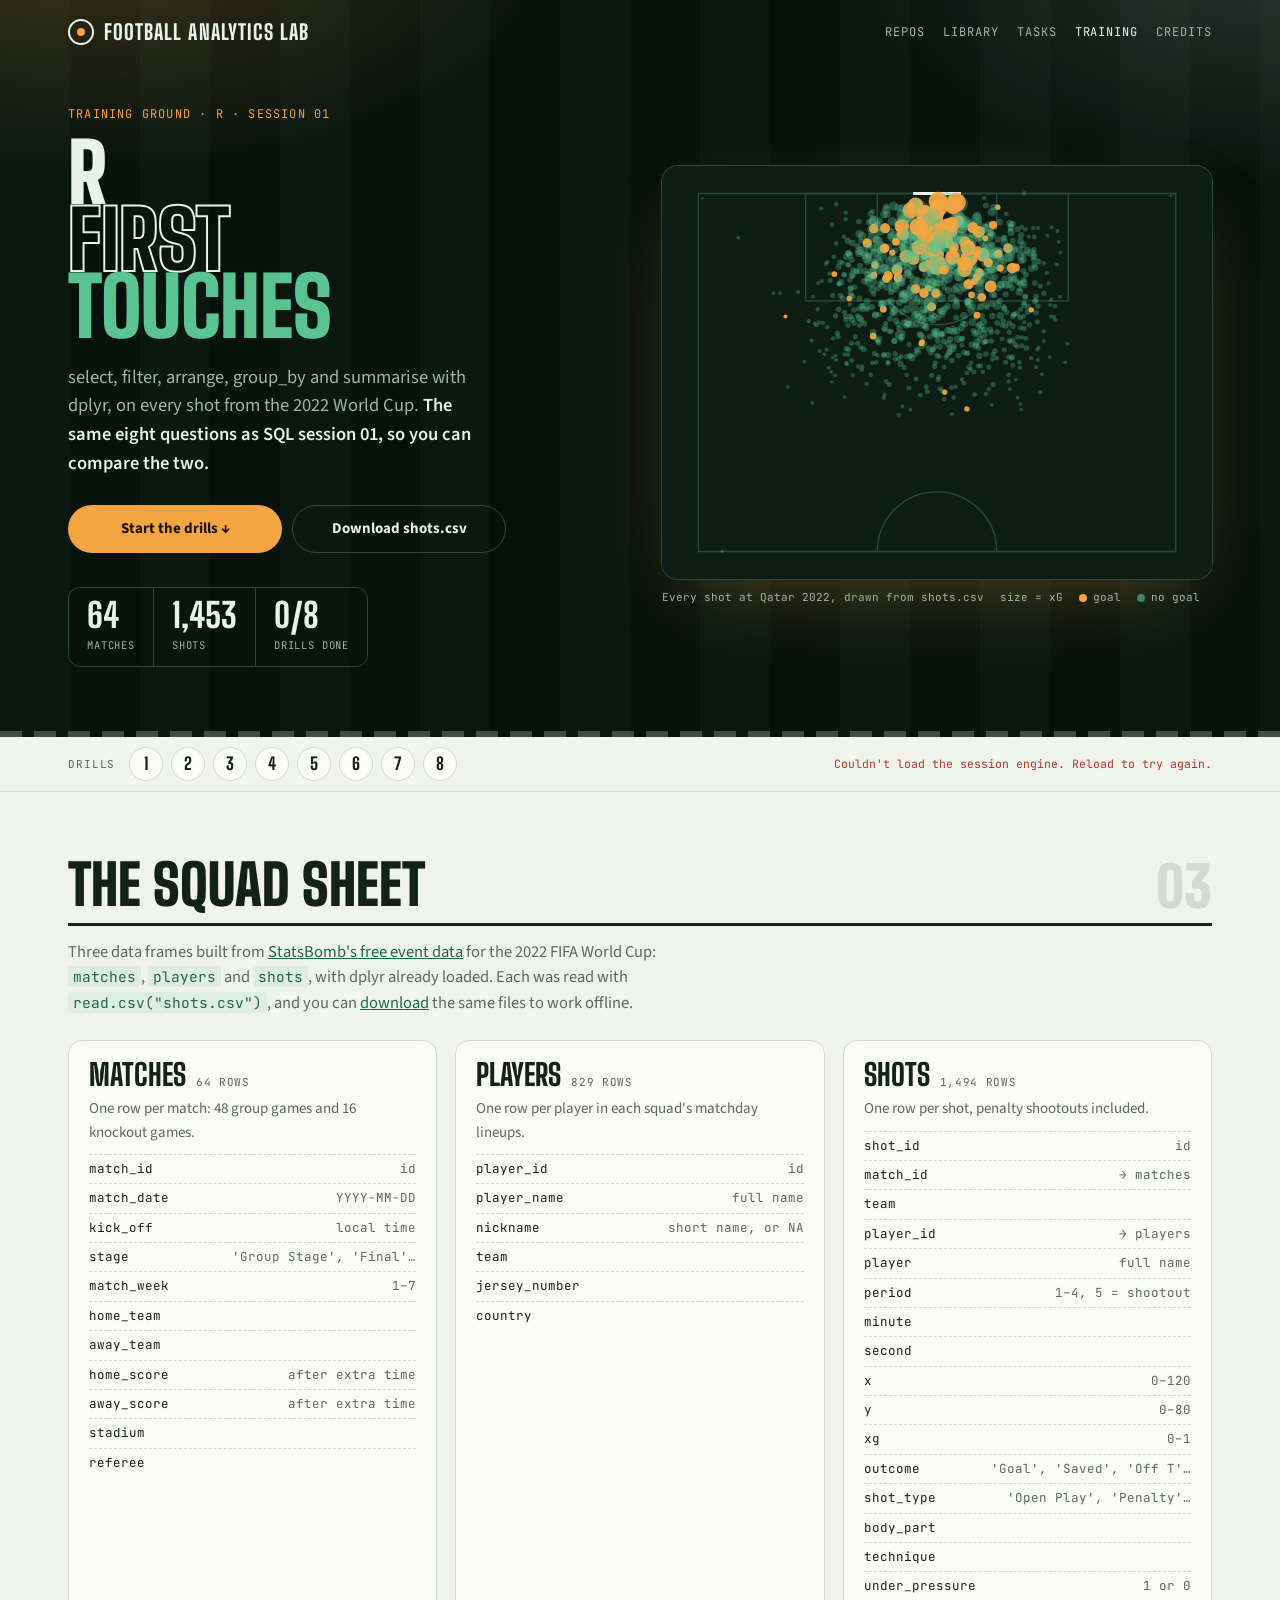
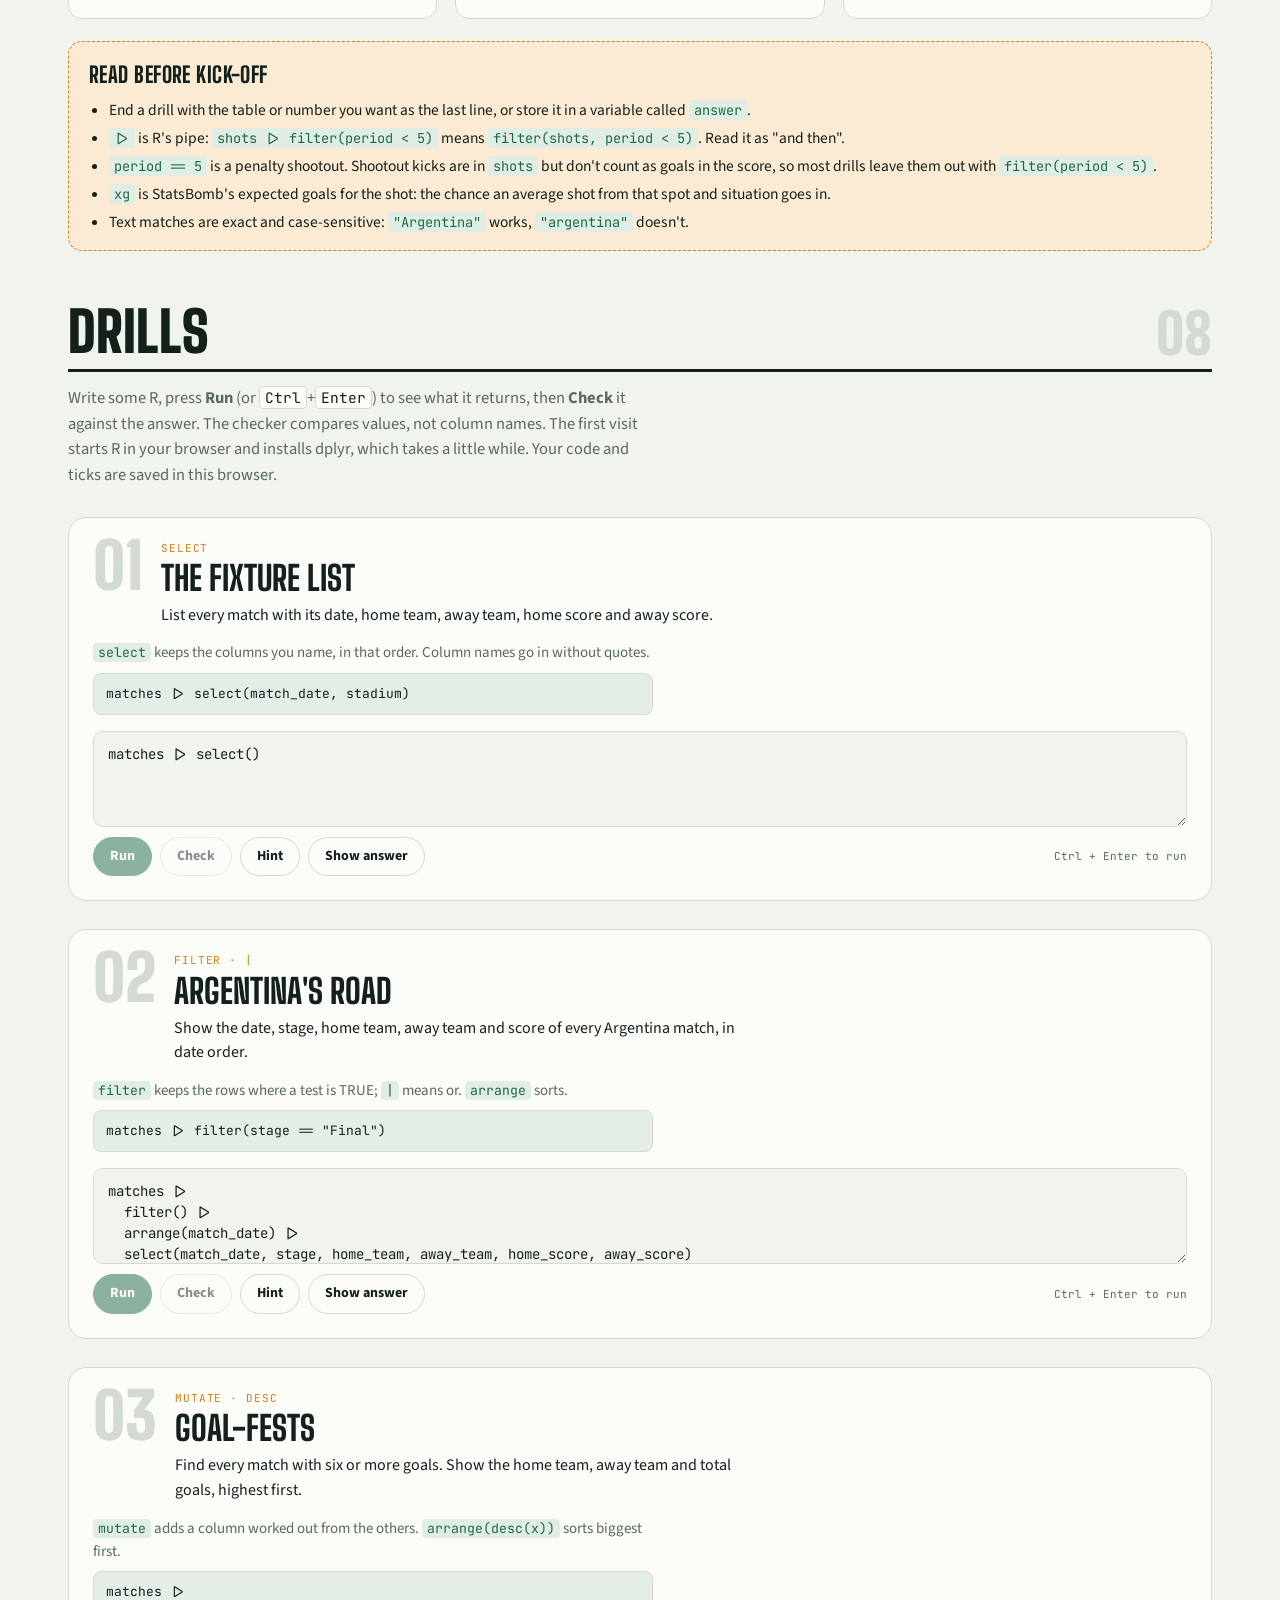
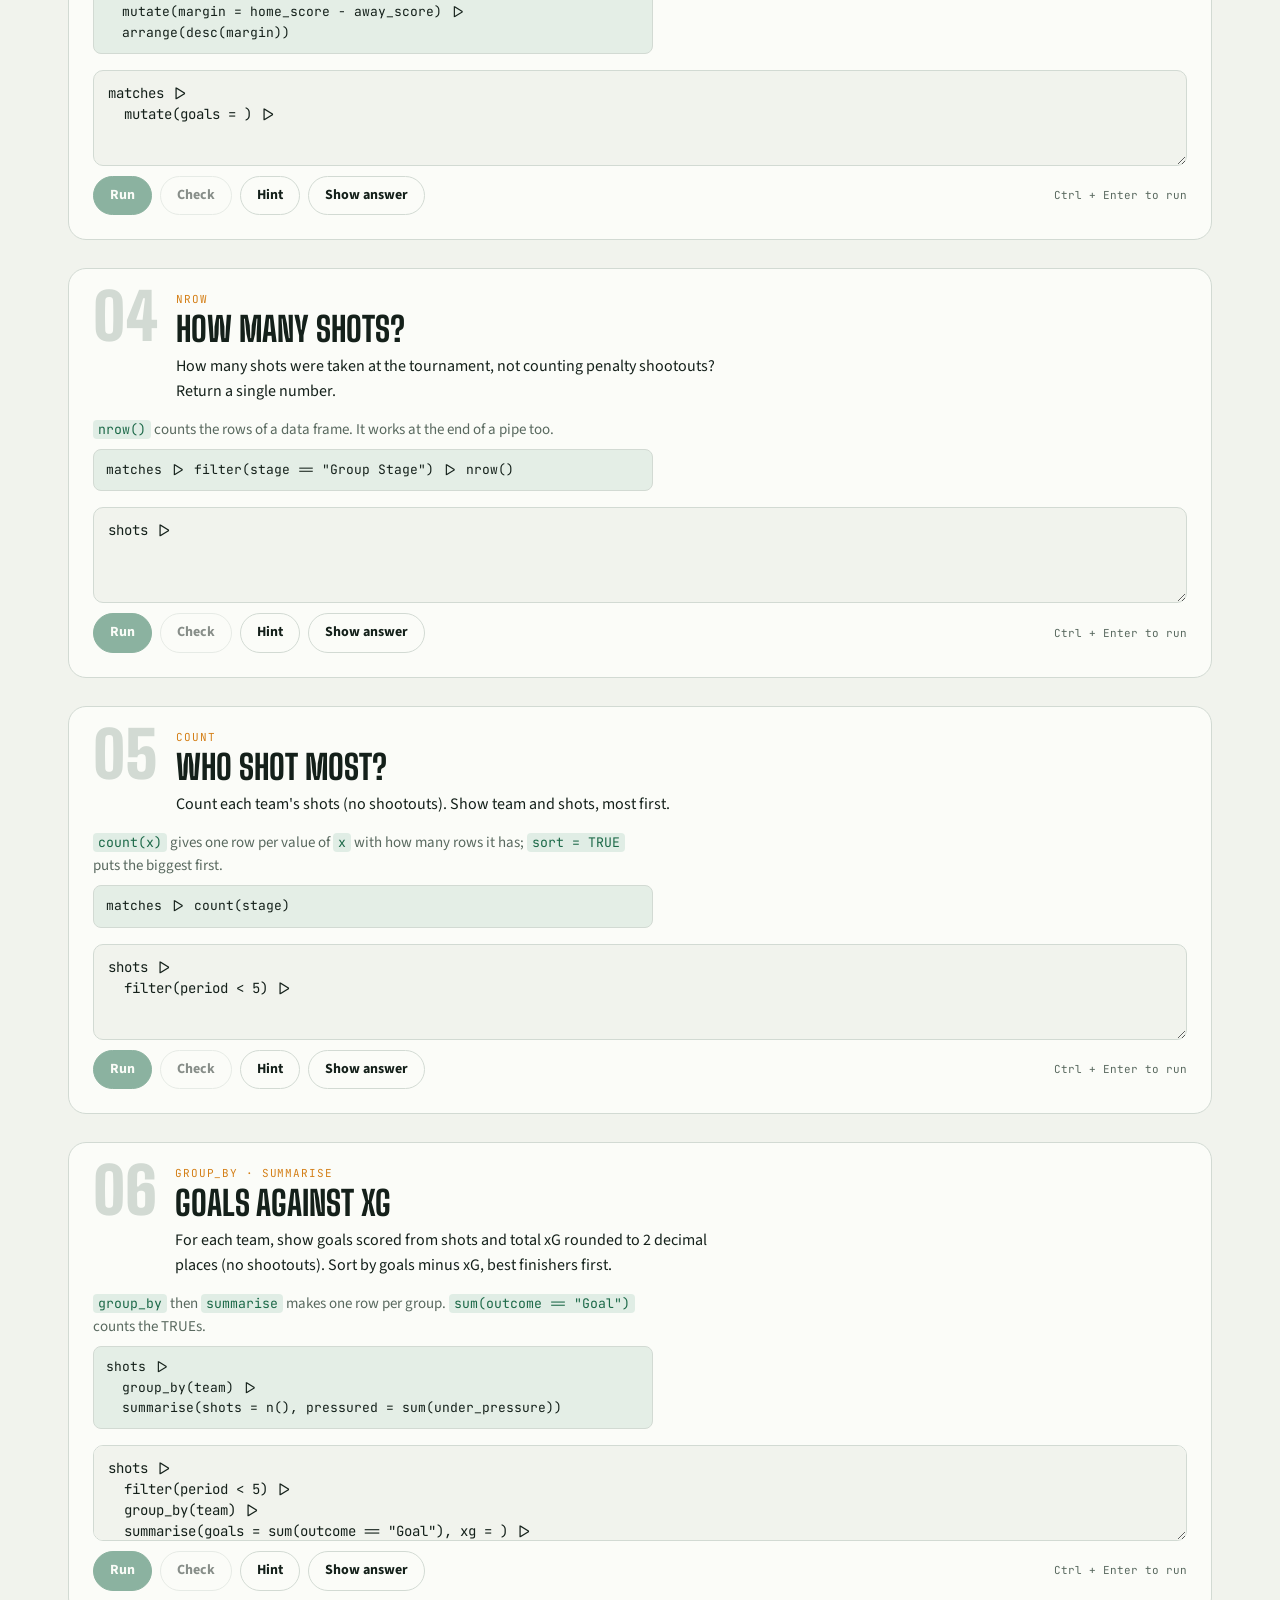
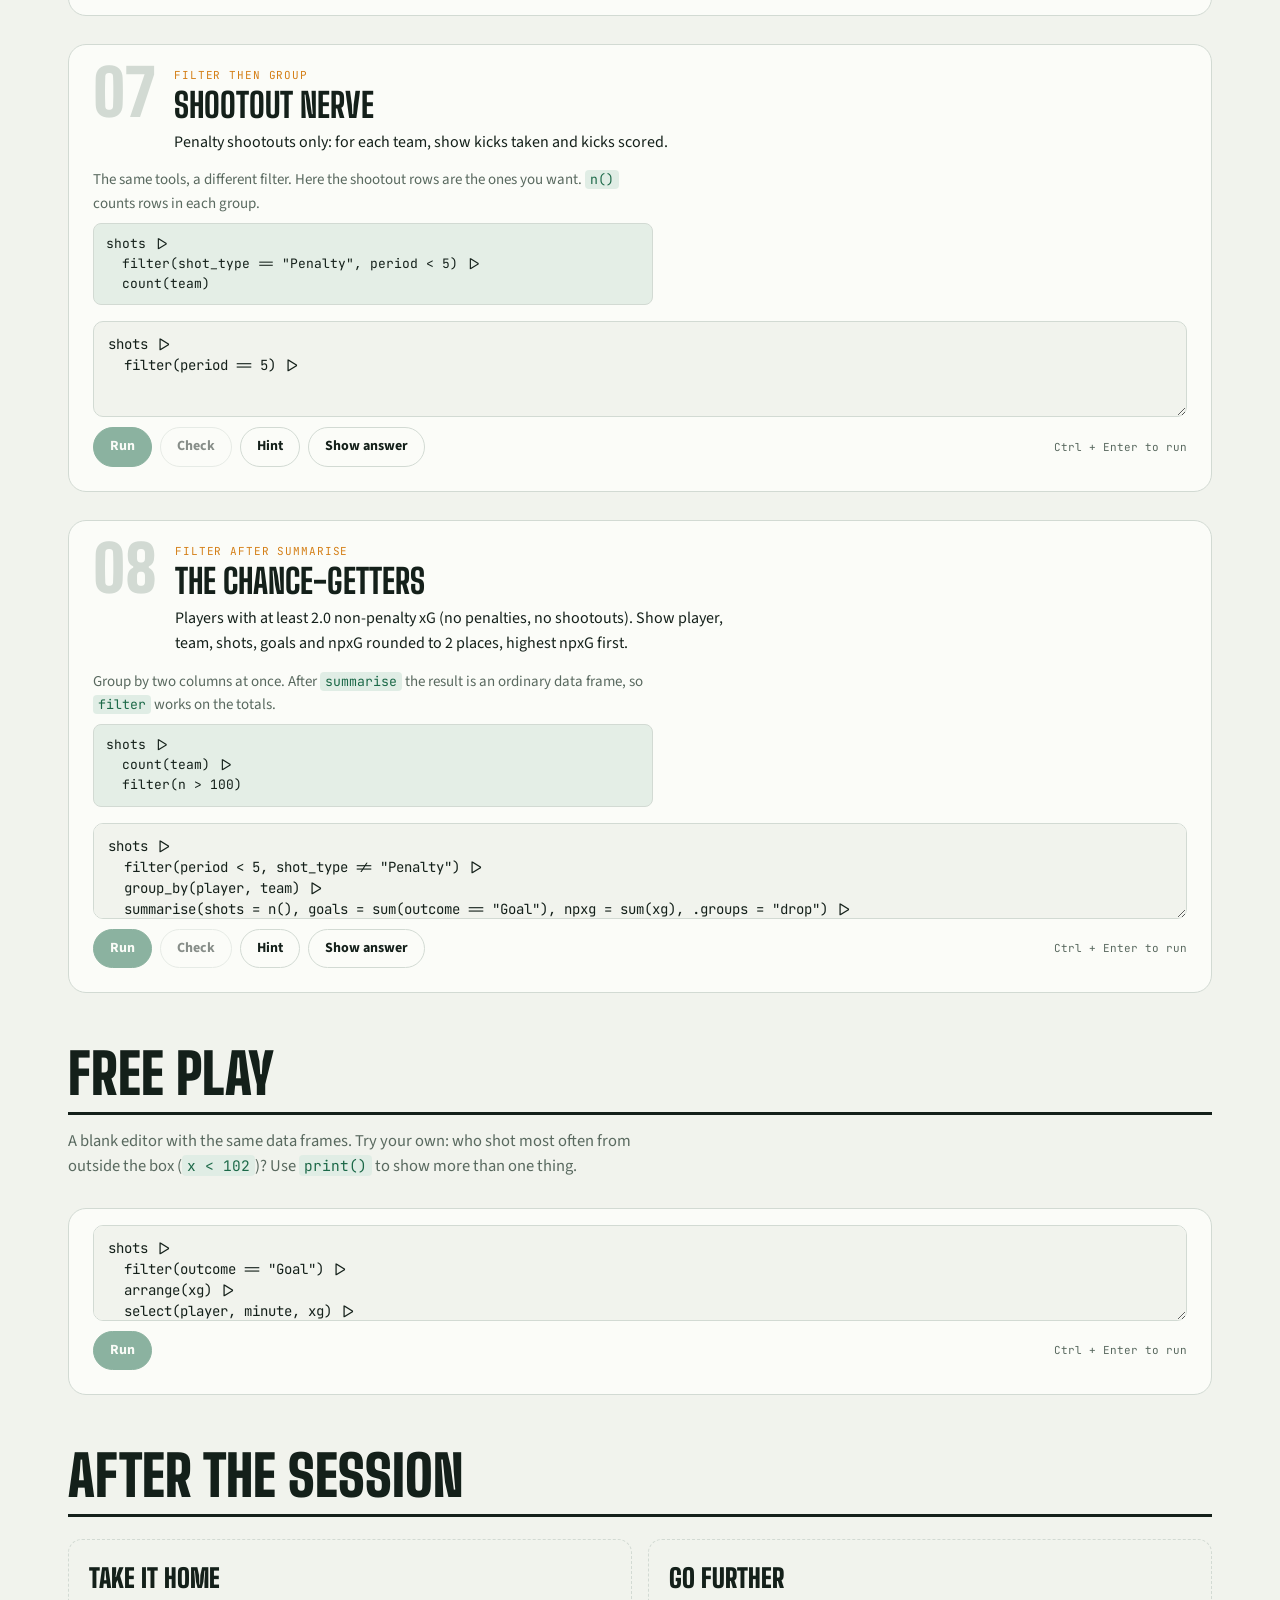
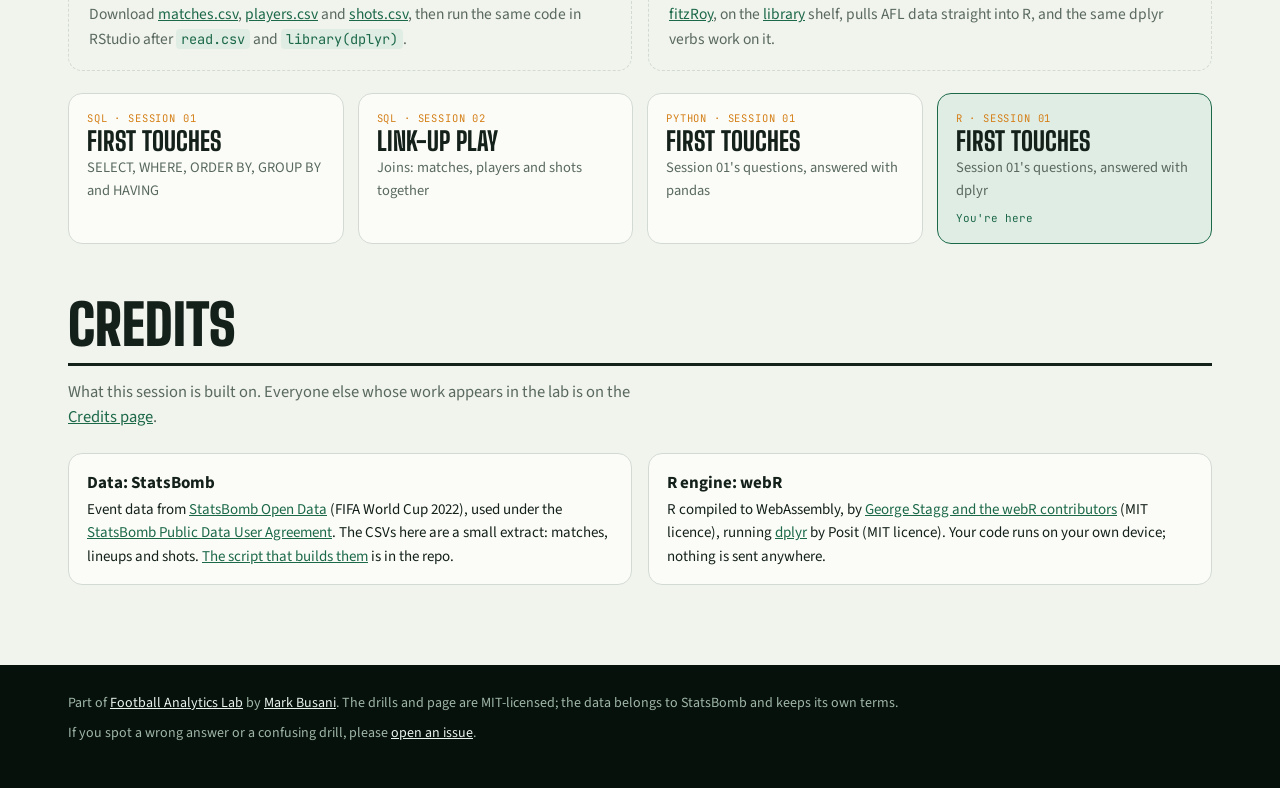
<file: training/r-01/index.html>
<!doctype html>
<html lang="en">
<head>
<meta charset="utf-8">
<meta name="viewport" content="width=device-width, initial-scale=1, viewport-fit=cover">
<meta name="description" content="R session 01 of the Football Analytics Lab training ground: selecting, filtering, sorting and grouping 2022 World Cup shots with dplyr, run in the browser.">
<title>R Session 01 · Football Analytics Lab</title>
<link rel="preconnect" href="https://fonts.googleapis.com">
<link rel="preconnect" href="https://fonts.gstatic.com" crossorigin>
<link rel="stylesheet" href="https://fonts.googleapis.com/css2?family=Big+Shoulders+Display:wght@600;800;900&family=Source+Sans+3:wght@400;500;600;700&family=JetBrains+Mono:wght@400;500&display=swap">
<link rel="stylesheet" href="../assets/session.css">
<script src="../../assets/site.js"></script>
</head>
<body>

<header class="hero">
  <nav class="top" data-root="../../" data-current="training"></nav>
  <div class="wrap hero-grid">
    <div>
      <div class="eyebrow">Training ground · R · Session 01</div>
      <h1>R<span class="l2">First</span><span class="l3">Touches</span></h1>
      <p class="lede">select, filter, arrange, group_by and summarise with dplyr, on every shot from the 2022 World Cup. <b>The same eight questions as SQL session 01, so you can compare the two.</b></p>
      <div class="cta">
        <a class="go" href="#drills">Start the drills ↓</a>
        <a class="gh" href="../data/shots.csv" download>Download shots.csv</a>
      </div>
      <div class="scoreboard" aria-label="Session at a glance">
        <div><b id="n-matches">64</b><span>matches</span></div>
        <div><b id="n-shots">–</b><span>shots</span></div>
        <div><b id="n-done">0/8</b><span>drills done</span></div>
      </div>
    </div>
    <figure class="net">
      <canvas id="hero" role="img" aria-label="Shot map of every non-shootout shot at the 2022 World Cup, drawn from shots.csv"></canvas>
      <figcaption><span>Every shot at Qatar 2022, drawn from shots.csv</span><span>size = xG</span><span><i></i>goal</span><span><i class="miss"></i>no goal</span></figcaption>
    </figure>
  </div>
  <div class="touchline" aria-hidden="true"></div>
</header>

<nav class="bar" aria-label="Drills"><div class="wrap" id="bar">
  <span class="lbl">Drills</span>
  <span class="status" id="status" role="status">Loading…</span>
</div></nav>

<main><div class="wrap">
  <section id="data">
    <div class="sec-head"><h2>The squad sheet</h2><span class="count">03</span></div>
    <p class="sec-note">Three data frames built from <a href="https://github.com/statsbomb/open-data">StatsBomb's free event data</a> for the 2022 FIFA World Cup: <code>matches</code>, <code>players</code> and <code>shots</code>, with dplyr already loaded. Each was read with <code>read.csv("shots.csv")</code>, and you can <a href="../data/shots.csv" download>download</a> the same files to work offline.</p>
    <div class="tables" id="tables"></div>
    <div class="gotchas">
      <b>Read before kick-off</b>
      <ul>
        <li>End a drill with the table or number you want as the last line, or store it in a variable called <code>answer</code>.</li>
        <li><code>|&gt;</code> is R's pipe: <code>shots |&gt; filter(period &lt; 5)</code> means <code>filter(shots, period &lt; 5)</code>. Read it as "and then".</li>
        <li><code>period == 5</code> is a penalty shootout. Shootout kicks are in <code>shots</code> but don't count as goals in the score, so most drills leave them out with <code>filter(period &lt; 5)</code>.</li>
        <li><code>xg</code> is StatsBomb's expected goals for the shot: the chance an average shot from that spot and situation goes in.</li>
        <li>Text matches are exact and case-sensitive: <code>"Argentina"</code> works, <code>"argentina"</code> doesn't.</li>
      </ul>
    </div>
  </section>

  <section id="drills">
    <div class="sec-head"><h2>Drills</h2><span class="count">08</span></div>
    <p class="sec-note">Write some R, press <b>Run</b> (or <kbd>Ctrl</kbd>+<kbd>Enter</kbd>) to see what it returns, then <b>Check</b> it against the answer. The checker compares values, not column names. The first visit starts R in your browser and installs dplyr, which takes a little while. Your code and ticks are saved in this browser.</p>
    <div id="drill-list"></div>
  </section>

  <section id="free">
    <div class="sec-head"><h2>Free play</h2></div>
    <p class="sec-note">A blank editor with the same data frames. Try your own: who shot most often from outside the box (<code>x &lt; 102</code>)? Use <code>print()</code> to show more than one thing.</p>
    <div class="drill" id="scratch"></div>
  </section>

  <section id="next">
    <div class="sec-head"><h2>After the session</h2></div>
    <div class="next">
      <div><b>Take it home</b><span>Download <a href="../data/matches.csv" download>matches.csv</a>, <a href="../data/players.csv" download>players.csv</a> and <a href="../data/shots.csv" download>shots.csv</a>, then run the same code in RStudio after <code>read.csv</code> and <code>library(dplyr)</code>.</span></div>
      <div><b>Go further</b><span><a href="https://jimmyday12.github.io/fitzRoy/">fitzRoy</a>, on the <a href="../../library/">library</a> shelf, pulls AFL data straight into R, and the same dplyr verbs work on it.</span></div>
    </div>
    <div class="sessions" id="sessions"></div>
  </section>

  <section id="credits">
    <div class="sec-head"><h2>Credits</h2></div>
    <p class="sec-note">What this session is built on. Everyone else whose work appears in the lab is on the <a href="../../credits/">Credits page</a>.</p>
    <div class="credits">
      <div><b>Data: StatsBomb</b>Event data from <a href="https://github.com/statsbomb/open-data">StatsBomb Open Data</a> (FIFA World Cup 2022), used under the <a href="https://github.com/statsbomb/open-data/blob/master/LICENSE.pdf">StatsBomb Public Data User Agreement</a>. The CSVs here are a small extract: matches, lineups and shots. <a href="https://github.com/mbusani/football-analytics-lab/blob/main/training/data/build_wc2022.py">The script that builds them</a> is in the repo.</div>
      <div><b>R engine: webR</b>R compiled to WebAssembly, by <a href="https://github.com/r-wasm/webr">George Stagg and the webR contributors</a> (MIT licence), running <a href="https://dplyr.tidyverse.org/">dplyr</a> by Posit (MIT licence). Your code runs on your own device; nothing is sent anywhere.</div>
    </div>
  </section>
</div></main>

<footer><div class="wrap">
  <span>Part of <a href="../../">Football Analytics Lab</a> by <a href="https://github.com/mbusani">Mark Busani</a>. The drills and page are MIT-licensed; the data belongs to StatsBomb and keeps its own terms.</span>
  <span>If you spot a wrong answer or a confusing drill, please <a href="https://github.com/mbusani/football-analytics-lab/issues">open an issue</a>.</span>
</div></footer>

<script src="../assets/session.js"></script>
<script src="../assets/r-engine.js"></script>
<script>
/* ---------- the drills (fields are described in ../assets/session.js) ----------
   Same questions as SQL session 01, answered with dplyr. */
const DRILLS = [
  {title:"The fixture list", concept:"select", ordered:false,
   task:"List every match with its date, home team, away team, home score and away score.",
   teach:"<code>select</code> keeps the columns you name, in that order. Column names go in without quotes.",
   eg:"matches |> select(match_date, stadium)",
   start:"matches |> select()",
   hint:"<code>select(match_date, home_team, away_team, home_score, away_score)</code>",
   sol:"matches |> select(match_date, home_team, away_team, home_score, away_score)"},
  {title:"Argentina's road", concept:"filter · |", ordered:true,
   task:"Show the date, stage, home team, away team and score of every Argentina match, in date order.",
   teach:"<code>filter</code> keeps the rows where a test is TRUE; <code>|</code> means or. <code>arrange</code> sorts.",
   eg:'matches |> filter(stage == "Final")',
   start:"matches |>\n  filter() |>\n  arrange(match_date) |>\n  select(match_date, stage, home_team, away_team, home_score, away_score)",
   hint:'Argentina could be home or away: <code>filter(home_team == "Argentina" | away_team == "Argentina")</code>.',
   sol:'matches |>\n  filter(home_team == "Argentina" | away_team == "Argentina") |>\n  arrange(match_date) |>\n  select(match_date, stage, home_team, away_team, home_score, away_score)'},
  {title:"Goal-fests", concept:"mutate · desc", ordered:false, desc: r => r[2],
   task:"Find every match with six or more goals. Show the home team, away team and total goals, highest first.",
   teach:"<code>mutate</code> adds a column worked out from the others. <code>arrange(desc(x))</code> sorts biggest first.",
   eg:"matches |>\n  mutate(margin = home_score - away_score) |>\n  arrange(desc(margin))",
   start:"matches |>\n  mutate(goals = ) |>\n",
   hint:"<code>goals = home_score + away_score</code>, then <code>filter(goals &gt;= 6)</code>, <code>arrange(desc(goals))</code> and <code>select(home_team, away_team, goals)</code>.",
   sol:"matches |>\n  mutate(goals = home_score + away_score) |>\n  filter(goals >= 6) |>\n  arrange(desc(goals)) |>\n  select(home_team, away_team, goals)"},
  {title:"How many shots?", concept:"nrow", ordered:true,
   task:"How many shots were taken at the tournament, not counting penalty shootouts? Return a single number.",
   teach:"<code>nrow()</code> counts the rows of a data frame. It works at the end of a pipe too.",
   eg:'matches |> filter(stage == "Group Stage") |> nrow()',
   start:"shots |>\n",
   hint:"Shootouts are <code>period == 5</code>, so <code>filter(period &lt; 5) |&gt; nrow()</code>.",
   sol:"shots |> filter(period < 5) |> nrow()"},
  {title:"Who shot most?", concept:"count", ordered:false, desc: r => r[1],
   task:"Count each team's shots (no shootouts). Show team and shots, most first.",
   teach:"<code>count(x)</code> gives one row per value of <code>x</code> with how many rows it has; <code>sort = TRUE</code> puts the biggest first.",
   eg:"matches |> count(stage)",
   start:"shots |>\n  filter(period < 5) |>\n",
   hint:"<code>count(team, sort = TRUE)</code>",
   sol:"shots |>\n  filter(period < 5) |>\n  count(team, sort = TRUE)"},
  {title:"Goals against xG", concept:"group_by · summarise", ordered:false, desc: r => r[1] - r[2],
   task:"For each team, show goals scored from shots and total xG rounded to 2 decimal places (no shootouts). Sort by goals minus xG, best finishers first.",
   teach:"<code>group_by</code> then <code>summarise</code> makes one row per group. <code>sum(outcome == \"Goal\")</code> counts the TRUEs.",
   eg:"shots |>\n  group_by(team) |>\n  summarise(shots = n(), pressured = sum(under_pressure))",
   start:'shots |>\n  filter(period < 5) |>\n  group_by(team) |>\n  summarise(goals = sum(outcome == "Goal"), xg = ) |>\n',
   hint:"<code>xg = round(sum(xg), 2)</code>, then <code>arrange(desc(goals - xg))</code>.",
   sol:'shots |>\n  filter(period < 5) |>\n  group_by(team) |>\n  summarise(goals = sum(outcome == "Goal"), xg = round(sum(xg), 2)) |>\n  arrange(desc(goals - xg))'},
  {title:"Shootout nerve", concept:"Filter then group", ordered:false,
   task:"Penalty shootouts only: for each team, show kicks taken and kicks scored.",
   teach:"The same tools, a different filter. Here the shootout rows are the ones you want. <code>n()</code> counts rows in each group.",
   eg:'shots |>\n  filter(shot_type == "Penalty", period < 5) |>\n  count(team)',
   start:"shots |>\n  filter(period == 5) |>\n",
   hint:'<code>group_by(team) |&gt; summarise(taken = n(), scored = sum(outcome == "Goal"))</code>',
   sol:'shots |>\n  filter(period == 5) |>\n  group_by(team) |>\n  summarise(taken = n(), scored = sum(outcome == "Goal"))'},
  {title:"The chance-getters", concept:"Filter after summarise", ordered:false, desc: r => r[4],
   task:"Players with at least 2.0 non-penalty xG (no penalties, no shootouts). Show player, team, shots, goals and npxG rounded to 2 places, highest npxG first.",
   teach:"Group by two columns at once. After <code>summarise</code> the result is an ordinary data frame, so <code>filter</code> works on the totals.",
   eg:"shots |>\n  count(team) |>\n  filter(n > 100)",
   start:'shots |>\n  filter(period < 5, shot_type != "Penalty") |>\n  group_by(player, team) |>\n  summarise(shots = n(), goals = sum(outcome == "Goal"), npxg = sum(xg), .groups = "drop") |>\n',
   hint:"<code>filter(npxg &gt;= 2) |&gt; mutate(npxg = round(npxg, 2)) |&gt; arrange(desc(npxg))</code>",
   sol:'shots |>\n  filter(period < 5, shot_type != "Penalty") |>\n  group_by(player, team) |>\n  summarise(shots = n(), goals = sum(outcome == "Goal"), npxg = sum(xg), .groups = "drop") |>\n  filter(npxg >= 2) |>\n  mutate(npxg = round(npxg, 2)) |>\n  arrange(desc(npxg))'}
];

FAL.TABLES.players.cols.nickname = "short name, or NA";   // read.csv reads a missing nickname as NA
FAL.squadSheet();
FAL.sessions("r-01");
FAL.session({
  key: "fal-r-01", drills: DRILLS, engine: FAL.rEngine(), missing: "NA",
  free: 'shots |>\n  filter(outcome == "Goal") |>\n  arrange(xg) |>\n  select(player, minute, xg) |>\n  head(10)',
  orderTip: "The right rows, but not in the order the drill asks for. Check your arrange."
});
</script>
</body>
</html>
</file>
<file: assets/site.css>
/* Shared by every page of the lab: colours, type, the night hero and the top menu.
   A page's own <style> comes after this file, so it can override anything here. */
:root{
  --bg:#f1f3ed; --surface:#fbfcf8; --fg:#14201a; --muted:#59695f; --line:#d2dad3;
  --turf:#1c6948; --turf-soft:#e0ede5; --amber:#d47f17; --amber-soft:#fbebd4;
  --pitch:#e4eee6; --pline:#a3bfaf;
  --night:#07110c; --night-2:#0d1d15; --chalk:#e9f2ec; --chalk-dim:#9fb6a8; --flood:#f2a541; --grass:#5bc391; --nline:#2c4a3b;
  --display:"Big Shoulders Display","Arial Narrow",Impact,sans-serif;
  --body:"Source Sans 3","Segoe UI",system-ui,sans-serif;
  --mono:"JetBrains Mono",ui-monospace,Menlo,Consolas,monospace;
}
@media (prefers-color-scheme: dark){:root:not([data-theme="light"]){
  --bg:#0c130f; --surface:#131c17; --fg:#e2eae4; --muted:#93a399; --line:#25312a;
  --turf:#5bc391; --turf-soft:#17281e; --amber:#f2a541; --amber-soft:#30251a;
  --pitch:#11201a; --pline:#2f4b3d; color-scheme:dark}}
:root[data-theme="dark"]{
  --bg:#0c130f; --surface:#131c17; --fg:#e2eae4; --muted:#93a399; --line:#25312a;
  --turf:#5bc391; --turf-soft:#17281e; --amber:#f2a541; --amber-soft:#30251a;
  --pitch:#11201a; --pline:#2f4b3d; color-scheme:dark}
*{box-sizing:border-box}
body{background:var(--bg);color:var(--fg);font-family:var(--body);font-size:16px;line-height:1.55}
.wrap{max-width:1180px;margin:0 auto;padding-left:max(18px,env(safe-area-inset-left,0px));padding-right:max(18px,env(safe-area-inset-right,0px))}
a{color:var(--turf)}
a:focus-visible,button:focus-visible,input:focus-visible{outline:2px solid var(--amber);outline-offset:2px}
html{scroll-behavior:smooth}
.eyebrow{font-family:var(--mono);font-size:12px;letter-spacing:.1em;text-transform:uppercase}
.hero{position:relative;background:var(--night);color:var(--chalk);overflow:hidden;padding-top:env(safe-area-inset-top,0px)}
.hero::before{content:"";position:absolute;inset:0;pointer-events:none;
  background:
    radial-gradient(60% 55% at 8% -10%, rgba(242,165,65,.22), transparent 60%),
    radial-gradient(55% 50% at 100% -5%, rgba(233,242,236,.14), transparent 60%),
    repeating-linear-gradient(90deg, rgba(91,195,145,.035) 0 70px, transparent 70px 140px);}
nav.top{position:relative;z-index:2}
nav.top .wrap{display:flex;align-items:center;gap:18px;padding-block:16px;flex-wrap:wrap}
.brand{display:flex;align-items:center;gap:10px;font-family:var(--display);font-weight:800;font-size:21px;letter-spacing:.05em;text-transform:uppercase;color:var(--chalk);text-decoration:none}
.brand i{width:26px;height:26px;border-radius:50%;border:2px solid var(--chalk);position:relative;display:inline-block}
.brand i::after{content:"";position:absolute;inset:7px;border-radius:50%;background:var(--flood)}
nav.top .sp{flex:1}
nav.top a.lnk{font-family:var(--mono);font-size:12px;color:var(--chalk-dim);text-decoration:none;text-transform:uppercase;letter-spacing:.08em}
nav.top a.lnk:hover,nav.top a.lnk[aria-current]{color:var(--chalk)}
.hero-grid{position:relative;z-index:1;display:grid;grid-template-columns:minmax(0,1fr) minmax(0,1.15fr);gap:44px;align-items:center;padding-block:40px 64px}
.hero .eyebrow{color:var(--flood)}
h1{font-family:var(--display);font-weight:900;font-size:clamp(48px,6.4vw,96px);line-height:.82;margin:16px 0 22px;text-transform:uppercase;letter-spacing:-.005em}
h1 .l2{display:block;-webkit-text-stroke:2px var(--chalk);color:transparent}
h1 .l3{display:block;color:var(--grass)}
.lede{max-width:46ch;color:var(--chalk-dim);margin:0;font-size:18.5px}
.lede b{color:var(--chalk);font-weight:600}
.lede{display:grid}
.lede>span{grid-area:1/1}
.lede .sizer{visibility:hidden}
.cta a{width:214px;justify-content:center}
.cta{display:flex;flex-wrap:wrap;gap:10px;margin-top:28px}
.cta a{display:inline-flex;align-items:center;gap:8px;font-weight:700;font-size:15px;padding:11px 18px;border-radius:999px;text-decoration:none}
.cta .go{background:var(--flood);color:#1a1205}
.cta .go:hover{filter:brightness(1.08)}
.cta .gh{border:1.5px solid var(--nline);color:var(--chalk)}
.cta .gh:hover{border-color:var(--chalk)}
.scoreboard{display:flex;gap:0;margin-top:34px;border:1px solid var(--nline);border-radius:12px;overflow:hidden;width:fit-content;max-width:100%}
.scoreboard div{padding:10px 18px;border-right:1px solid var(--nline);background:rgba(7,17,12,.6)}
.scoreboard div:last-child{border-right:0}
.scoreboard b{display:block;font-family:var(--display);font-weight:800;font-size:34px;line-height:1;color:var(--chalk);font-variant-numeric:tabular-nums}
.scoreboard span{font-family:var(--mono);font-size:10.5px;text-transform:uppercase;letter-spacing:.08em;color:var(--chalk-dim)}
figure.net{margin:0;min-width:0;position:relative}
figure.net canvas{display:block;width:100%;aspect-ratio:105/68;border-radius:16px;background:var(--night-2);box-shadow:0 0 0 1px var(--nline),0 30px 80px -30px rgba(242,165,65,.35)}
figure.net figcaption{font-family:var(--mono);font-size:11px;color:var(--chalk-dim);margin-top:10px;display:flex;flex-wrap:wrap;gap:4px 16px}
figure.net figcaption i{display:inline-block;width:8px;height:8px;border-radius:50%;background:var(--flood);margin-right:6px;vertical-align:middle}
.touchline{height:6px;background:repeating-linear-gradient(90deg,var(--chalk) 0 22px,transparent 22px 34px);opacity:.25}
#list{scroll-margin-top:72px}
/* Filter bar */
.bar{position:sticky;top:0;z-index:5;background:var(--bg);border-bottom:1px solid var(--line)}
main .wrap{padding-block:12px 72px}
section{margin-top:44px}
.sec-head{display:flex;align-items:center;gap:16px;padding-bottom:12px;border-bottom:2px solid var(--fg)}
.sec-head h2{font-family:var(--display);font-weight:800;font-size:clamp(28px,4vw,38px);line-height:1;text-transform:uppercase;margin:0;letter-spacing:.01em}
.sec-head .count{margin-left:auto;font-family:var(--display);font-weight:800;font-size:38px;line-height:1;color:var(--line)}
.sec-note{color:var(--muted);font-size:15px;margin:10px 0 0;max-width:70ch}
footer{border-top:1px solid var(--line);color:var(--muted);font-size:13px}
footer .wrap{padding-block:22px 44px}
@media (max-width:900px){.hero-grid{grid-template-columns:1fr;gap:30px;padding-block:24px 44px}}
@media (max-width:480px){.scoreboard div{padding:8px 12px}.scoreboard b{font-size:28px}h1 .l2{-webkit-text-stroke:1.5px var(--chalk)}}
html,body{margin:0}
.people{display:grid;grid-template-columns:repeat(auto-fit,minmax(260px,1fr));gap:16px;margin-top:22px}
.person{display:flex;gap:14px;align-items:center;padding:16px 18px;border:1px solid var(--line);border-radius:14px;background:var(--surface)}
.person img{width:52px;height:52px;border-radius:50%;background:var(--pitch);flex:none}
.person b{display:block;font-size:17px}
.person span{font-size:14px;color:var(--muted)}
@media (prefers-reduced-motion:reduce){html{scroll-behavior:auto}}
</file>
<file: assets/site-big.css>
/* The bigger section headings and night footer, for pages that load them after site.css */
main .wrap{padding-block:12px 80px}
section{margin-top:56px}
.sec-head{display:flex;align-items:flex-end;gap:16px;padding-bottom:12px;border-bottom:3px solid var(--fg)}
.sec-head h2{letter-spacing:normal;font-family:var(--display);font-weight:900;font-size:clamp(36px,5vw,56px);line-height:.9;text-transform:uppercase;margin:0}
.sec-head .count{margin-left:auto;font-family:var(--display);font-weight:900;font-size:56px;line-height:.85;color:var(--line)}
.sec-note{color:var(--muted);margin:14px 0 0;max-width:74ch;font-size:16.5px}
footer{border-top:0;background:var(--night);color:var(--chalk-dim);font-size:14px}
footer .wrap{padding-block:28px calc(44px + env(safe-area-inset-bottom,0px));display:flex;flex-direction:column;gap:8px}
footer a{color:var(--chalk)}
</file>
<file: training/assets/session.css>
@import "../../assets/site.css";
@import "../../assets/site-big.css";
/* Shared styles for every training-ground session page (training/<session>/index.html).
   Layout: a training session. Night hero (shared with the lab) whose figure is a real shot map drawn from the data,
   then the squad sheet (the three tables), eight drills that each run and check code in the browser, and free play. */
/* Red for wrong answers: the one colour only the training sessions need */
:root{--bad:#b4372b;--bad-soft:#f8e1dd}
@media (prefers-color-scheme: dark){:root:not([data-theme="light"]){--bad:#f08a7e;--bad-soft:#3a1d19}}
:root[data-theme="dark"]{--bad:#f08a7e;--bad-soft:#3a1d19}
:focus-visible{outline:2px solid var(--amber);outline-offset:2px}
code,kbd{font-family:var(--mono);font-size:.88em;background:var(--turf-soft);color:var(--turf);padding:1px 5px;border-radius:4px}
kbd{background:var(--surface);color:var(--fg);border:1px solid var(--line)}
/* Sessions give the hero's two columns equal width; on narrow screens site.css stacks them */
@media (min-width:901px){.hero-grid{grid-template-columns:minmax(0,1fr) minmax(0,1fr)}}
.lede{display:block}
.cta a{display:inline-flex;align-items:center;justify-content:center;gap:8px;width:214px;font-weight:700;font-size:15px;padding:11px 18px;border-radius:999px;text-decoration:none}
figure.net canvas{display:block;width:100%;aspect-ratio:4/3;border-radius:16px;background:var(--night-2);box-shadow:0 0 0 1px var(--nline),0 30px 80px -30px rgba(242,165,65,.35)}
figure.net figcaption i.miss{background:var(--grass);opacity:.6}
.bar .wrap{display:flex;align-items:center;gap:8px;padding-block:10px;overflow-x:auto;scrollbar-width:thin}
.bar .lbl{font-family:var(--mono);font-size:11px;text-transform:uppercase;letter-spacing:.08em;color:var(--muted);flex:none;margin-right:6px}
.bar a{flex:none;width:34px;height:34px;display:grid;place-items:center;border:1px solid var(--line);border-radius:50%;background:var(--surface);color:var(--fg);text-decoration:none;font-family:var(--display);font-weight:800;font-size:17px}
.bar a:hover{border-color:var(--turf)}
.bar a.done{background:var(--turf);border-color:var(--turf);color:var(--surface)}
.bar .status{margin-left:auto;flex:none;font-family:var(--mono);font-size:11.5px;color:var(--muted);padding-left:12px}
.bar .status.err{color:var(--bad)}
section{margin-top:56px;scroll-margin-top:64px}
/* Squad sheet: the tables */
.tables{display:grid;grid-template-columns:repeat(auto-fit,minmax(300px,1fr));gap:18px;margin-top:24px}
.tcard{background:var(--surface);border:1px solid var(--line);border-radius:14px;padding:18px 20px;min-width:0}
.tcard h3{font-family:var(--display);font-weight:800;font-size:30px;line-height:1;text-transform:uppercase;margin:0;display:flex;align-items:baseline;gap:10px}
.tcard h3 small{font-family:var(--mono);font-weight:400;font-size:11px;color:var(--muted);letter-spacing:.06em}
.tcard p{margin:8px 0 10px;font-size:15px;color:var(--muted)}
.cols{margin:0;padding:0;list-style:none;font-family:var(--mono);font-size:12.5px;display:grid;gap:1px}
.cols li{display:flex;gap:10px;padding:4px 0;border-top:1px dashed var(--line)}
.cols li span{flex:1;min-width:0;overflow-wrap:anywhere}
.cols li em{font-style:normal;color:var(--muted);flex:none}
.gotchas{margin:22px 0 0;padding:16px 20px;border:1.5px dashed var(--amber);border-radius:14px;background:var(--amber-soft)}
.gotchas b{font-family:var(--display);font-weight:800;font-size:22px;text-transform:uppercase;letter-spacing:.02em}
.gotchas ul{margin:6px 0 0;padding-left:20px;display:grid;gap:4px;font-size:15.5px}
/* Drills */
.drill{margin-top:28px;background:var(--surface);border:1px solid var(--line);border-radius:18px;overflow:hidden;scroll-margin-top:64px}
.drill.done{border-color:var(--turf)}
.dhead{display:grid;grid-template-columns:auto minmax(0,1fr);gap:4px 18px;padding:22px 24px 0}
.dnum{grid-row:span 3;font-family:var(--display);font-weight:900;font-size:64px;line-height:.8;color:var(--line)}
.drill.done .dnum{color:var(--turf)}
.dhead .concept{font-family:var(--mono);font-size:11px;text-transform:uppercase;letter-spacing:.08em;color:var(--amber)}
.dhead h3{font-family:var(--display);font-weight:800;font-size:clamp(26px,3vw,34px);line-height:1;text-transform:uppercase;margin:0}
.dhead p{margin:4px 0 0;max-width:72ch;font-size:16px}
.teach{margin:14px 24px 0;font-size:15px;color:var(--muted);max-width:80ch}
.teach pre{margin:8px 0 0}
pre{font-family:var(--mono);font-size:13px;background:var(--pitch);border:1px solid var(--line);border-radius:8px;padding:10px 12px;overflow-x:auto;white-space:pre;color:var(--fg)}
.editor{margin:16px 24px 0}
.editor textarea{display:block;width:100%;min-height:96px;resize:vertical;font-family:var(--mono);font-size:14px;line-height:1.5;padding:12px 14px;border-radius:10px;border:1px solid var(--line);background:var(--bg);color:var(--fg);tab-size:2}
.editor textarea:focus{border-color:var(--turf);outline:none;box-shadow:0 0 0 3px var(--turf-soft)}
.actions{display:flex;flex-wrap:wrap;gap:8px;align-items:center;margin-top:10px}
.actions button{font:inherit;font-weight:700;font-size:14px;padding:8px 16px;border-radius:999px;border:1.5px solid var(--line);background:transparent;color:var(--fg);cursor:pointer}
.actions button:hover{border-color:var(--turf)}
.actions button.run{background:var(--turf);border-color:var(--turf);color:var(--surface)}
.actions button.run:hover{filter:brightness(1.08)}
.actions button:disabled{opacity:.5;cursor:wait}
.actions .kb{font-family:var(--mono);font-size:11px;color:var(--muted);margin-left:auto}
.hint,.solution{margin:12px 24px 0;font-size:15px;padding:10px 14px;border-radius:10px;background:var(--turf-soft)}
.solution pre{margin:6px 0 0;background:var(--surface)}
.verdict{margin:12px 24px 0;padding:10px 14px;border-radius:10px;font-weight:600;font-size:15px}
.verdict.ok{background:var(--turf);color:var(--surface)}
.verdict.no{background:var(--bad-soft);color:var(--bad)}
.verdict.info{background:var(--pitch);color:var(--muted);font-weight:500}
.out{margin:12px 24px 0;overflow:auto;max-height:360px;border:1px solid var(--line);border-radius:10px}
.out:empty{display:none}
.out table{border-collapse:collapse;width:100%;font-family:var(--mono);font-size:12.5px;font-variant-numeric:tabular-nums}
.out th{position:sticky;top:0;background:var(--pitch);text-align:left;font-weight:500;color:var(--muted);padding:7px 12px;border-bottom:1px solid var(--line);white-space:nowrap}
.out td{padding:6px 12px;border-bottom:1px solid var(--line);white-space:nowrap}
.out td.n{text-align:right}
.out td.null{color:var(--muted);font-style:italic}
.out .meta{font-family:var(--mono);font-size:11px;color:var(--muted);padding:6px 12px;background:var(--pitch)}
.out .err{padding:10px 14px;color:var(--bad);font-family:var(--mono);font-size:13px;background:var(--bad-soft)}
.drill .pad{height:24px}
/* Credits */
.credits{display:grid;grid-template-columns:repeat(auto-fit,minmax(260px,1fr));gap:16px;margin-top:22px}
.credits div{padding:16px 18px;border:1px solid var(--line);border-radius:14px;background:var(--surface);font-size:15px}
.credits b{display:block;font-size:17px;margin-bottom:2px}
.next{display:grid;grid-template-columns:repeat(auto-fit,minmax(240px,1fr));gap:16px;margin-top:22px}
.next div{border:1.5px dashed var(--line);border-radius:14px;padding:18px 20px}
.next b{font-family:var(--display);font-weight:900;font-size:26px;text-transform:uppercase;display:block;margin-bottom:4px}
.next span{color:var(--muted);font-size:15.5px}
@media (max-width:560px){
  .dhead{grid-template-columns:1fr;padding:18px 16px 0}.dnum{grid-row:auto;font-size:44px}
  .teach,.editor,.hint,.solution,.verdict,.out{margin-left:16px;margin-right:16px}
  .actions .kb{display:none}
}
/* Printed output (print() in Python, cat() in R) shown above a result table */
.out pre.stdout{margin:0;border:0;border-radius:0;border-bottom:1px solid var(--line);background:var(--surface);white-space:pre-wrap}
/* All sessions strip */
.sessions{display:grid;grid-template-columns:repeat(auto-fit,minmax(220px,1fr));gap:14px;margin-top:22px}
.sess{display:flex;flex-direction:column;gap:2px;padding:16px 18px;border:1.5px solid var(--line);border-radius:14px;background:var(--surface);color:var(--fg);text-decoration:none}
a.sess:hover{border-color:var(--turf)}
.sess small{font-family:var(--mono);font-size:10.5px;text-transform:uppercase;letter-spacing:.08em;color:var(--amber)}
.sess b{font-family:var(--display);font-weight:800;font-size:26px;line-height:1.05;text-transform:uppercase}
.sess span{font-size:14.5px;color:var(--muted)}
.sess.here{border-color:var(--turf);background:var(--turf-soft)}
.sess em{font-style:normal;font-family:var(--mono);font-size:11px;color:var(--turf);margin-top:6px}
</file>
